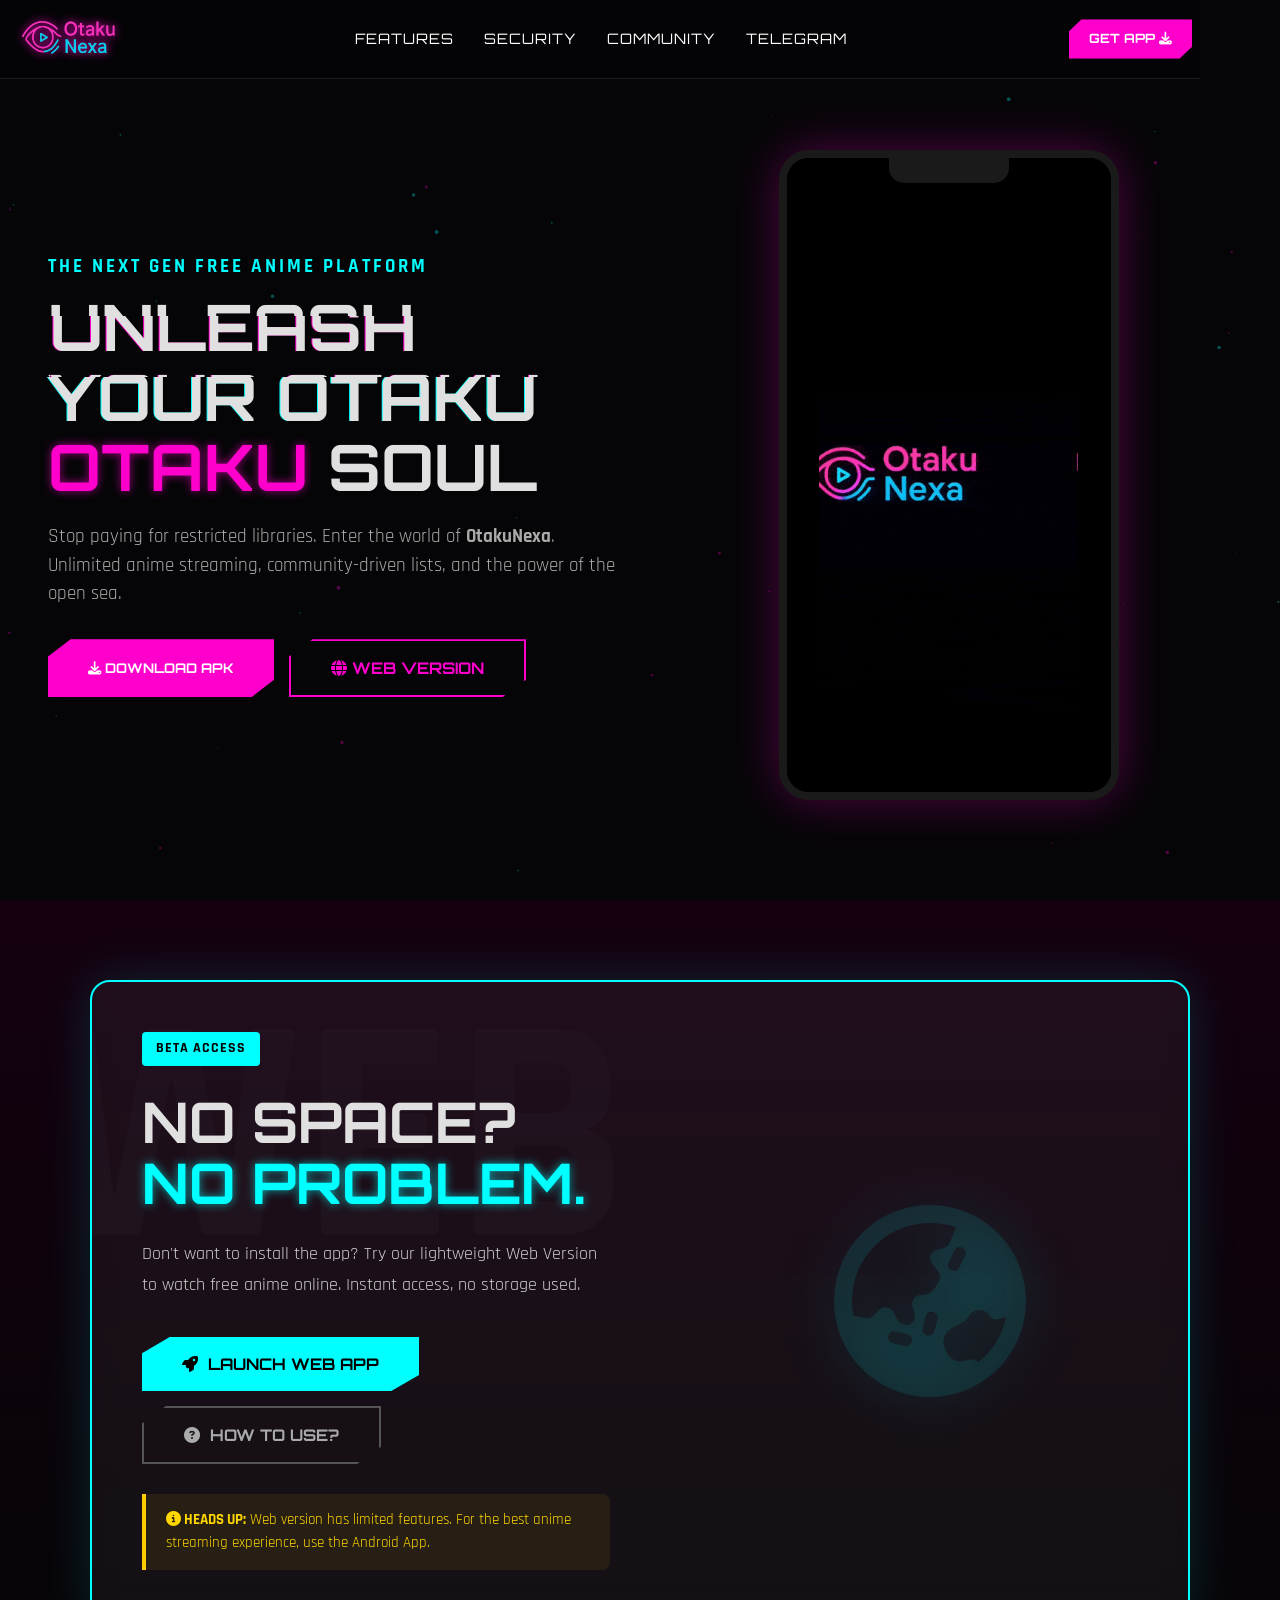
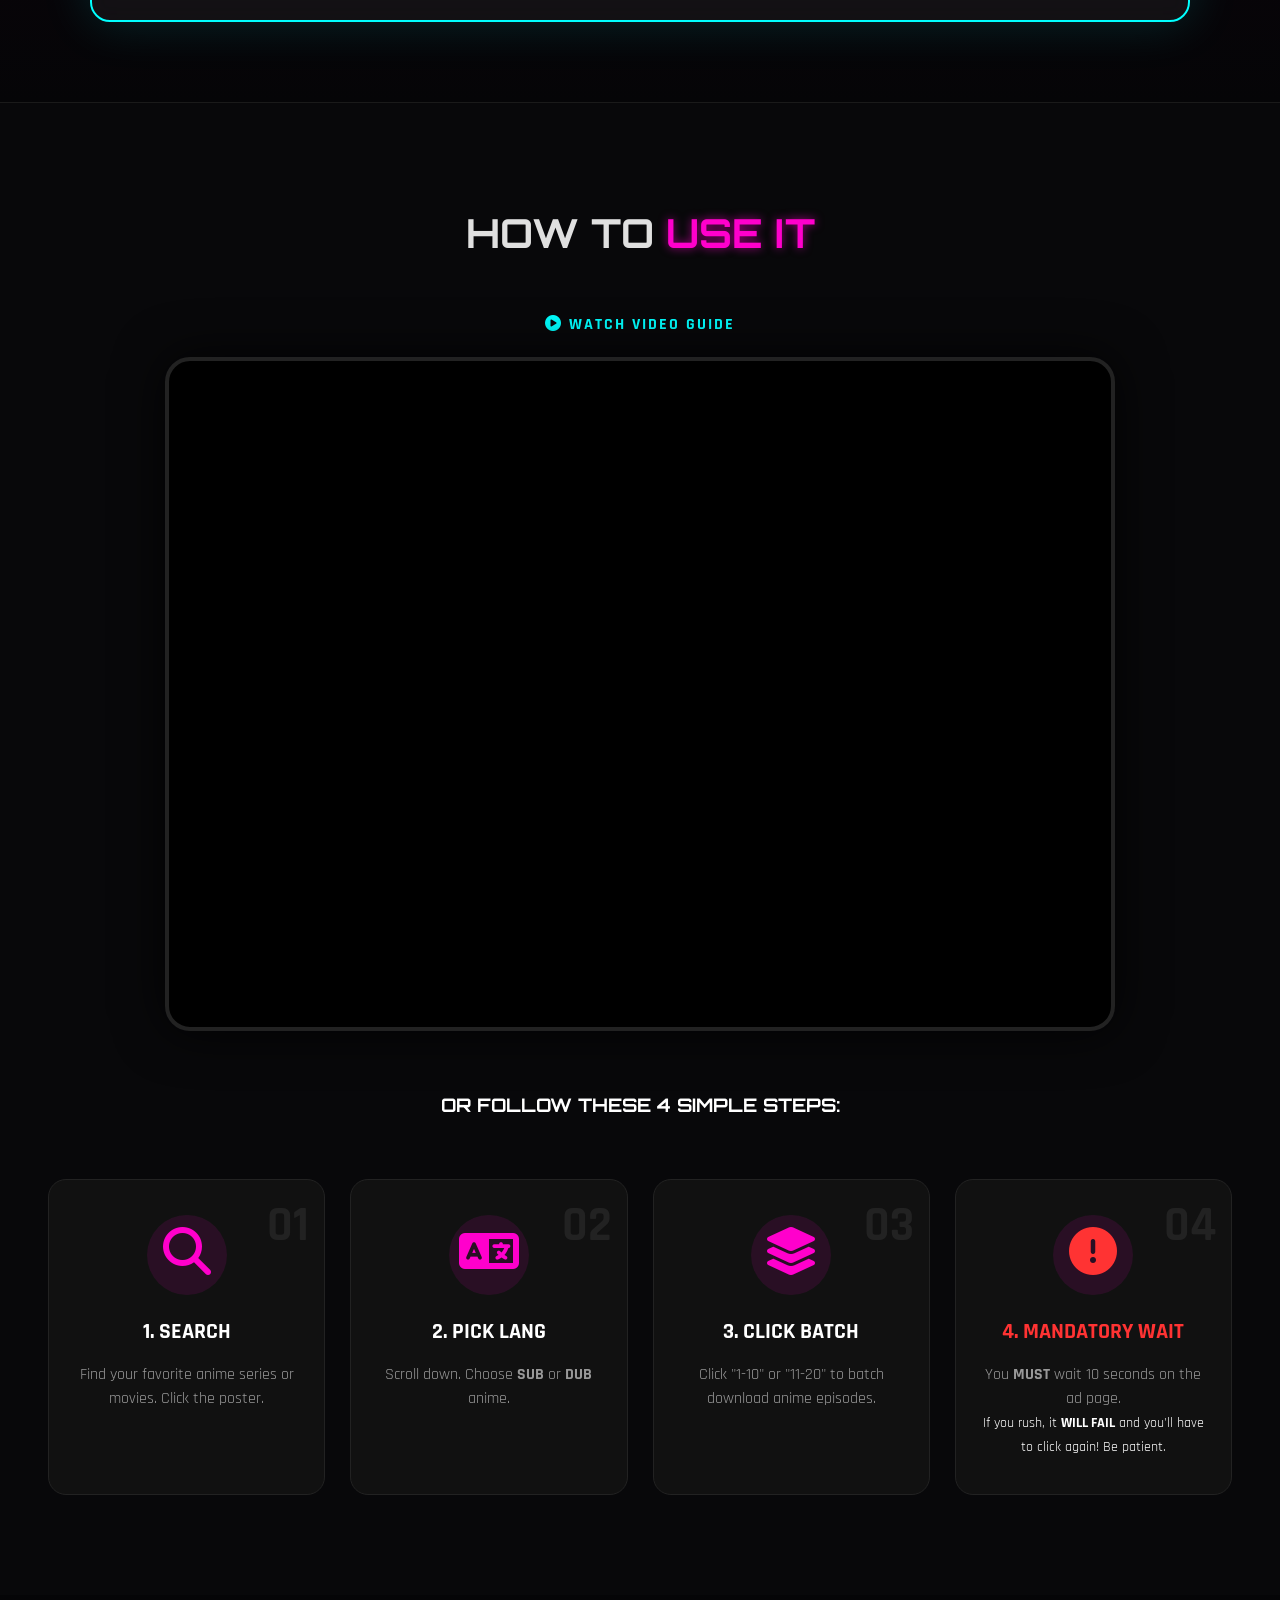
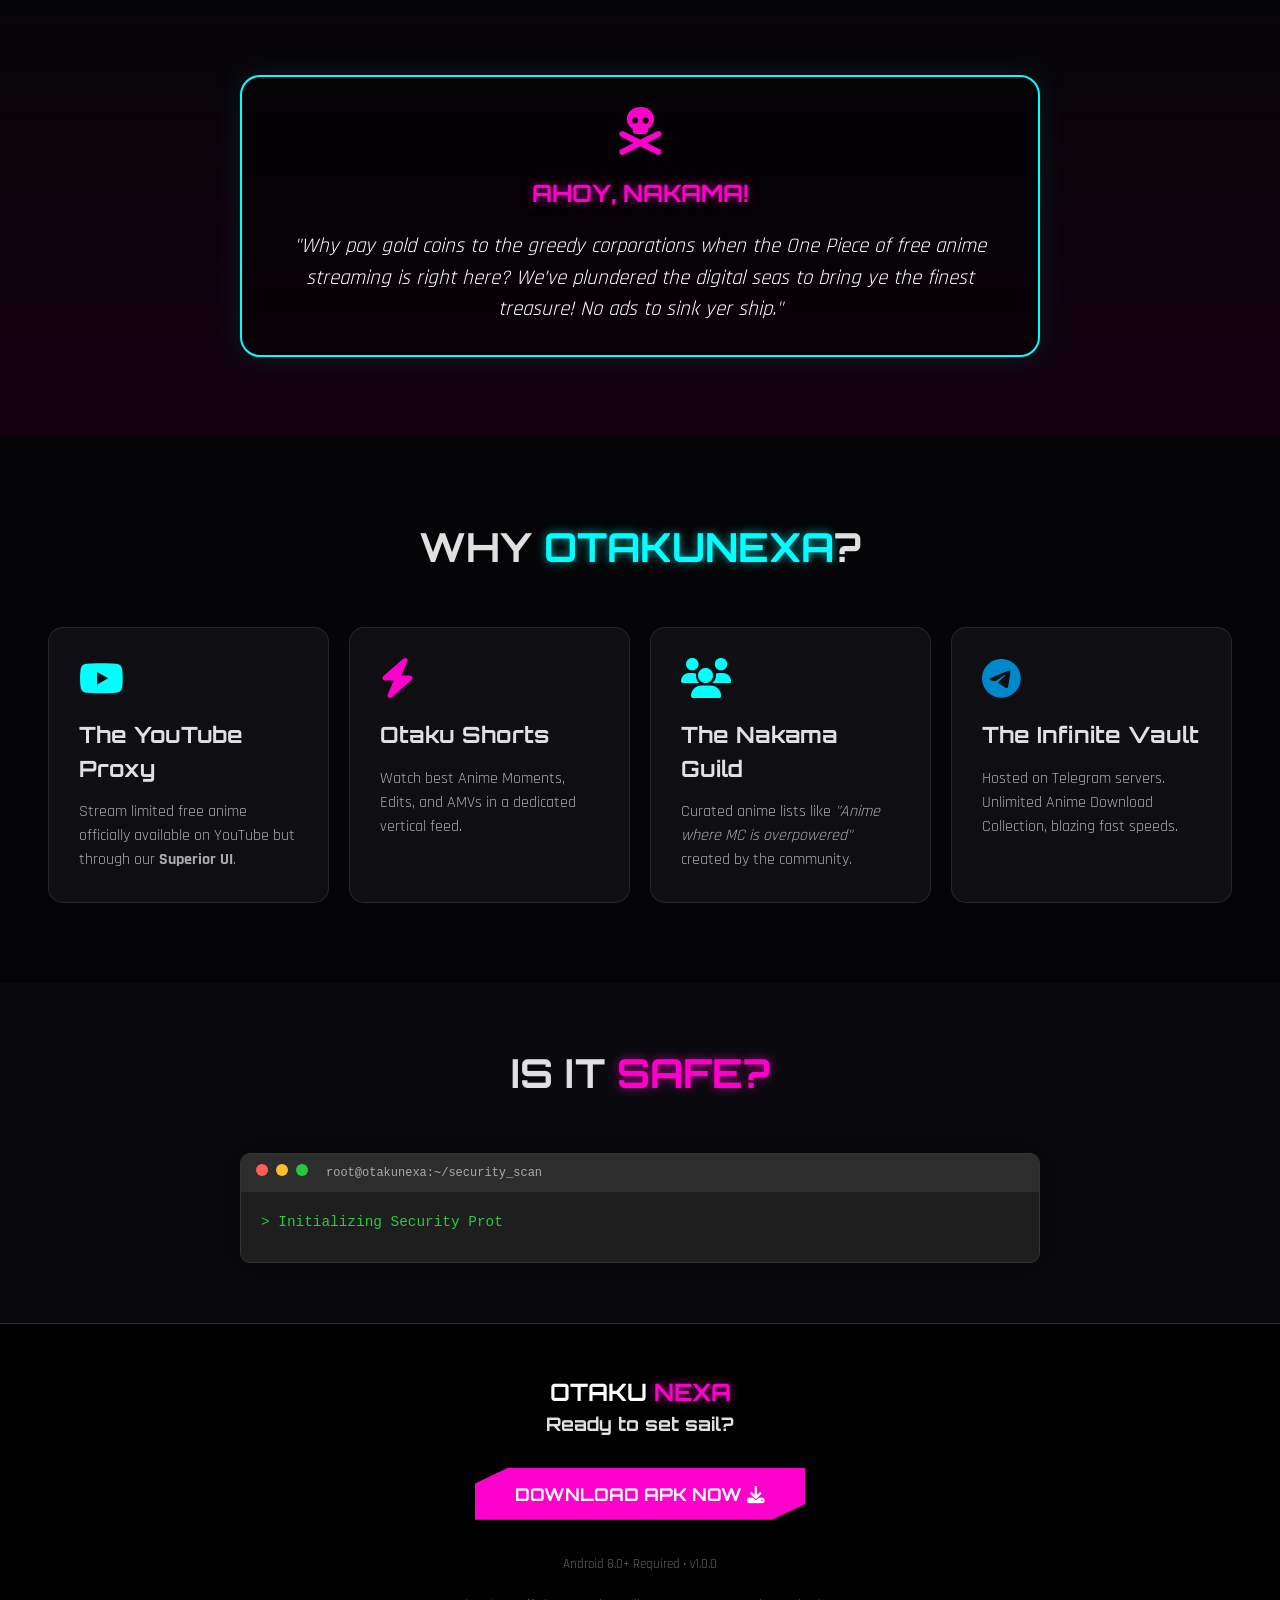
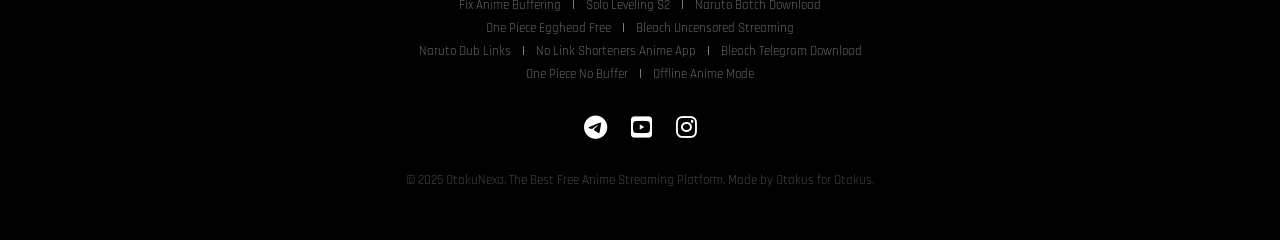
<file: index.html>
<!DOCTYPE html>
<html lang="en">

<head>
    <meta charset="UTF-8">
    <meta name="viewport" content="width=device-width, initial-scale=1.0">
    <meta name="application-name" content="OtaKuNexa">

    <title>OtakuNexa - Free Anime Streaming & Batch Download App</title>
    <meta name="description"
        content="Download OtakuNexa, the ultimate free anime streaming platform for Android. Watch and batch download HD anime, subbed and dubbed, with zero link shorteners.">
    <meta name="keywords"
        content="anime streaming platform, free anime, anime download, watch anime online, free anime app Android, batch download anime, ad-free anime, OtakuNexa, sub and dub anime">
    <meta name="robots" content="index, follow">
    <link rel="canonical" href="https://otakunexa.online/">

    <meta property="og:type" content="website">
    <meta property="og:url" content="https://otakunexa.online/">
    <meta property="og:title" content="OtakuNexa - The Ultimate Free Anime Haven">
    <meta property="og:description"
        content="Stream and batch download your favorite anime for free. Ad-free experience, 1080p quality, sub and dub available.">
    <meta property="og:site_name" content="OtakuNexa">
    <meta property="og:image" content="https://otakunexa.online/assets/search_icon.png">
    <meta property="twitter:card" content="summary_large_image">
    <meta property="twitter:url" content="https://otakunexa.online/">
    <meta property="twitter:title" content="OtakuNexa - Free Anime Streaming & Download App">
    <meta property="twitter:description"
        content="Stream and batch download your favorite anime for free. Ad-free experience, 1080p quality, no link shorteners.">
    <meta property="twitter:image" content="https://otakunexa.online/assets/search_icon.png">
    <script type="application/ld+json">
    {
      "@context": "https://schema.org",
      "@type": "SoftwareApplication",
      "name": "OtakuNexa",
      "operatingSystem": "Android",
      "applicationCategory": "EntertainmentApplication",
      "description": "The ultimate ad-free anime streaming and batch downloading application for Android. Features zero link shorteners, 1080p streaming, subbed and dubbed episodes, and an active community.",
      "offers": {
        "@type": "Offer",
        "price": "0",
        "priceCurrency": "USD"
      },
      "aggregateRating": {
        "@type": "AggregateRating",
        "ratingValue": "4.8",
        "ratingCount": "1250"
      }
    }
    </script>
    <script type="application/ld+json">
    {
      "@context": "https://schema.org",
      "@type": "WebSite",
      "name": "OtaKuNexa",
      "alternateName": ["OtakuNexa Anime", "OtakuNexa Streaming Platform"],
      "url": "https://otakunexa.online/"
    }
    </script>
    <link rel="icon" href="assets/search_icon.png" sizes="any">
    <link rel="preconnect" href="https://fonts.googleapis.com">
    <link rel="preconnect" href="https://fonts.gstatic.com" crossorigin>
    <link
        href="https://fonts.googleapis.com/css2?family=Orbitron:wght@400;700;900&family=Rajdhani:wght@300;500;700&display=swap"
        rel="stylesheet">
    <link rel="stylesheet" href="https://cdnjs.cloudflare.com/ajax/libs/font-awesome/6.4.0/css/all.min.css">

    <style>
        /* --- CORE VARIABLES & RESET --- */
        :root {
            --neon-pink: #FF00CC;
            --neon-cyan: #00FFFF;
            --bg-dark: #050507;
            --bg-panel: #0f0f13;
            --text-main: #e0e0e0;
            --font-head: 'Orbitron', sans-serif;
            --font-body: 'Rajdhani', sans-serif;
        }

        * {
            margin: 0;
            padding: 0;
            box-sizing: border-box;
        }

        body {
            background-color: var(--bg-dark);
            color: var(--text-main);
            font-family: var(--font-body);
            overflow-x: hidden;
            line-height: 1.5;
        }

        /* --- UTILITIES --- */
        .container {
            max-width: 1200px;
            margin: 0 auto;
            padding: 0 8px;
        }

        .highlight-pink {
            color: var(--neon-pink);
            text-shadow: 0 0 10px rgba(255, 0, 204, 0.6);
        }

        .highlight-cyan {
            color: var(--neon-cyan);
            text-shadow: 0 0 10px rgba(0, 255, 255, 0.6);
        }

        /* --- BUTTONS & DROPDOWN STYLES (UPDATED) --- */
        .btn {
            display: inline-block;
            padding: 15px 40px;
            font-family: var(--font-head);
            font-weight: 700;
            text-transform: uppercase;
            text-decoration: none;
            clip-path: polygon(10% 0, 100% 0, 100% 70%, 90% 100%, 0 100%, 0 30%);
            transition: all 0.3s ease;
            cursor: pointer;
            border: none;
            position: relative;
            z-index: 10;
        }

        .btn-primary {
            background: var(--neon-pink);
            color: white;
            box-shadow: 0 0 20px rgba(255, 0, 204, 0.4);
        }

        .btn-primary:hover {
            background: white;
            color: var(--neon-pink);
            box-shadow: 0 0 40px rgba(255, 0, 204, 0.8);
            transform: translateY(-2px);
        }

        .btn-secondary {
            background: transparent;
            border: 2px solid var(--neon-cyan);
            color: var(--neon-cyan);
        }

        .btn-secondary:hover {
            background: var(--neon-cyan);
            color: black;
            box-shadow: 0 0 20px rgba(0, 255, 255, 0.6);
        }

        /* --- CUSTOM DROPDOWN CSS --- */
        .dropdown {
            position: relative;
            display: inline-block;
        }

        .dropdown-content {
            display: none;
            position: absolute;
            background-color: rgba(15, 15, 19, 0.95);
            backdrop-filter: blur(10px);
            min-width: 220px;
            box-shadow: 0 0 25px rgba(255, 0, 204, 0.3);
            border: 1px solid var(--neon-pink);
            z-index: 1000;
            top: 100%;
            left: 0;
            margin-top: 5px;
        }

        /* Show the dropdown menu on hover */
        .dropdown:hover .dropdown-content {
            display: block;
            animation: fadeIn 0.3s ease;
        }

        .dropdown-content a {
            color: white;
            padding: 15px 20px;
            text-decoration: none;
            display: flex;
            align-items: center;
            justify-content: space-between;
            font-family: var(--font-body);
            font-size: 1rem;
            transition: 0.2s;
            border-bottom: 1px solid rgba(255, 255, 255, 0.1);
        }

        .dropdown-content a:last-child {
            border-bottom: none;
        }

        .dropdown-content a:hover {
            background-color: var(--neon-pink);
            color: white;
            padding-left: 25px;
        }

        .server-tag {
            font-size: 0.7rem;
            background: rgba(255, 255, 255, 0.2);
            padding: 2px 6px;
            border-radius: 4px;
            margin-left: 10px;
        }

        @keyframes fadeIn {
            from {
                opacity: 0;
                transform: translateY(-10px);
            }

            to {
                opacity: 1;
                transform: translateY(0);
            }
        }

        h1,
        h2,
        h3 {
            font-family: var(--font-head);
        }

        /* --- BACKGROUND PARTICLES --- */
        #particles {
            position: fixed;
            top: 0;
            left: 0;
            width: 100%;
            height: 100%;
            z-index: -1;
            opacity: 0.3;
        }

        /* --- NAVBAR --- */
        nav {
            display: flex;
            justify-content: space-between;
            align-items: center;
            padding: 20px 40px;
            background: rgba(5, 5, 7, 0.9);
            backdrop-filter: blur(10px);
            position: fixed;
            width: 100%;
            z-index: 100;
            border-bottom: 1px solid rgba(255, 255, 255, 0.1);
        }

        .logo-container img {
            height: 70px;
            filter: drop-shadow(0 0 5px var(--neon-pink));
        }

        .nav-links {
            display: flex;
            gap: 30px;
        }

        .nav-links a {
            color: white;
            text-decoration: none;
            font-family: var(--font-head);
            font-size: 0.9rem;
            letter-spacing: 1px;
            transition: 0.3s;
        }

        .nav-links a:hover {
            color: var(--neon-cyan);
            text-shadow: 0 0 8px var(--neon-cyan);
        }

        /* --- HERO SECTION --- */
        .hero {
            min-height: 100vh;
            display: flex;
            align-items: center;
            justify-content: space-between;
            padding-top: 100px;
            padding-bottom: 50px;
            position: relative;
            overflow: hidden;
        }

        .hero-content {
            flex: 1;
            padding-right: 50px;
            z-index: 2;
        }

        .hero-tagline {
            font-size: 1.2rem;
            color: var(--neon-cyan);
            letter-spacing: 3px;
            margin-bottom: 10px;
            font-weight: 700;
            text-transform: uppercase;
        }

        .hero h1 {
            font-size: 4rem;
            line-height: 1.1;
            margin-bottom: 20px;
            text-transform: uppercase;
        }

        .hero-desc {
            font-size: 1.2rem;
            margin-bottom: 30px;
            color: #aaa;
            max-width: 600px;
        }

        /* --- PHONE MOCKUP & INTERACTIVE UI --- */
        .hero-visual {
            flex: 1;
            display: flex;
            justify-content: center;
            position: relative;
        }

        .app-mockup {
            width: 340px;
            height: 650px;
            border-radius: 30px;
            border: 8px solid #1a1a1a;
            box-shadow: 0 0 50px rgba(255, 0, 204, 0.3), inset 0 0 20px rgba(0, 0, 0, 0.8);
            position: relative;
            z-index: 2;
            background: #000;
            overflow: hidden;
            animation: float 6s ease-in-out infinite;
        }

        .app-mockup::before {
            content: '';
            position: absolute;
            top: 0;
            left: 50%;
            transform: translateX(-50%);
            width: 120px;
            height: 25px;
            background: #1a1a1a;
            border-bottom-left-radius: 15px;
            border-bottom-right-radius: 15px;
            z-index: 30;
        }

        .screen-content {
            width: 100%;
            height: 100%;
            position: relative;
            background: #000;
        }

        /* LOADING SCREEN */
        .loading-screen {
            position: absolute;
            top: 0;
            left: 0;
            width: 100%;
            height: 100%;
            background: #000;
            z-index: 25;
            display: flex;
            align-items: center;
            justify-content: center;
            transition: opacity 0.5s ease;
        }

        .loading-screen img {
            width: 80%;
            height: auto;
            object-fit: contain;
        }

        /* STATUS BAR */
        .status-bar {
            position: absolute;
            top: 5px;
            left: 0;
            width: 100%;
            padding: 0 20px;
            display: flex;
            justify-content: space-between;
            align-items: center;
            color: white;
            font-size: 12px;
            font-weight: bold;
            z-index: 20;
            font-family: sans-serif;
            text-shadow: 0 1px 2px rgba(0, 0, 0, 0.8);
        }

        .status-icons i {
            margin-left: 5px;
            font-size: 10px;
        }

        /* APP INTERFACE */
        .app-interface {
            width: 100%;
            height: 100%;
            display: flex;
            flex-direction: column;
            opacity: 0;
            transition: opacity 0.5s ease;
        }

        .app-body {
            flex: 1;
            background: #111;
            position: relative;
            overflow: hidden;
            cursor: pointer;
            padding-top: 30px;
        }

        .app-body img {
            width: 100%;
            height: 100%;
            object-position: top;
            transition: opacity 0.3s ease;
        }

        /* NAVIGATION */
        .app-nav {
            height: 50px;
            background: rgba(20, 20, 20, 0.95);
            backdrop-filter: blur(5px);
            display: flex;
            justify-content: space-around;
            align-items: center;
            border-top: 1px solid #333;
            z-index: 5;
            padding-bottom: 5px;
        }

        .nav-item {
            color: #666;
            cursor: pointer;
            transition: 0.2s;
            display: flex;
            flex-direction: column;
            align-items: center;
            gap: 2px;
        }

        .nav-item i {
            font-size: 1rem;
        }

        .nav-item span {
            font-size: 0.6rem;
            font-weight: 500;
        }

        .nav-item:hover,
        .nav-item.active {
            color: var(--neon-pink);
        }

        /* ANIMATIONS */
        .glitch-text {
            position: relative;
        }

        .glitch-text::before,
        .glitch-text::after {
            content: attr(data-text);
            position: absolute;
            top: 0;
            left: 0;
            width: 100%;
            height: 100%;
            background: var(--bg-dark);
        }

        .glitch-text::before {
            left: 2px;
            text-shadow: -1px 0 var(--neon-pink);
            clip: rect(24px, 550px, 90px, 0);
            animation: glitch-anim-2 3s infinite linear alternate-reverse;
        }

        .glitch-text::after {
            left: -2px;
            text-shadow: -1px 0 var(--neon-cyan);
            clip: rect(85px, 550px, 140px, 0);
            animation: glitch-anim 2.5s infinite linear alternate-reverse;
        }

        @keyframes glitch-anim {
            0% {
                clip: rect(14px, 9999px, 122px, 0);
            }

            100% {
                clip: rect(69px, 9999px, 18px, 0);
            }
        }

        @keyframes glitch-anim-2 {
            0% {
                clip: rect(122px, 9999px, 14px, 0);
            }

            100% {
                clip: rect(18px, 9999px, 69px, 0);
            }
        }

        @keyframes float {
            0% {
                transform: translateY(0px);
            }

            50% {
                transform: translateY(-15px);
            }

            100% {
                transform: translateY(0px);
            }
        }

        /* --- SECTIONS --- */
        .pirate-section {
            padding: 80px 0;
            text-align: center;
            background: linear-gradient(180deg, var(--bg-dark) 0%, #150010 100%);
        }

        .pirate-box {
            border: 2px solid var(--neon-cyan);
            background: rgba(0, 0, 0, 0.6);
            padding: 30px;
            border-radius: 20px;
            max-width: 800px;
            margin: 0 auto;
            box-shadow: 0 0 30px rgba(0, 255, 255, 0.1);
        }

        .pirate-icon {
            font-size: 3rem;
            color: var(--neon-pink);
            margin-bottom: 20px;
        }

        .pirate-text {
            font-size: 1.3rem;
            font-style: italic;
            color: #fff;
        }

        .features {
            padding: 80px 0;
            background: var(--bg-dark);
        }

        .section-title {
            text-align: center;
            font-size: 2.5rem;
            margin-bottom: 50px;
            text-transform: uppercase;
        }

        .grid {
            display: grid;
            grid-template-columns: repeat(auto-fit, minmax(280px, 1fr));
            gap: 20px;
        }

        .card {
            background: var(--bg-panel);
            padding: 30px;
            border-radius: 15px;
            border: 1px solid rgba(255, 255, 255, 0.1);
            transition: 0.3s;
            position: relative;
            overflow: hidden;
        }

        .card::before {
            content: '';
            position: absolute;
            top: 0;
            left: 0;
            width: 4px;
            height: 100%;
            background: var(--neon-pink);
            transform: scaleY(0);
            transition: 0.3s;
        }

        .card:hover {
            transform: translateY(-10px);
            box-shadow: 0 10px 30px rgba(0, 0, 0, 0.5);
        }

        .card:hover::before {
            transform: scaleY(1);
        }

        .card-icon {
            font-size: 2.5rem;
            margin-bottom: 20px;
            color: var(--neon-cyan);
        }

        .card h3 {
            margin-bottom: 15px;
            font-size: 1.4rem;
        }

        .card p {
            color: #aaa;
            font-size: 1rem;
        }

        .safety-section {
            padding: 60px 0;
            background: #0a0a0e;
        }

        .terminal-window {
            background: #1e1e1e;
            border-radius: 10px;
            box-shadow: 0 0 40px rgba(0, 0, 0, 0.5);
            font-family: 'Courier New', Courier, monospace;
            max-width: 800px;
            margin: 0 auto;
            overflow: hidden;
            border: 1px solid #333;
        }

        .terminal-header {
            background: #2d2d2d;
            padding: 10px 15px;
            display: flex;
            gap: 8px;
        }

        .dot {
            width: 12px;
            height: 12px;
            border-radius: 50%;
        }

        .red {
            background: #ff5f56;
        }

        .yellow {
            background: #ffbd2e;
        }

        .green {
            background: #27c93f;
        }

        .terminal-body {
            padding: 20px;
            color: #27c93f;
            font-size: 0.9rem;
        }

        .scan-line {
            margin-bottom: 8px;
            display: block;
            word-break: break-all;
        }

        .scan-success {
            color: var(--neon-cyan);
            font-weight: bold;
            margin-top: 20px;
            border: 1px solid var(--neon-cyan);
            padding: 10px;
            display: inline-block;
        }

        footer {
            padding: 50px 0;
            background: black;
            text-align: center;
            border-top: 1px solid #333;
        }

        .social-icons a {
            color: white;
            font-size: 1.5rem;
            margin: 0 10px;
            transition: 0.3s;
        }

        .social-icons a:hover {
            color: var(--neon-pink);
        }

        /* --- RESPONSIVE MOBILE TWEAKS --- */
        @media (max-width: 992px) {
            .hero h1 {
                font-size: 3rem;
            }

            .app-mockup {
                width: 280px;
                height: 580px;
            }
        }

        /* --- WEB VERSION SECTION --- */
        .web-section {
            padding: 80px 0;
            background: linear-gradient(180deg, #150010 0%, var(--bg-dark) 100%);
            text-align: center;
        }

        .web-card {
            background: rgba(255, 255, 255, 0.05);
            border: 2px solid var(--neon-cyan);
            border-radius: 20px;
            padding: 50px;
            max-width: 1100px;
            margin: 0 auto;
            backdrop-filter: blur(10px);
            position: relative;
            overflow: hidden;
            box-shadow: 0 0 50px rgba(0, 255, 255, 0.15);
            display: flex;
            flex-direction: column;
            justify-content: center;
        }

        .web-card::before {
            content: 'WEB';
            position: absolute;
            font-size: 20rem;
            opacity: 0.02;
            font-weight: 900;
            top: -80px;
            left: -50px;
            pointer-events: none;
            color: white;
        }

        .web-grid {
            display: flex;
            flex-direction: row;
            align-items: center;
            justify-content: space-between;
            gap: 60px;
            text-align: left;
            position: relative;
            z-index: 2;
        }

        .web-info {
            flex: 1;
        }

        .web-visual {
            flex: 0.8;
            display: flex;
            justify-content: center;
            align-items: center;
        }

        .web-tag {
            background: var(--neon-cyan);
            color: #000;
            padding: 6px 14px;
            font-weight: 800;
            border-radius: 4px;
            font-size: 0.9rem;
            letter-spacing: 1px;
            display: inline-block;
            margin-bottom: 25px;
        }

        .web-title {
            font-size: 3.5rem;
            line-height: 1.1;
            margin-bottom: 25px;
            text-transform: uppercase;
        }

        .web-desc {
            color: #ccc;
            margin-bottom: 35px;
            font-size: 1.1rem;
            line-height: 1.8;
            max-width: 90%;
        }

        .btn-group {
            display: flex;
            gap: 15px;
            flex-wrap: wrap;
        }

        .btn-glow {
            animation: pulse-glow 2s infinite;
        }

        @keyframes pulse-glow {
            0% {
                box-shadow: 0 0 0 0 rgba(0, 255, 255, 0.4);
            }

            70% {
                box-shadow: 0 0 0 15px rgba(0, 255, 255, 0);
            }

            100% {
                box-shadow: 0 0 0 0 rgba(0, 255, 255, 0);
            }
        }

        .disclaimer-box {
            margin-top: 30px;
            padding: 15px 20px;
            border-left: 4px solid #ffcc00;
            background: rgba(255, 204, 0, 0.08);
            color: #ffd700;
            font-size: 0.95rem;
            border-radius: 0 8px 8px 0;
            max-width: 90%;
        }

        /* --- TUTORIAL SECTION --- */
        .tutorial-section {
            padding: 100px 0;
            background: #08080a;
            position: relative;
            border-top: 1px solid #1a1a1a;
        }

        .step-container {
            margin-top: 60px;
            display: grid;
            grid-template-columns: repeat(auto-fit, minmax(260px, 1fr));
            gap: 25px;
        }

        .step-card {
            background: #111;
            border-radius: 18px;
            padding: 35px 25px;
            border: 1px solid #222;
            text-align: center;
            transition: 0.3s;
            position: relative;
            overflow: hidden;
        }

        .step-card:hover {
            transform: translateY(-8px);
            border-color: var(--neon-cyan);
            box-shadow: 0 10px 40px rgba(0, 255, 255, 0.1);
        }

        .step-icon {
            font-size: 3rem;
            color: var(--neon-pink);
            margin-bottom: 20px;
            background: rgba(255, 0, 204, 0.1);
            width: 80px;
            height: 80px;
            line-height: 80px;
            border-radius: 50%;
            margin: 0 auto 20px auto;
        }

        .step-card h4 {
            font-size: 1.4rem;
            color: white;
            margin-bottom: 15px;
            font-weight: 700;
            text-transform: uppercase;
        }

        .step-card p {
            color: #999;
            font-size: 1rem;
            line-height: 1.5;
        }

        .step-num {
            position: absolute;
            top: 10px;
            right: 15px;
            font-size: 3rem;
            font-weight: 900;
            color: #222;
            z-index: 0;
            pointer-events: none;
        }

        .video-wrapper {
            position: relative;
            padding-bottom: 56.25%;
            /* 16:9 */
            height: 0;
            overflow: hidden;
            border-radius: 25px;
            border: 4px solid #222;
            box-shadow: 0 0 50px rgba(0, 0, 0, 0.8);
            margin: 0 auto 60px auto;
            max-width: 950px;
            background: #000;
        }

        .video-wrapper iframe {
            position: absolute;
            top: 0;
            left: 0;
            width: 100%;
            height: 100%;
        }

        .video-label {
            text-align: center;
            color: var(--neon-cyan);
            margin-bottom: 20px;
            font-weight: bold;
            letter-spacing: 2px;
            text-transform: uppercase;
        }

        /* --- RESPONSIVE ADJUSTMENTS --- */
        @media (max-width: 992px) {
            .web-title {
                font-size: 2.8rem;
            }

            .web-grid {
                gap: 30px;
            }

            /* Existing Mobile Tweaks */
            .hero h1 {
                font-size: 3rem;
            }

            .app-mockup {
                width: 280px;
                height: 580px;
            }
        }

        @media (max-width: 768px) {

            /* Web Section Mobile Fixes */
            .web-section {
                padding: 60px 0;
            }

            .web-card {
                padding: 30px 20px;
                border-width: 1px;
            }

            .web-grid {
                flex-direction: column-reverse;
                text-align: center;
                gap: 30px;
            }

            .web-visual {
                display: none;
            }

            /* Hide visual on mobile to save space and focus on CTA */
            .web-info {
                width: 100%;
            }

            .web-title {
                font-size: 2.2rem;
                margin-bottom: 15px;
            }

            .web-desc {
                margin: 0 auto 25px auto;
                font-size: 1rem;
                max-width: 100%;
            }

            .btn-group {
                justify-content: center;
                flex-direction: column;
                gap: 10px;
            }

            .btn-group .btn {
                width: 100%;
            }

            .disclaimer-box {
                text-align: left;
                margin: 30px auto 0 auto;
                max-width: 100%;
                font-size: 0.85rem;
            }

            /* Tutorial Mobile Fixes */
            .tutorial-section {
                padding: 60px 0;
            }

            .step-container {
                grid-template-columns: 1fr;
                gap: 20px;
            }

            .step-card {
                display: flex;
                flex-direction: row;
                align-items: center;
                padding: 20px;
                text-align: left;
                gap: 20px;
            }

            .step-icon {
                width: 60px;
                height: 60px;
                line-height: 60px;
                font-size: 1.8rem;
                margin: 0;
                flex-shrink: 0;
            }

            .step-content {
                flex: 1;
            }

            .step-card h4 {
                margin-bottom: 5px;
                font-size: 1.2rem;
            }

            .step-card p {
                font-size: 0.9rem;
            }

            .step-num {
                display: none;
            }

            /* Hide big number on mobile */
            /* Maintain Existing Nav/Hero Fixes */
            nav {
                padding: 15px 20px;
            }

            .nav-links {
                display: none;
            }

            .logo-container img {
                height: 55px;
            }

            .hero {
                flex-direction: column;
                text-align: center;
                height: auto;
                padding-top: 100px;
                padding-bottom: 50px;
            }

            .hero-content {
                padding-right: 0;
                margin-bottom: 40px;
            }

            .hero h1 {
                font-size: 2.5rem;
                margin-bottom: 15px;
            }

            .hero-desc {
                font-size: 1rem;
                margin-bottom: 25px;
            }

            .app-mockup {
                width: 260px;
                height: 540px;
                margin: 0 auto;
                border-width: 6px;
            }

            .app-nav {
                height: 45px;
            }

            .nav-item i {
                font-size: 0.9rem;
            }

            .pirate-section,
            .features,
            .safety-section,
            .web-section,
            .tutorial-section {
                padding: 50px 0;
            }

            .section-title {
                font-size: 2rem;
                margin-bottom: 30px;
            }

            .pirate-box {
                padding: 20px;
            }

            .pirate-text {
                font-size: 1.1rem;
            }

            .hero-content .btn {
                width: 100%;
                margin-bottom: 10px;
                display: block;
                text-align: center;
                padding: 12px 20px;
            }

            /* Responsive Dropdown Adjustment */
            .dropdown {
                display: block;
                width: 100%;
                margin-bottom: 10px;
            }

            .dropdown button {
                width: 100%;
            }

            .dropdown-content {
                width: 100%;
                position: relative;
            }
        }
    </style>
</head>

<body>
    <canvas id="particles"></canvas>
    <nav class="container">
        <div class="logo-container">
            <img src="assets/logo.png" alt="OtakuNexa - Free Anime Streaming and Download App Logo"
                onerror="this.style.display='none'; this.nextElementSibling.style.display='block'">
            <span
                style="display:none; font-family:var(--font-head); font-weight:900; color:white; font-size:1.5rem;">OTAKU<span
                    class="highlight-pink">NEXA</span></span>
        </div>
        <div class="nav-links">
            <a href="#features" title="Anime App Features">FEATURES</a>
            <a href="#safety" title="Safe Anime Streaming">SECURITY</a>
            <a href="#community" title="Otaku Community">COMMUNITY</a>
            <a href="https://t.me/+G3e4doiQXFExMzU1" target="_blank" title="Join OtakuNexa Telegram">TELEGRAM</a>
        </div>
        <a href="#" id="nav-btn-download" class="btn btn-primary btn-download-main"
            style="padding: 10px 20px; font-size: 0.8rem;" aria-label="Get Free Anime App">
            Get App <i class="fas fa-download"></i>
        </a>
    </nav>
    <section class="hero container">
        <div class="hero-content">
            <div class="hero-tagline">The Next Gen Free Anime Platform</div>
            <h1 class="glitch-text" data-text="UNLEASH YOUR OTAKU SOUL">UNLEASH YOUR <br><span
                    class="highlight-pink">OTAKU</span> SOUL</h1>
            <p class="hero-desc">
                Stop paying for restricted libraries. Enter the world of <strong>OtakuNexa</strong>. Unlimited
                anime streaming, community-driven lists, and the power of the open sea.
            </p>
            <div style="display: flex; flex-direction: column; gap: 10px; width: 100%;">
                <div style="display: flex; gap: 15px; flex-wrap: wrap; justify-content: flex-start;">
                    <button id="hero-btn-download" class="btn btn-primary btn-download-main"
                        aria-label="Download Anime APK">
                        <i class="fas fa-download"></i> Download APK
                    </button>
                    <a href="javascript:void(0)" id="hero-btn-web" class="btn btn-secondary"
                        style="border-color: var(--neon-pink); color: var(--neon-pink);"
                        title="Watch Anime Online Web Version">
                        <i class="fas fa-globe"></i> Web Version
                    </a>
                </div>
                <div class="download-help-text"
                    style="display: none; font-size: 0.9rem; color: #aaa; margin-top: 5px; animation: fadeIn 0.5s ease;">
                    Downloading... Link didn't work? <a href="#" class="link-backup highlight-cyan"
                        style="text-decoration: underline; font-weight: bold;">Click for Backup Server</a>
                </div>
            </div>
        </div>
        <div class="hero-visual">
            <div class="app-mockup">
                <div class="screen-content">
                    <div class="loading-screen" id="loading-screen">
                        <img src="assets/splash.gif" alt="OtakuNexa Anime Streaming App Loading">
                    </div>
                    <div class="status-bar">
                        <span id="phone-time">12:30</span>
                        <div class="status-icons">
                            <i class="fas fa-signal"></i>
                            <i class="fas fa-wifi"></i>
                            <i class="fas fa-battery-three-quarters"></i>
                        </div>
                    </div>
                    <div class="app-interface" id="app-interface">
                        <div class="app-body" onclick="shuffleRandomImage()"
                            title="Tap to see more free anime app screenshots">
                            <img id="app-screen-img" src="assets/home.jpg"
                                alt="OtakuNexa Android App Interface for Free Anime">
                        </div>
                        <div class="app-nav">
                            <div class="nav-item active" onclick="manualSwitch(0)">
                                <i class="fas fa-home"></i>
                                <span>Home</span>
                            </div>
                            <div class="nav-item" onclick="manualSwitch(1)">
                                <i class="fas fa-bolt"></i>
                                <span>Shorts</span>
                            </div>
                            <div class="nav-item" onclick="manualSwitch(2)">
                                <i class="fas fa-users"></i>
                                <span>Club</span>
                            </div>
                            <div class="nav-item" onclick="manualSwitch(3)">
                                <i class="fas fa-user"></i>
                                <span>Me</span>
                            </div>
                        </div>
                    </div>
                </div>
            </div>
        </div>
    </section>
    <section id="web-version" class="web-section">
        <div class="container">
            <div class="web-card">
                <div class="web-grid">
                    <div class="web-info">
                        <span class="web-tag">BETA ACCESS</span>
                        <h2 class="web-title">NO SPACE? <br><span class="highlight-cyan">NO PROBLEM.</span></h2>
                        <p class="web-desc">
                            Don't want to install the app? Try our lightweight Web Version to watch free anime online.
                            Instant access, no storage used.
                        </p>
                        <div class="btn-group">
                            <a href="#" id="btn-web-launch" class="btn btn-primary btn-glow"
                                style="background: var(--neon-cyan); color: black;"
                                title="Launch Web Anime Streaming Platform">
                                <i class="fas fa-rocket"></i>&nbsp; LAUNCH WEB APP
                            </a>
                            <a href="#tutorial" class="btn btn-secondary" style="border-color: #555; color: #aaa;"
                                title="How to watch and download anime">
                                <i class="fas fa-question-circle"></i>&nbsp; HOW TO USE?
                            </a>
                        </div>
                        <div class="disclaimer-box">
                            <strong><i class="fas fa-info-circle"></i> HEADS UP:</strong>
                            Web version has limited features. For the best anime streaming experience, use the Android
                            App.
                        </div>
                    </div>
                    <div class="web-visual">
                        <i class="fas fa-globe-asia"
                            style="font-size: 12rem; color: rgba(0, 255, 255, 0.1); filter: drop-shadow(0 0 30px var(--neon-cyan)); animation: float 4s ease-in-out infinite;"></i>
                    </div>
                </div>
            </div>
        </div>
    </section>
    <section id="tutorial" class="tutorial-section">
        <div class="container">
            <h2 class="section-title">HOW TO <span class="highlight-pink">USE IT</span></h2>
            <p class="video-label"><i class="fas fa-play-circle"></i> WATCH VIDEO GUIDE</p>
            <div class="video-wrapper">
                <iframe id="tutorial-video" src="" title="OtakuNexa Anime Streaming Tutorial" frameborder="0"
                    allow="accelerometer; autoplay; clipboard-write; encrypted-media; gyroscope; picture-in-picture"
                    allowfullscreen></iframe>
            </div>
            <h3 style="text-align: center; margin-bottom: 30px; font-family: var(--font-head); color: #fff;">OR FOLLOW
                THESE 4 SIMPLE STEPS:</h3>
            <div class="step-container">
                <div class="step-card">
                    <div class="step-num">01</div>
                    <div class="step-icon"><i class="fas fa-search"></i></div>
                    <div class="step-content">
                        <h4>1. SEARCH</h4>
                        <p>Find your favorite anime series or movies. Click the poster.</p>
                    </div>
                </div>
                <div class="step-card">
                    <div class="step-num">02</div>
                    <div class="step-icon"><i class="fas fa-language"></i></div>
                    <div class="step-content">
                        <h4>2. PICK LANG</h4>
                        <p>Scroll down. Choose <strong>SUB</strong> or <strong>DUB</strong> anime.</p>
                    </div>
                </div>
                <div class="step-card">
                    <div class="step-num">03</div>
                    <div class="step-icon"><i class="fas fa-layer-group"></i></div>
                    <div class="step-content">
                        <h4>3. CLICK BATCH</h4>
                        <p>Click "1-10" or "11-20" to batch download anime episodes.</p>
                    </div>
                </div>
                <div class="step-card">
                    <div class="step-num">04</div>
                    <div class="step-icon"><i class="fas fa-exclamation-circle" style="color: #ff3333;"></i></div>
                    <div class="step-content">
                        <h4 style="color: #ff3333;">4. MANDATORY WAIT</h4>
                        <p>You <strong>MUST</strong> wait 10 seconds on the ad page. <br>
                            <span style="font-size: 0.9rem; color: #fff;">If you rush, it <strong>WILL FAIL</strong> and
                                you'll have to click again! Be patient.</span>
                        </p>
                    </div>
                </div>
            </div>
        </div>
    </section>
    <section class="pirate-section">
        <div class="container">
            <div class="pirate-box">
                <i class="fas fa-skull-crossbones pirate-icon"></i>
                <h2 class="highlight-pink" style="margin-bottom: 20px;">AHOY, NAKAMA!</h2>
                <p class="pirate-text">
                    "Why pay gold coins to the greedy corporations when the One Piece of free anime streaming is right
                    here? We’ve
                    plundered the digital seas to bring ye the finest treasure! No ads to sink yer ship."
                </p>
            </div>
        </div>
    </section>
    <section id="features" class="features">
        <div class="container">
            <h2 class="section-title">Why <span class="highlight-cyan">OtakuNexa</span>?</h2>
            <div class="grid">
                <div class="card">
                    <i class="fab fa-youtube card-icon"></i>
                    <h3>The YouTube Proxy</h3>
                    <p>Stream limited free anime officially available on YouTube but through our <strong>Superior
                            UI</strong>.</p>
                </div>
                <div class="card">
                    <i class="fas fa-bolt card-icon" style="color: var(--neon-pink);"></i>
                    <h3>Otaku Shorts</h3>
                    <p>Watch best Anime Moments, Edits, and AMVs in a dedicated vertical feed.</p>
                </div>
                <div class="card">
                    <i class="fas fa-users card-icon"></i>
                    <h3>The Nakama Guild</h3>
                    <p>Curated anime lists like <em>"Anime where MC is overpowered"</em> created by the community.</p>
                </div>
                <div class="card">
                    <i class="fab fa-telegram card-icon" style="color: #0088cc;"></i>
                    <h3>The Infinite Vault</h3>
                    <p>Hosted on Telegram servers. Unlimited Anime Download Collection, blazing fast speeds.</p>
                </div>
            </div>
        </div>
    </section>
    <section id="safety" class="safety-section">
        <div class="container">
            <h2 class="section-title">Is It <span class="highlight-pink">Safe?</span></h2>
            <div class="terminal-window">
                <div class="terminal-header">
                    <div class="dot red"></div>
                    <div class="dot yellow"></div>
                    <div class="dot green"></div>
                    <span style="color: #aaa; font-size: 12px; margin-left: 10px;">root@otakunexa:~/security_scan</span>
                </div>
                <div class="terminal-body" id="terminal-content"></div>
            </div>
        </div>
    </section>
    <footer id="download">
        <div class="container">
            <div class="footer-logo">
                <h2 style="font-family: var(--font-head); color: white;">OTAKU <span class="highlight-pink">NEXA</span>
                </h2>
            </div>
            <h3 style="margin-bottom: 30px;">Ready to set sail?</h3>
            <div
                style="margin-bottom: 35px; display: inline-flex; flex-direction: column; align-items: center; gap: 10px;">
                <button id="footer-btn-download" class="btn btn-primary btn-download-main" style="font-size: 1.1rem;"
                    aria-label="Download Anime Streaming APK">
                    DOWNLOAD APK NOW <i class="fas fa-download"></i>
                </button>
                <div class="download-help-text"
                    style="display: none; font-size: 0.9rem; color: #aaa; animation: fadeIn 0.5s ease;">
                    Downloading... Link didn't work? <br><a href="#" class="link-backup highlight-cyan"
                        style="text-decoration: underline; font-weight: bold;">Click for Backup Server</a>
                </div>
            </div>
            <p style="color: #666; font-size: 0.8rem; margin-bottom: 20px;">Android 8.0+ Required • v1.0.0</p>
            <div style="margin-bottom: 25px; font-size: 0.8rem; line-height: 1.8;">
                <a href="fix-anime-buffering.html" style="color:#666; text-decoration:none; margin:0 8px;">Fix
                    Anime Buffering</a> |
                <a href="watch-solo-leveling.html" style="color:#666; text-decoration:none; margin:0 8px;">Solo Leveling
                    S2</a> |
                <a href="naruto-shippuden-telegram-download.html"
                    style="color:#666; text-decoration:none; margin:0 8px;">Naruto Batch Download</a> <br>
                <a href="watch-one-piece-egghead-free.html" style="color:#666; text-decoration:none; margin:0 8px;">One
                    Piece Egghead Free</a> |
                <a href="bleach-tybw-uncensored-batch.html"
                    style="color:#666; text-decoration:none; margin:0 8px;">Bleach Uncensored Streaming</a> <br>
                <a href="naruto-shippuden-telegram-channel-english-dub.html"
                    style="color:#666; text-decoration:none; margin:0 8px;">Naruto Dub Links</a> |
                <a href="anime-batch-downloader-no-link-shortener.html"
                    style="color:#666; text-decoration:none; margin:0 8px;">No Link Shorteners Anime App</a> |
                <a href="bleach-tybw-uncensored-telegram-link.html"
                    style="color:#666; text-decoration:none; margin:0 8px;">Bleach Telegram Download</a> <br>
                <a href="watch-one-piece-egghead-no-buffering.html"
                    style="color:#666; text-decoration:none; margin:0 8px;">One Piece No Buffer</a> |
                <a href="how-to-download-anime-offline-android.html"
                    style="color:#666; text-decoration:none; margin:0 8px;">Offline Anime Mode</a>
            </div>
            <div class="social-icons">
                <a href="https://t.me/+G3e4doiQXFExMzU1" title="Join OtakuNexa Anime Telegram"><i
                        class="fab fa-telegram"></i></a>
                <a href="https://www.youtube.com/@OtaKuNexa_official" title="OtakuNexa Anime YouTube"><i
                        class="fab fa-youtube-square"></i></a>
                <a href="https://www.instagram.com/otakunexa_official" title="OtakuNexa Anime Instagram"><i
                        class="fab fa-instagram"></i></a>
            </div>
            <br>
            <p style="color: #444; font-size: 0.8rem;">&copy; 2025 OtakuNexa. The Best Free Anime Streaming Platform.
                Made by Otakus for Otakus.</p>
        </div>
    </footer>
    <script>
        // --- PHONE INTERACTION LOGIC ---
        // FIX 2: EXPANDED IMAGE LIST
        const appImages = [
            'assets/home.jpg',
            'assets/navigation.jpg',
            'assets/shorts.jpg',     // Index 1
            'assets/community.jpg',  // Index 2
            'assets/profile1.jpg',   // Index 3
            'assets/profile2.jpg',    // Index 4 (Extra)
            'assets/details1.jpg',     // Index 5 (Extra)
            'assets/details2.jpg'    // Index 6 (Extra)
        ];
        let currentIndex = 0;
        let slideInterval;
        function initPhone() {
            const loader = document.getElementById('loading-screen');
            const interface = document.getElementById('app-interface');
            const timeDisplay = document.getElementById('phone-time');
            // Set real time
            const now = new Date();
            timeDisplay.innerText = now.getHours() + ":" + (now.getMinutes() < 10 ? '0' : '') + now.getMinutes();
            // Wait 3.5 seconds then show app
            setTimeout(() => {
                loader.style.opacity = '0';
                setTimeout(() => {
                    loader.style.display = 'none';
                    interface.style.opacity = '1';
                    startSlideshow();
                }, 500);
            }, 3500);
        }
        function updateScreen(index) {
            const img = document.getElementById('app-screen-img');
            const navItems = document.querySelectorAll('.nav-item');
            // Update Nav Highlight (Only if index is 0-3)
            navItems.forEach(el => el.classList.remove('active'));
            if (index < 4) {
                if (navItems[index]) navItems[index].classList.add('active');
            }
            // Fade and Swap
            img.style.opacity = '0.5';
            setTimeout(() => {
                img.src = appImages[index];
                img.onload = () => { img.style.opacity = '1'; }
            }, 200);
        }
        function startSlideshow() {
            slideInterval = setInterval(() => {
                // Cycle through ALL images, not just 0-3
                currentIndex = (currentIndex + 1) % appImages.length;
                updateScreen(currentIndex);
            }, 3000);
        }
        function manualSwitch(index) {
            clearInterval(slideInterval);
            // Event propagation might trigger shuffle, so we use logic
            currentIndex = index;
            updateScreen(currentIndex);
        }
        // FIX 3: SHUFFLE FUNCTION
        function shuffleRandomImage() {
            clearInterval(slideInterval);
            // Pick a random index from the whole list
            let newIndex = Math.floor(Math.random() * appImages.length);
            // Ensure we don't pick the same one twice
            while (newIndex === currentIndex && appImages.length > 1) {
                newIndex = Math.floor(Math.random() * appImages.length);
            }
            currentIndex = newIndex;
            updateScreen(currentIndex);
        }
        initPhone();
        // --- PARTICLE SYSTEM ---
        const canvas = document.getElementById('particles');
        const ctx = canvas.getContext('2d');
        canvas.width = window.innerWidth;
        canvas.height = window.innerHeight;
        let particlesArray;
        class Particle {
            constructor() {
                this.x = Math.random() * canvas.width;
                this.y = Math.random() * canvas.height;
                this.size = Math.random() * 2;
                this.speedX = (Math.random() * 1) - 0.5;
                this.speedY = (Math.random() * 1) - 0.5;
                this.color = Math.random() > 0.5 ? '#FF00CC' : '#00FFFF';
            }
            update() {
                this.x += this.speedX;
                this.y += this.speedY;
                if (this.x > canvas.width || this.x < 0) this.speedX = -this.speedX;
                if (this.y > canvas.height || this.y < 0) this.speedY = -this.speedY;
            }
            draw() {
                ctx.fillStyle = this.color;
                ctx.beginPath();
                ctx.arc(this.x, this.y, this.size, 0, Math.PI * 2);
                ctx.fill();
            }
        }
        function initParticles() {
            particlesArray = [];
            for (let i = 0; i < 80; i++) {
                particlesArray.push(new Particle());
            }
        }
        function animateParticles() {
            ctx.clearRect(0, 0, canvas.width, canvas.height);
            for (let i = 0; i < particlesArray.length; i++) {
                particlesArray[i].update();
                particlesArray[i].draw();
            }
            requestAnimationFrame(animateParticles);
        }
        initParticles();
        animateParticles();
        window.addEventListener('resize', () => {
            canvas.width = window.innerWidth;
            canvas.height = window.innerHeight;
            initParticles();
        });
        // --- TERMINAL TYPING EFFECT ---
        const terminalContent = document.getElementById('terminal-content');
        const logs = [
            "> Initializing Security Protocols...",
            "> Scanning package: com.otakunexa.android...",
            "> Analyzing Manifest permissions...",
            "> Searching for malware patterns...",
            "> RESULTS:",
            "[OK] Play Protect: Verified",
            "[OK] Malware: None Detected",
            "> STATUS: CLEAN. SAFE TO INSTALL."
        ];
        let logIndex = 0;
        let charIndex = 0;
        function typeWriter() {
            if (logIndex < logs.length) {
                let currentLine = logs[logIndex];
                let lineDiv = document.getElementById(`line-${logIndex}`);
                if (!lineDiv) {
                    lineDiv = document.createElement('div');
                    lineDiv.id = `line-${logIndex}`;
                    lineDiv.className = 'scan-line';
                    if (currentLine.includes("[OK]")) lineDiv.style.color = "#00FFFF";
                    if (currentLine.includes("STATUS:")) {
                        lineDiv.className = "scan-success";
                        lineDiv.innerHTML = "✔ SYSTEM INTEGRITY: 100% SAFE";
                        terminalContent.appendChild(lineDiv);
                        return;
                    }
                    terminalContent.appendChild(lineDiv);
                }
                if (charIndex < currentLine.length) {
                    lineDiv.textContent += currentLine.charAt(charIndex);
                    charIndex++;
                    setTimeout(typeWriter, 20);
                } else {
                    logIndex++;
                    charIndex = 0;
                    setTimeout(typeWriter, 300);
                }
            }
        }
        const observer = new IntersectionObserver((entries) => {
            entries.forEach(entry => {
                if (entry.isIntersecting) {
                    typeWriter();
                }
            });
        });
        observer.observe(document.querySelector('.safety-section'));
    </script>
    <script src="config.js"></script>
    <script>
        // --- APPLY LINKS ON LOAD ---
        function applyLinks() {
            // Check if CONFIG is loaded
            if (typeof CONFIG === 'undefined') {
                console.error("CRITICAL: config.js not found or not loaded!");
                return;
            }

            // Setup Direct Download Logic
            const servers = [CONFIG.appServer1, CONFIG.appServer2].filter(Boolean);

            function handleDownloadClick(e) {
                e.preventDefault();
                if (servers.length === 0) return;

                // Pick a random server for main download
                const randomIndex = Math.floor(Math.random() * servers.length);
                const selectedServer = servers[randomIndex];
                // Backup server is the other one (or same if only 1 exists)
                const backupServer = servers.find(s => s !== selectedServer) || servers[0];

                // Trigger download via location to bypass app chooser prompts
                window.location.href = selectedServer;

                // Update UI visually
                document.querySelectorAll('.btn-download-main').forEach(btn => {
                    btn.innerHTML = '<i class="fas fa-check-circle"></i> DOWNLOADING...';
                    btn.style.background = '#00FFCC';
                    btn.style.color = '#000';
                    btn.style.boxShadow = '0 0 20px rgba(0, 255, 204, 0.6)';
                    btn.style.pointerEvents = 'none'; // Prevent triple clicks
                });

                // Reveal Backup links
                document.querySelectorAll('.download-help-text').forEach(el => {
                    el.style.display = 'block';
                });

                // Set Backup URL
                document.querySelectorAll('.link-backup').forEach(link => {
                    link.href = backupServer;
                    link.target = '_blank';
                });
            }

            // Bind click events to main download buttons
            document.querySelectorAll('.btn-download-main').forEach(btn => {
                btn.addEventListener('click', handleDownloadClick);
            });

            // Apply Web Launch
            const webBtns = ['btn-web-launch', 'hero-btn-web'];
            webBtns.forEach(id => {
                const btn = document.getElementById(id);
                if (btn) {
                    btn.href = CONFIG.webUrl;
                    if (CONFIG.webUrl === "YOUR_WEB_VERSION_URL_HERE") {
                        btn.onclick = (e) => {
                            e.preventDefault();
                            alert("Web Version URL not configured in config.js yet!");
                        };
                    }
                }
            });
            // Apply Tutorial Video
            const frame = document.getElementById('tutorial-video');
            if (frame) frame.src = CONFIG.tutorialVideo;
        }
        document.addEventListener('DOMContentLoaded', applyLinks);
    </script>
</body>

</html>
</file>
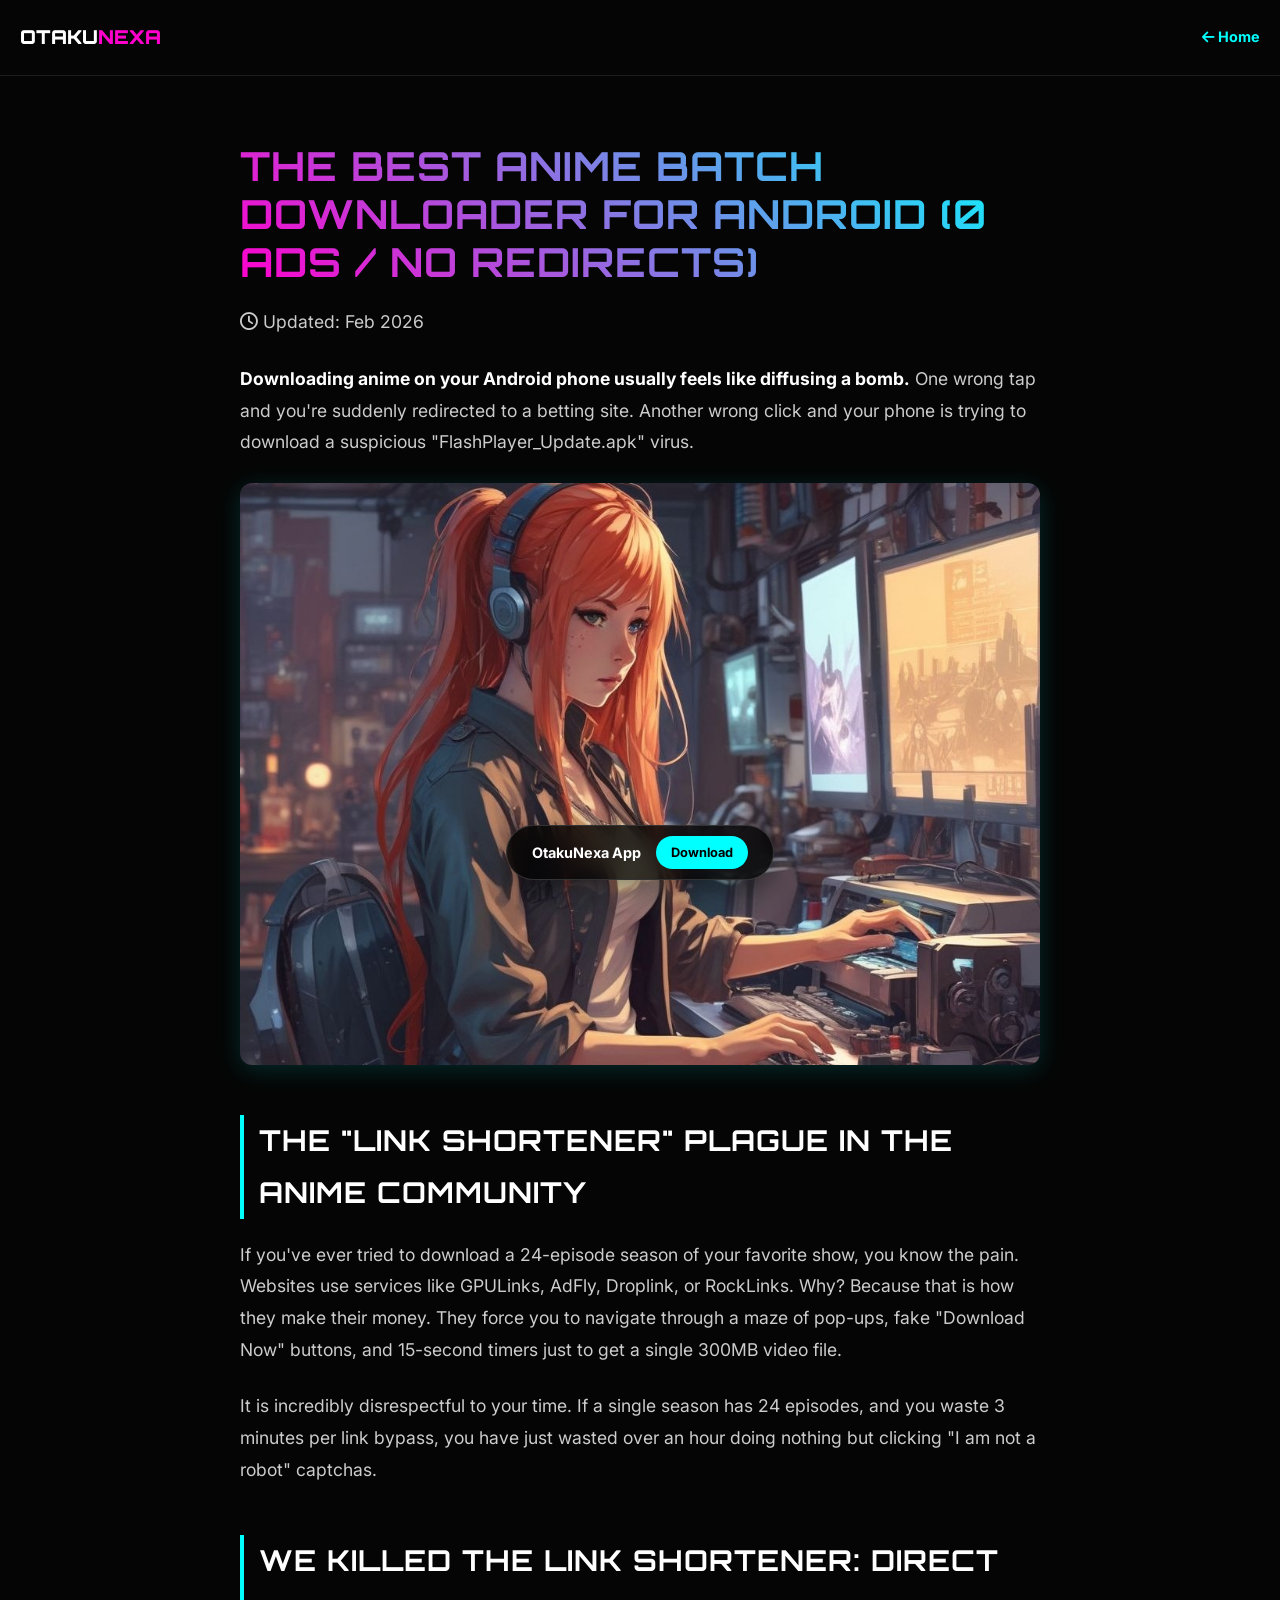
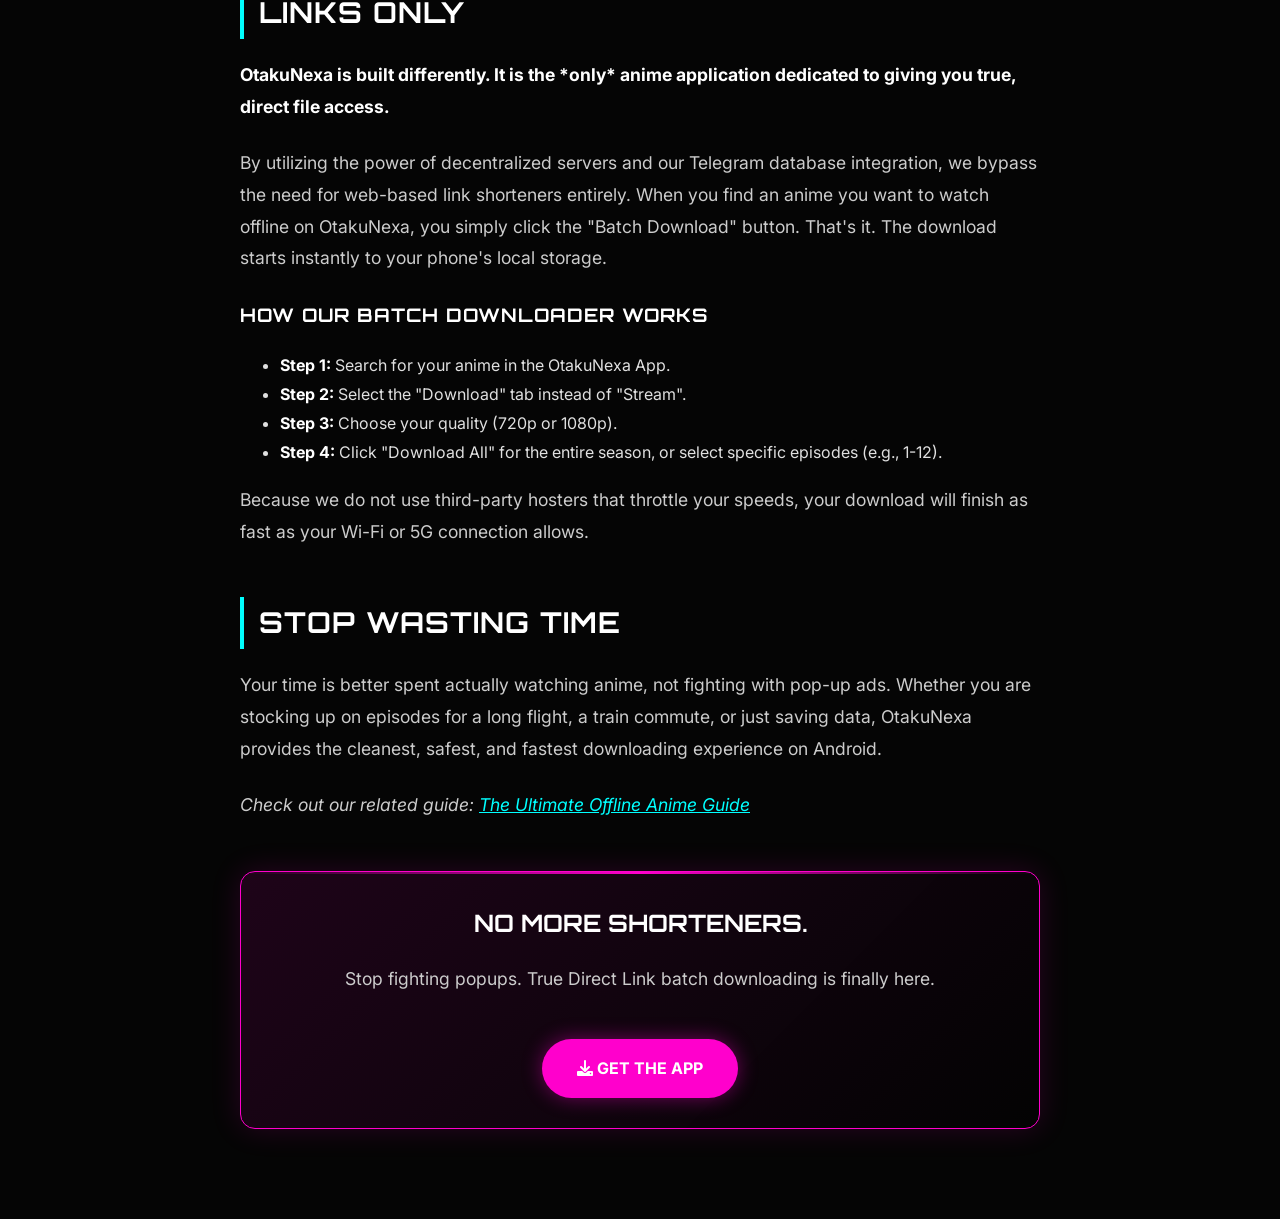
<file: anime-batch-downloader-no-link-shortener.html>
<!DOCTYPE html>
<html lang="en">
<head>
    <meta charset="UTF-8">
    <meta name="viewport" content="width=device-width, initial-scale=1.0">
    <title>Best Anime Batch Downloader for Android (0 Ads / No Redirects)</title>
    <meta name="description" content="Download anime without link shorteners. OtakuNexa is the only Anime Batch Downloader with 0 Ads and Direct Links. Skip the GPULinks and AdFly traps.">
    <meta name="keywords" content="anime batch downloader no link shortener, download anime direct link, no ads anime app, otakunexa, direct anime download">
    <link rel="stylesheet" href="https://cdnjs.cloudflare.com/ajax/libs/font-awesome/6.0.0/css/all.min.css">
    <link href="https://fonts.googleapis.com/css2?family=Orbitron:wght@400;500;700;900&family=Inter:wght@300;400;600&display=swap" rel="stylesheet">
    <link rel="stylesheet" href="assets/style-content.css">
</head>
<body>
    <nav class="simple-nav">
        <a href="index.html" class="nav-brand">OTAKU<span style="color:var(--neon-pink)">NEXA</span></a>
        <a href="index.html" class="back-link"><i class="fas fa-arrow-left"></i> Home</a>
    </nav>

    <div class="content-container">
        <h1 id="page-title">The Best Anime Batch Downloader for Android (0 Ads / No Redirects)</h1>
        <p class="meta-info"><i class="far fa-clock"></i> Updated: Feb 2026</p>

        <div id="article-body">
            <p><strong>Downloading anime on your Android phone usually feels like diffusing a bomb.</strong> One wrong tap and you're suddenly redirected to a betting site. Another wrong click and your phone is trying to download a suspicious "FlashPlayer_Update.apk" virus.</p>

            <div id="ad-top" class="ad-slot"></div>
            <img src="/assets/anime_girl.jpg" alt="Anime Girl Tech Hack">

            <h2>The "Link Shortener" Plague in the Anime Community</h2>
            <p>If you've ever tried to download a 24-episode season of your favorite show, you know the pain. Websites use services like GPULinks, AdFly, Droplink, or RockLinks. Why? Because that is how they make their money. They force you to navigate through a maze of pop-ups, fake "Download Now" buttons, and 15-second timers just to get a single 300MB video file.</p>
            <p>It is incredibly disrespectful to your time. If a single season has 24 episodes, and you waste 3 minutes per link bypass, you have just wasted over an hour doing nothing but clicking "I am not a robot" captchas.</p>

            <h2>We Killed the Link Shortener: Direct Links Only</h2>
            <p><strong>OtakuNexa is built differently. It is the *only* anime application dedicated to giving you true, direct file access.</strong></p>
            <p>By utilizing the power of decentralized servers and our Telegram database integration, we bypass the need for web-based link shorteners entirely. When you find an anime you want to watch offline on OtakuNexa, you simply click the "Batch Download" button. That's it. The download starts instantly to your phone's local storage.</p>

            <div id="ad-mid" class="ad-slot"></div>

            <h3>How Our Batch Downloader Works</h3>
            <ul>
                <li><strong>Step 1:</strong> Search for your anime in the OtakuNexa App.</li>
                <li><strong>Step 2:</strong> Select the "Download" tab instead of "Stream".</li>
                <li><strong>Step 3:</strong> Choose your quality (720p or 1080p).</li>
                <li><strong>Step 4:</strong> Click "Download All" for the entire season, or select specific episodes (e.g., 1-12).</li>
            </ul>
            <p>Because we do not use third-party hosters that throttle your speeds, your download will finish as fast as your Wi-Fi or 5G connection allows.</p>

            <h2>Stop Wasting Time</h2>
            <p>Your time is better spent actually watching anime, not fighting with pop-up ads. Whether you are stocking up on episodes for a long flight, a train commute, or just saving data, OtakuNexa provides the cleanest, safest, and fastest downloading experience on Android.</p>

            <p><em>Check out our related guide: <a href="how-to-download-anime-offline-android.html" style="color:var(--neon-cyan)">The Ultimate Offline Anime Guide</a></em></p>
        </div>

        <div class="app-cta-box">
            <div class="cta-title">NO MORE SHORTENERS.</div>
            <p>Stop fighting popups. True Direct Link batch downloading is finally here.</p>
            <a href="index.html" class="cta-btn"><i class="fas fa-download"></i> GET THE APP</a>
        </div>
    </div>

    <div class="sticky-footer">
        <span style="color:white; font-weight:bold; font-size:0.9rem;">OtakuNexa App</span>
        <a href="index.html" style="background:var(--neon-cyan); color:black; padding:5px 15px; border-radius:20px; text-decoration:none; font-weight:bold; font-size:0.8rem;">Download</a>
    </div>

    <script src="config.js"></script>
    <script src="assets/adsConfig.js"></script>
    <script>
        document.addEventListener('DOMContentLoaded', () => {
            if (typeof ADS_CONFIG === 'undefined') return;
            const globalEnabled = ADS_CONFIG.enableGlobalAds;
            const injectAd = (slotId, configKey) => {
                const el = document.getElementById(slotId);
                if (!el) return;
                const slotConfig = ADS_CONFIG.slots[configKey];
                if (globalEnabled && slotConfig && slotConfig.enabled) el.innerHTML = slotConfig.code;
                else el.classList.add('collapsed');
            };
            injectAd('ad-top', 'topBanner');
            injectAd('ad-mid', 'midContent');
        });
    </script>
</body>
</html>
</file>
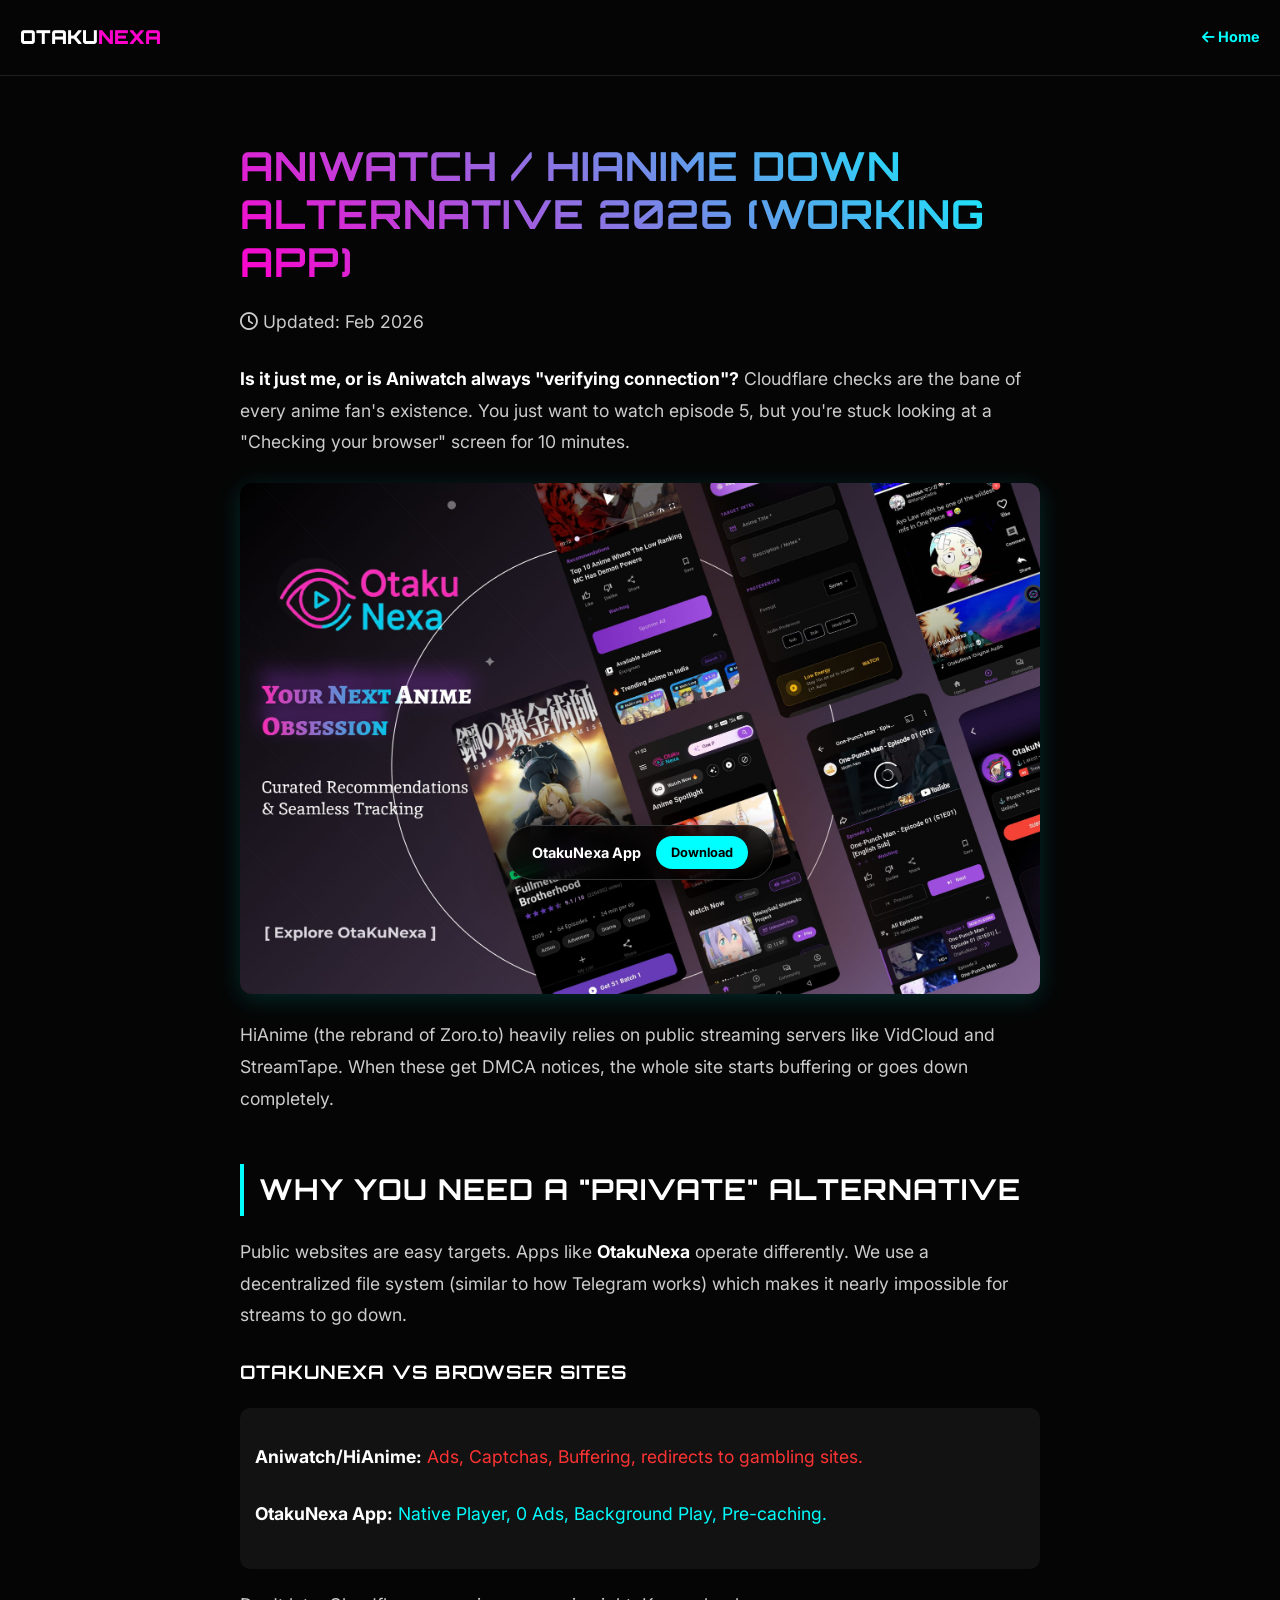
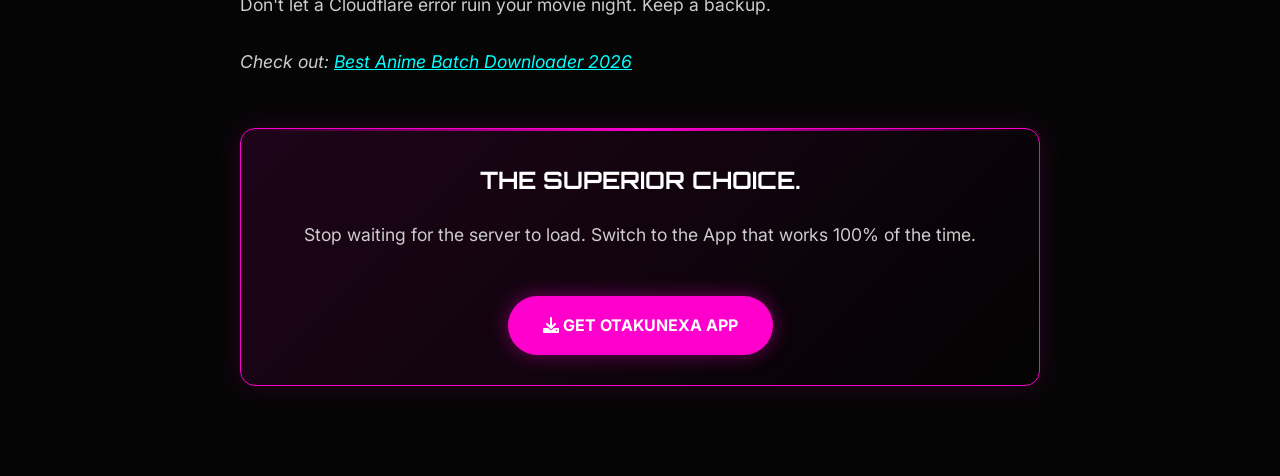
<file: aniwatch-down-alternative-2026.html>
<!DOCTYPE html>
<html lang="en">

<head>
    <meta charset="UTF-8">
    <meta name="viewport" content="width=device-width, initial-scale=1.0">
    <!-- SEO META TAGS -->
    <title>Aniwatch / HiAnime Down Alternative 2026 (Working App)</title>
    <meta name="description"
        content="Is Aniwatch.to or HiAnime down? Stuck on loading screen? Use OtakuNexa, the best Aniwatch alternative with no buffering and zero ads.">
    <meta name="keywords"
        content="aniwatch down, hianime loading screen, zoro.to down, best anime app 2026, otakunexa alternative">

    <!-- FONTS & ICONS -->
    <link rel="stylesheet" href="https://cdnjs.cloudflare.com/ajax/libs/font-awesome/6.0.0/css/all.min.css">
    <link
        href="https://fonts.googleapis.com/css2?family=Orbitron:wght@400;500;700;900&family=Inter:wght@300;400;600&display=swap"
        rel="stylesheet">

    <!-- STYLES -->
    <link rel="stylesheet" href="assets/style-content.css">
</head>

<body>

    <!-- NAV -->
    <nav class="simple-nav">
        <a href="index.html" class="nav-brand">OTAKU<span style="color:var(--neon-pink)">NEXA</span></a>
        <a href="index.html" class="back-link"><i class="fas fa-arrow-left"></i> Home</a>
    </nav>

    <div class="content-container">

        <!-- [AD SLOT: TOP] -->
        <div id="ad-top" class="ad-slot"></div>

        <!-- HEADER -->
        <h1 id="page-title">Aniwatch / HiAnime Down Alternative 2026 (Working App)</h1>
        <p class="meta-info"><i class="far fa-clock"></i> Updated: Feb 2026</p>

        <div id="article-body">
            <p><strong>Is it just me, or is Aniwatch always "verifying connection"?</strong> Cloudflare checks are the
                bane of every anime fan's existence. You just want to watch episode 5, but you're stuck looking at a
                "Checking your browser" screen for 10 minutes.</p>

            <img src="/assets/free_anime_streaming_application.jpg"
                alt="Otakunexa free New Anime Streaming Application">

            <p>HiAnime (the rebrand of Zoro.to) heavily relies on public streaming servers like VidCloud and StreamTape.
                When these get DMCA notices, the whole site starts buffering or goes down completely.</p>

            <h2>Why You Need a "Private" Alternative</h2>
            <p>Public websites are easy targets. Apps like <strong>OtakuNexa</strong> operate differently. We use a
                decentralized file system (similar to how Telegram works) which makes it nearly impossible for streams
                to go down.</p>

            <!-- [AD SLOT: MID] -->
            <div id="ad-mid" class="ad-slot"></div>

            <h3>OtakuNexa vs Browser Sites</h3>
            <div style="background:rgba(255,255,255,0.05); padding:15px; border-radius:10px; margin-bottom:20px;">
                <p><strong>Aniwatch/HiAnime:</strong> <span style="color:#ff3333">Ads, Captchas, Buffering, redirects to
                        gambling sites.</span></p>
                <p><strong>OtakuNexa App:</strong> <span style="color:var(--neon-cyan)">Native Player, 0 Ads, Background
                        Play, Pre-caching.</span></p>
            </div>

            <p>Don't let a Cloudflare error ruin your movie night. Keep a backup.</p>

            <p><em>Check out: <a href="best-anime-batch-downloader-apk.html" style="color:var(--neon-cyan)">Best Anime
                        Batch Downloader 2026</a></em></p>
        </div>

        <!-- CTA BOX -->
        <div class="app-cta-box">
            <div class="cta-title">THE SUPERIOR CHOICE.</div>
            <p>Stop waiting for the server to load. Switch to the App that works 100% of the time.</p>
            <a href="index.html" class="cta-btn"><i class="fas fa-download"></i> GET OTAKUNEXA APP</a>
        </div>

    </div>

    <!-- STICKY FOOTER -->
    <div class="sticky-footer">
        <span style="color:white; font-weight:bold; font-size:0.9rem;">OtakuNexa App</span>
        <a href="index.html"
            style="background:var(--neon-cyan); color:black; padding:5px 15px; border-radius:20px; text-decoration:none; font-weight:bold; font-size:0.8rem;">Download</a>
    </div>

    <!-- SCRIPTS -->
    <script src="config.js"></script>
    <script src="assets/adsConfig.js"></script>
    <script>
        document.addEventListener('DOMContentLoaded', () => {
            if (typeof ADS_CONFIG === 'undefined') return;
            const globalEnabled = ADS_CONFIG.enableGlobalAds;
            const injectAd = (slotId, configKey) => {
                const el = document.getElementById(slotId);
                if (!el) return;
                const slotConfig = ADS_CONFIG.slots[configKey];
                if (globalEnabled && slotConfig && slotConfig.enabled) el.innerHTML = slotConfig.code;
                else el.classList.add('collapsed');
            };
            injectAd('ad-top', 'topBanner');
            injectAd('ad-mid', 'midContent');
        });
    </script>
</body>

</html>
</file>
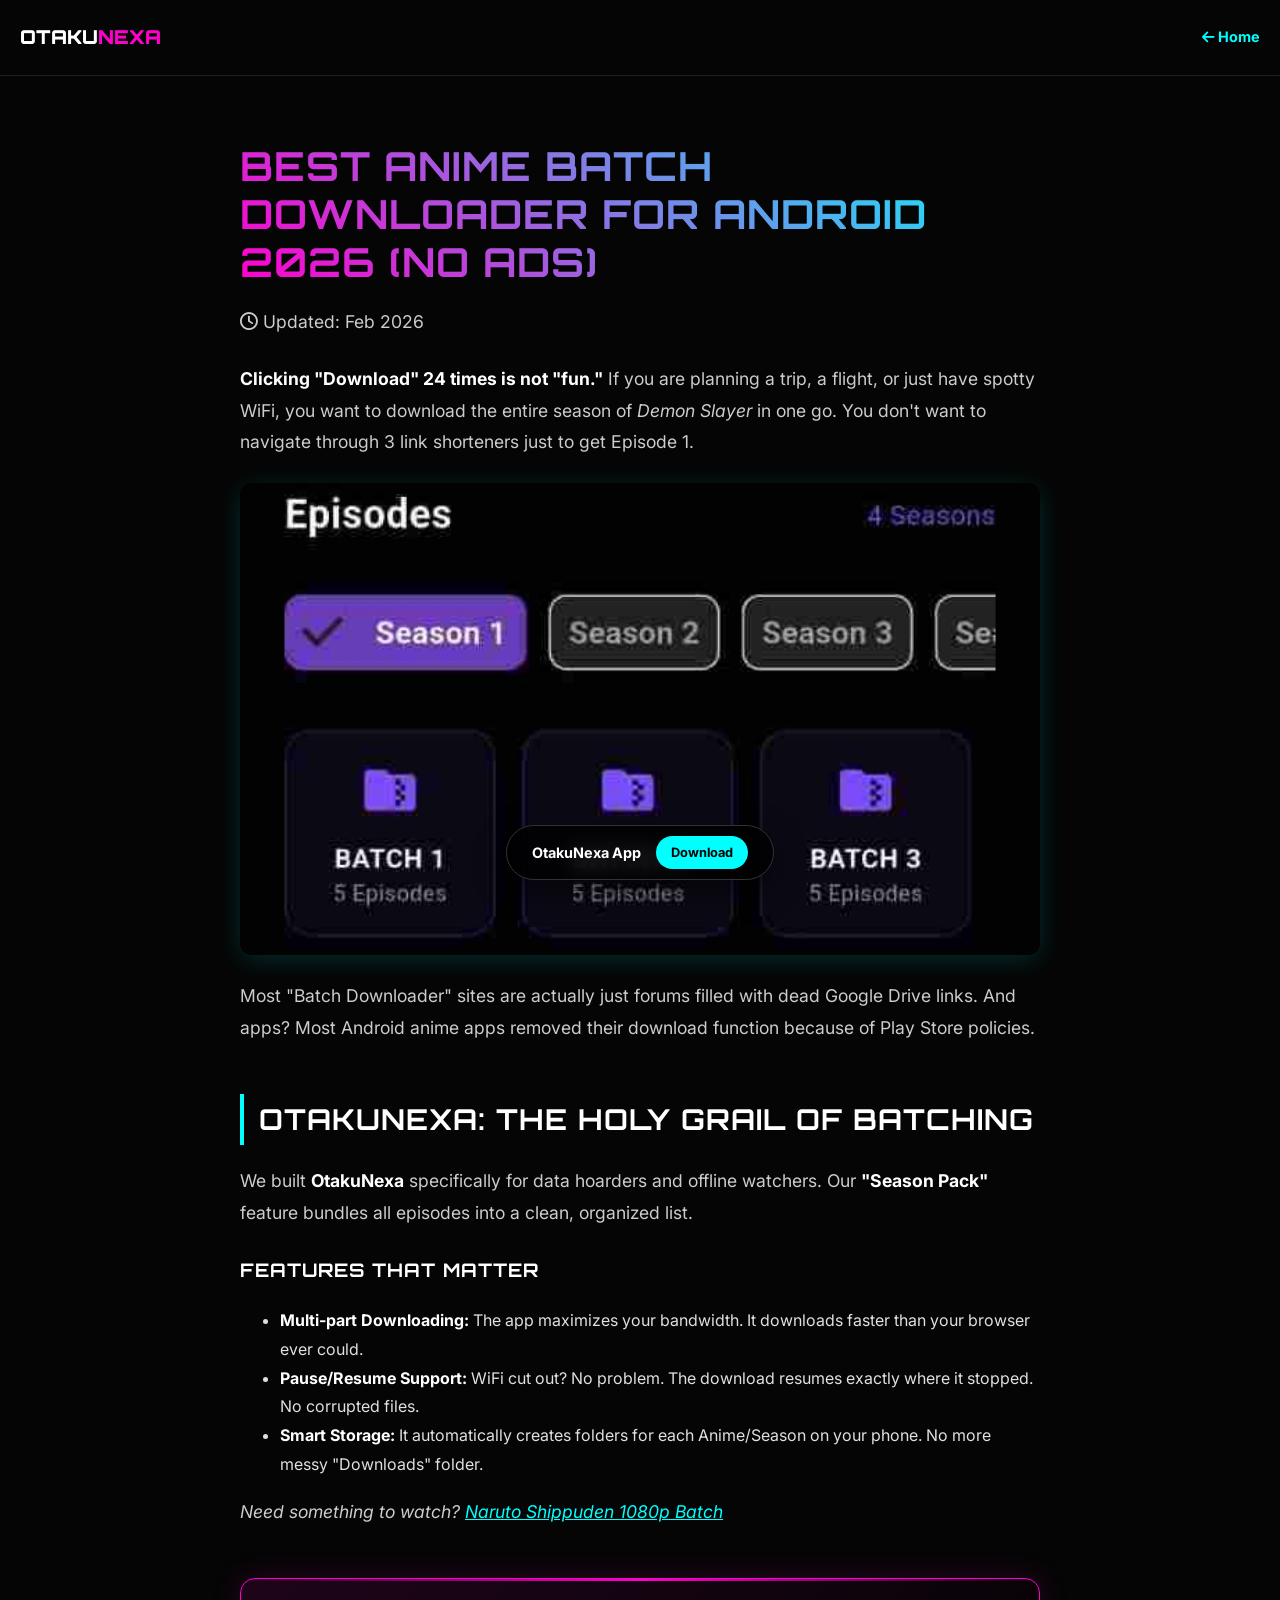
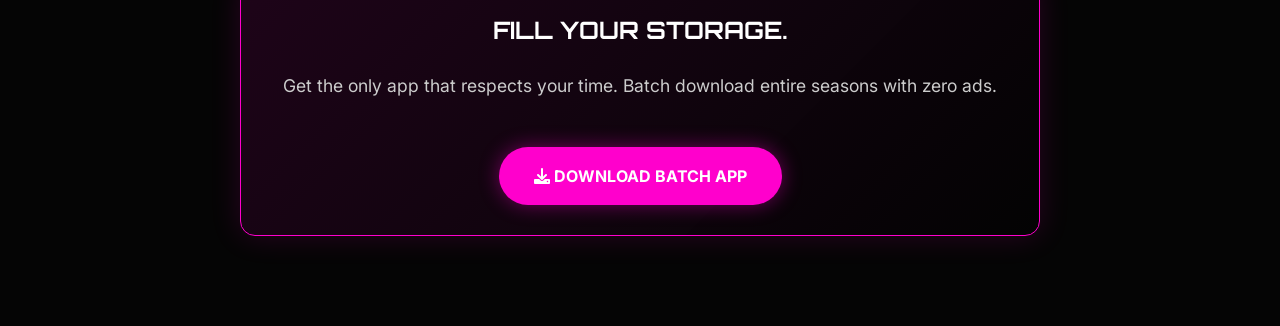
<file: best-anime-batch-downloader-apk.html>
<!DOCTYPE html>
<html lang="en">

<head>
    <meta charset="UTF-8">
    <meta name="viewport" content="width=device-width, initial-scale=1.0">
    <!-- SEO META TAGS -->
    <title>Best Anime Batch Downloader for Android 2026 (No Ads)</title>
    <meta name="description"
        content="Download entire anime seasons in one click. OtakuNexa is the best free Anime Batch Downloader for Android. 1080p, Dual Audio, and fast speeds.">
    <meta name="keywords"
        content="anime batch downloader, download anime season zip, anime batch apk, free anime download app, otakunexa">

    <!-- FONTS & ICONS -->
    <link rel="stylesheet" href="https://cdnjs.cloudflare.com/ajax/libs/font-awesome/6.0.0/css/all.min.css">
    <link
        href="https://fonts.googleapis.com/css2?family=Orbitron:wght@400;500;700;900&family=Inter:wght@300;400;600&display=swap"
        rel="stylesheet">

    <!-- STYLES -->
    <link rel="stylesheet" href="assets/style-content.css">
</head>

<body>

    <!-- NAV -->
    <nav class="simple-nav">
        <a href="index.html" class="nav-brand">OTAKU<span style="color:var(--neon-pink)">NEXA</span></a>
        <a href="index.html" class="back-link"><i class="fas fa-arrow-left"></i> Home</a>
    </nav>

    <div class="content-container">

        <!-- [AD SLOT: TOP] -->
        <div id="ad-top" class="ad-slot"></div>

        <!-- HEADER -->
        <h1 id="page-title">Best Anime Batch Downloader for Android 2026 (No Ads)</h1>
        <p class="meta-info"><i class="far fa-clock"></i> Updated: Feb 2026</p>

        <div id="article-body">
            <p><strong>Clicking "Download" 24 times is not "fun."</strong> If you are planning a trip, a flight, or just
                have spotty WiFi, you want to download the entire season of <em>Demon Slayer</em> in one go. You don't
                want to navigate through 3 link shorteners just to get Episode 1.</p>

            <img src="/assets/otakunexa_batching.jpg" alt="Otakunexa Anime Streaming Application batching system">

            <p>Most "Batch Downloader" sites are actually just forums filled with dead Google Drive links. And apps?
                Most Android anime apps removed their download function because of Play Store policies.</p>

            <h2>OtakuNexa: The Holy Grail of Batching</h2>
            <p>We built <strong>OtakuNexa</strong> specifically for data hoarders and offline watchers. Our
                <strong>"Season Pack"</strong> feature bundles all episodes into a clean, organized list.
            </p>

            <!-- [AD SLOT: MID] -->
            <div id="ad-mid" class="ad-slot"></div>

            <h3>Features That Matter</h3>
            <ul>
                <li><strong>Multi-part Downloading:</strong> The app maximizes your bandwidth. It downloads faster than
                    your browser ever could.</li>
                <li><strong>Pause/Resume Support:</strong> WiFi cut out? No problem. The download resumes exactly where
                    it stopped. No corrupted files.</li>
                <li><strong>Smart Storage:</strong> It automatically creates folders for each Anime/Season on your
                    phone. No more messy "Downloads" folder.</li>
            </ul>

            <p><em>Need something to watch? <a href="naruto-shippuden-telegram-download.html"
                        style="color:var(--neon-cyan)">Naruto Shippuden 1080p Batch</a></em></p>
        </div>

        <!-- CTA BOX -->
        <div class="app-cta-box">
            <div class="cta-title">FILL YOUR STORAGE.</div>
            <p>Get the only app that respects your time. Batch download entire seasons with zero ads.</p>
            <a href="index.html" class="cta-btn"><i class="fas fa-download"></i> DOWNLOAD BATCH APP</a>
        </div>

    </div>

    <!-- STICKY FOOTER -->
    <div class="sticky-footer">
        <span style="color:white; font-weight:bold; font-size:0.9rem;">OtakuNexa App</span>
        <a href="index.html"
            style="background:var(--neon-cyan); color:black; padding:5px 15px; border-radius:20px; text-decoration:none; font-weight:bold; font-size:0.8rem;">Download</a>
    </div>

    <!-- SCRIPTS -->
    <script src="config.js"></script>
    <script src="assets/adsConfig.js"></script>
    <script>
        document.addEventListener('DOMContentLoaded', () => {
            if (typeof ADS_CONFIG === 'undefined') return;
            const globalEnabled = ADS_CONFIG.enableGlobalAds;
            const injectAd = (slotId, configKey) => {
                const el = document.getElementById(slotId);
                if (!el) return;
                const slotConfig = ADS_CONFIG.slots[configKey];
                if (globalEnabled && slotConfig && slotConfig.enabled) el.innerHTML = slotConfig.code;
                else el.classList.add('collapsed');
            };
            injectAd('ad-top', 'topBanner');
            injectAd('ad-mid', 'midContent');
        });
    </script>
</body>

</html>
</file>
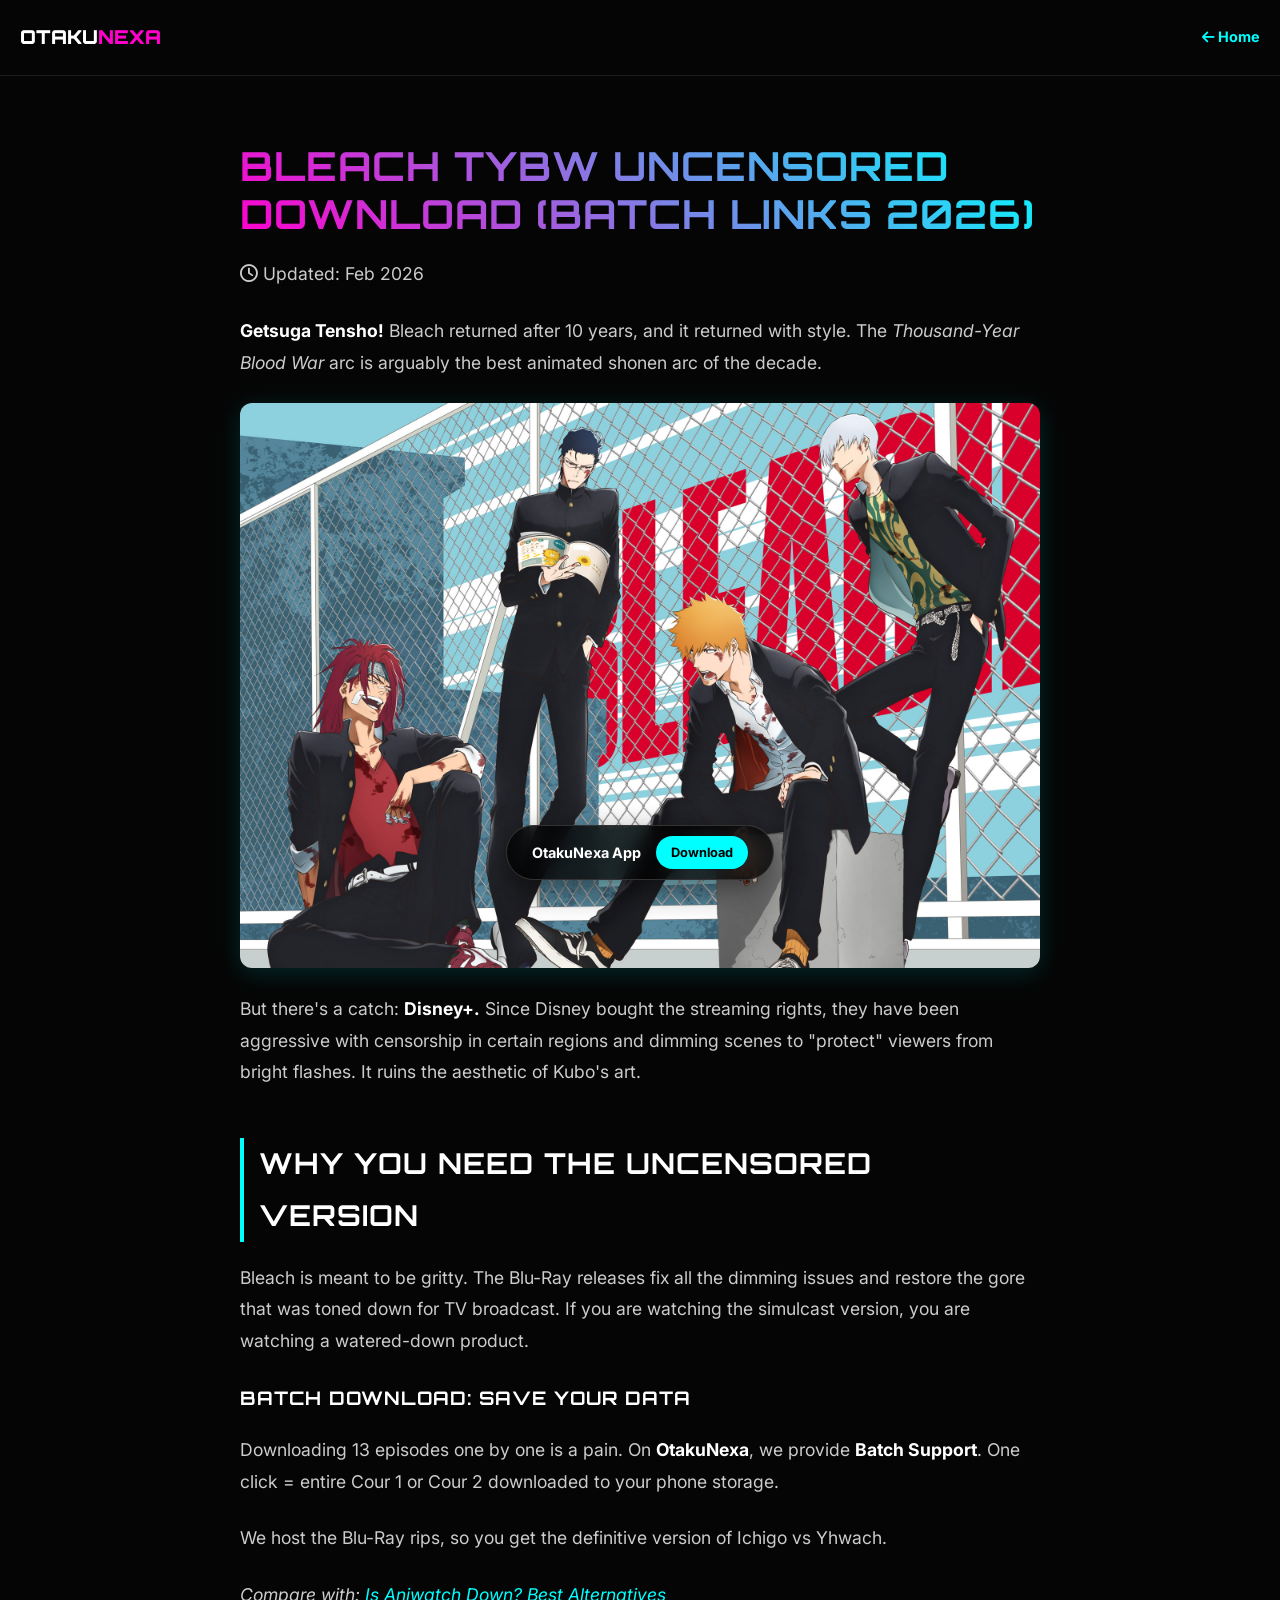
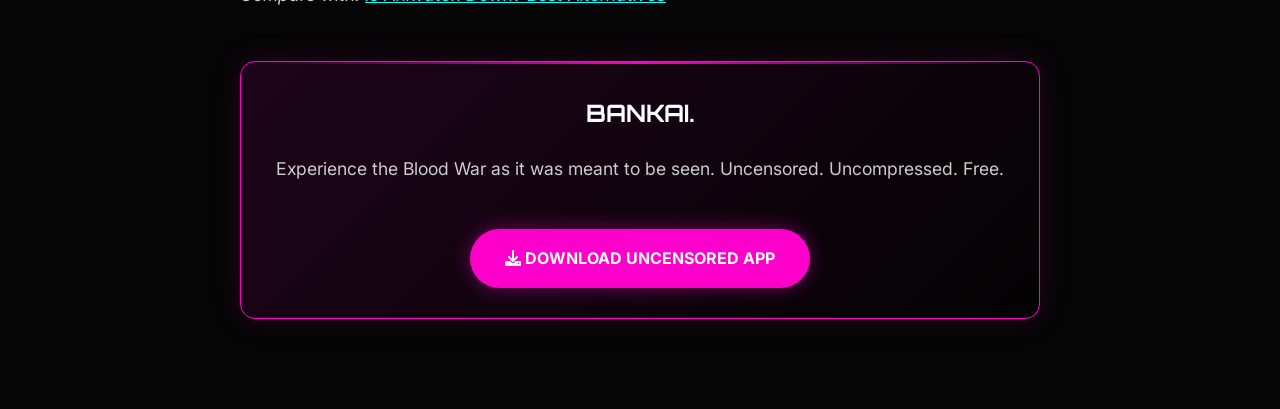
<file: bleach-tybw-uncensored-batch.html>
<!DOCTYPE html>
<html lang="en">

<head>
    <meta charset="UTF-8">
    <meta name="viewport" content="width=device-width, initial-scale=1.0">
    <!-- SEO META TAGS -->
    <title>Bleach TYBW Uncensored Download (Batch Links 2026)</title>
    <meta name="description"
        content="Download Bleach Thousand-Year Blood War (TYBW) Uncensored. Blu-Ray version with no dimming or censorship. Batch links available on OtakuNexa App.">
    <meta name="keywords"
        content="bleach tybw uncensored download, bleach tybw batch, watch bleach no censorship, otakunexa, anime uncensored apk">

    <!-- FONTS & ICONS -->
    <link rel="stylesheet" href="https://cdnjs.cloudflare.com/ajax/libs/font-awesome/6.0.0/css/all.min.css">
    <link
        href="https://fonts.googleapis.com/css2?family=Orbitron:wght@400;500;700;900&family=Inter:wght@300;400;600&display=swap"
        rel="stylesheet">

    <!-- STYLES -->
    <link rel="stylesheet" href="assets/style-content.css">
</head>

<body>

    <!-- NAV -->
    <nav class="simple-nav">
        <a href="index.html" class="nav-brand">OTAKU<span style="color:var(--neon-pink)">NEXA</span></a>
        <a href="index.html" class="back-link"><i class="fas fa-arrow-left"></i> Home</a>
    </nav>

    <div class="content-container">

        <!-- [AD SLOT: TOP] -->
        <div id="ad-top" class="ad-slot"></div>

        <!-- HEADER -->
        <h1 id="page-title">Bleach TYBW Uncensored Download (Batch Links 2026)</h1>
        <p class="meta-info"><i class="far fa-clock"></i> Updated: Feb 2026</p>

        <div id="article-body">
            <p><strong>Getsuga Tensho!</strong> Bleach returned after 10 years, and it returned with style. The
                <em>Thousand-Year Blood War</em> arc is arguably the best animated shonen arc of the decade.
            </p>

            <img src="/assets/bleach.jpg" alt="otakunexa bleach anime free streaming download">

            <p>But there's a catch: <strong>Disney+.</strong> Since Disney bought the streaming rights, they have been
                aggressive with censorship in certain regions and dimming scenes to "protect" viewers from bright
                flashes. It ruins the aesthetic of Kubo's art.</p>

            <h2>Why You Need the Uncensored Version</h2>
            <p>Bleach is meant to be gritty. The Blu-Ray releases fix all the dimming issues and restore the gore that
                was toned down for TV broadcast. If you are watching the simulcast version, you are watching a
                watered-down product.</p>

            <!-- [AD SLOT: MID] -->
            <div id="ad-mid" class="ad-slot"></div>

            <h3>Batch Download: Save Your Data</h3>
            <p>Downloading 13 episodes one by one is a pain. On <strong>OtakuNexa</strong>, we provide <strong>Batch
                    Support</strong>. One click = entire Cour 1 or Cour 2 downloaded to your phone storage.</p>
            <p>We host the Blu-Ray rips, so you get the definitive version of Ichigo vs Yhwach.</p>

            <p><em>Compare with: <a href="aniwatch-down-alternative-2026.html" style="color:var(--neon-cyan)">Is
                        Aniwatch Down? Best Alternatives</a></em></p>
        </div>

        <!-- CTA BOX -->
        <div class="app-cta-box">
            <div class="cta-title">BANKAI.</div>
            <p>Experience the Blood War as it was meant to be seen. Uncensored. Uncompressed. Free.</p>
            <a href="index.html" class="cta-btn"><i class="fas fa-download"></i> DOWNLOAD UNCENSORED APP</a>
        </div>

    </div>

    <!-- STICKY FOOTER -->
    <div class="sticky-footer">
        <span style="color:white; font-weight:bold; font-size:0.9rem;">OtakuNexa App</span>
        <a href="index.html"
            style="background:var(--neon-cyan); color:black; padding:5px 15px; border-radius:20px; text-decoration:none; font-weight:bold; font-size:0.8rem;">Download</a>
    </div>

    <!-- SCRIPTS -->
    <script src="config.js"></script>
    <script src="assets/adsConfig.js"></script>
    <script>
        document.addEventListener('DOMContentLoaded', () => {
            if (typeof ADS_CONFIG === 'undefined') return;
            const globalEnabled = ADS_CONFIG.enableGlobalAds;
            const injectAd = (slotId, configKey) => {
                const el = document.getElementById(slotId);
                if (!el) return;
                const slotConfig = ADS_CONFIG.slots[configKey];
                if (globalEnabled && slotConfig && slotConfig.enabled) el.innerHTML = slotConfig.code;
                else el.classList.add('collapsed');
            };
            injectAd('ad-top', 'topBanner');
            injectAd('ad-mid', 'midContent');
        });
    </script>
</body>

</html>
</file>
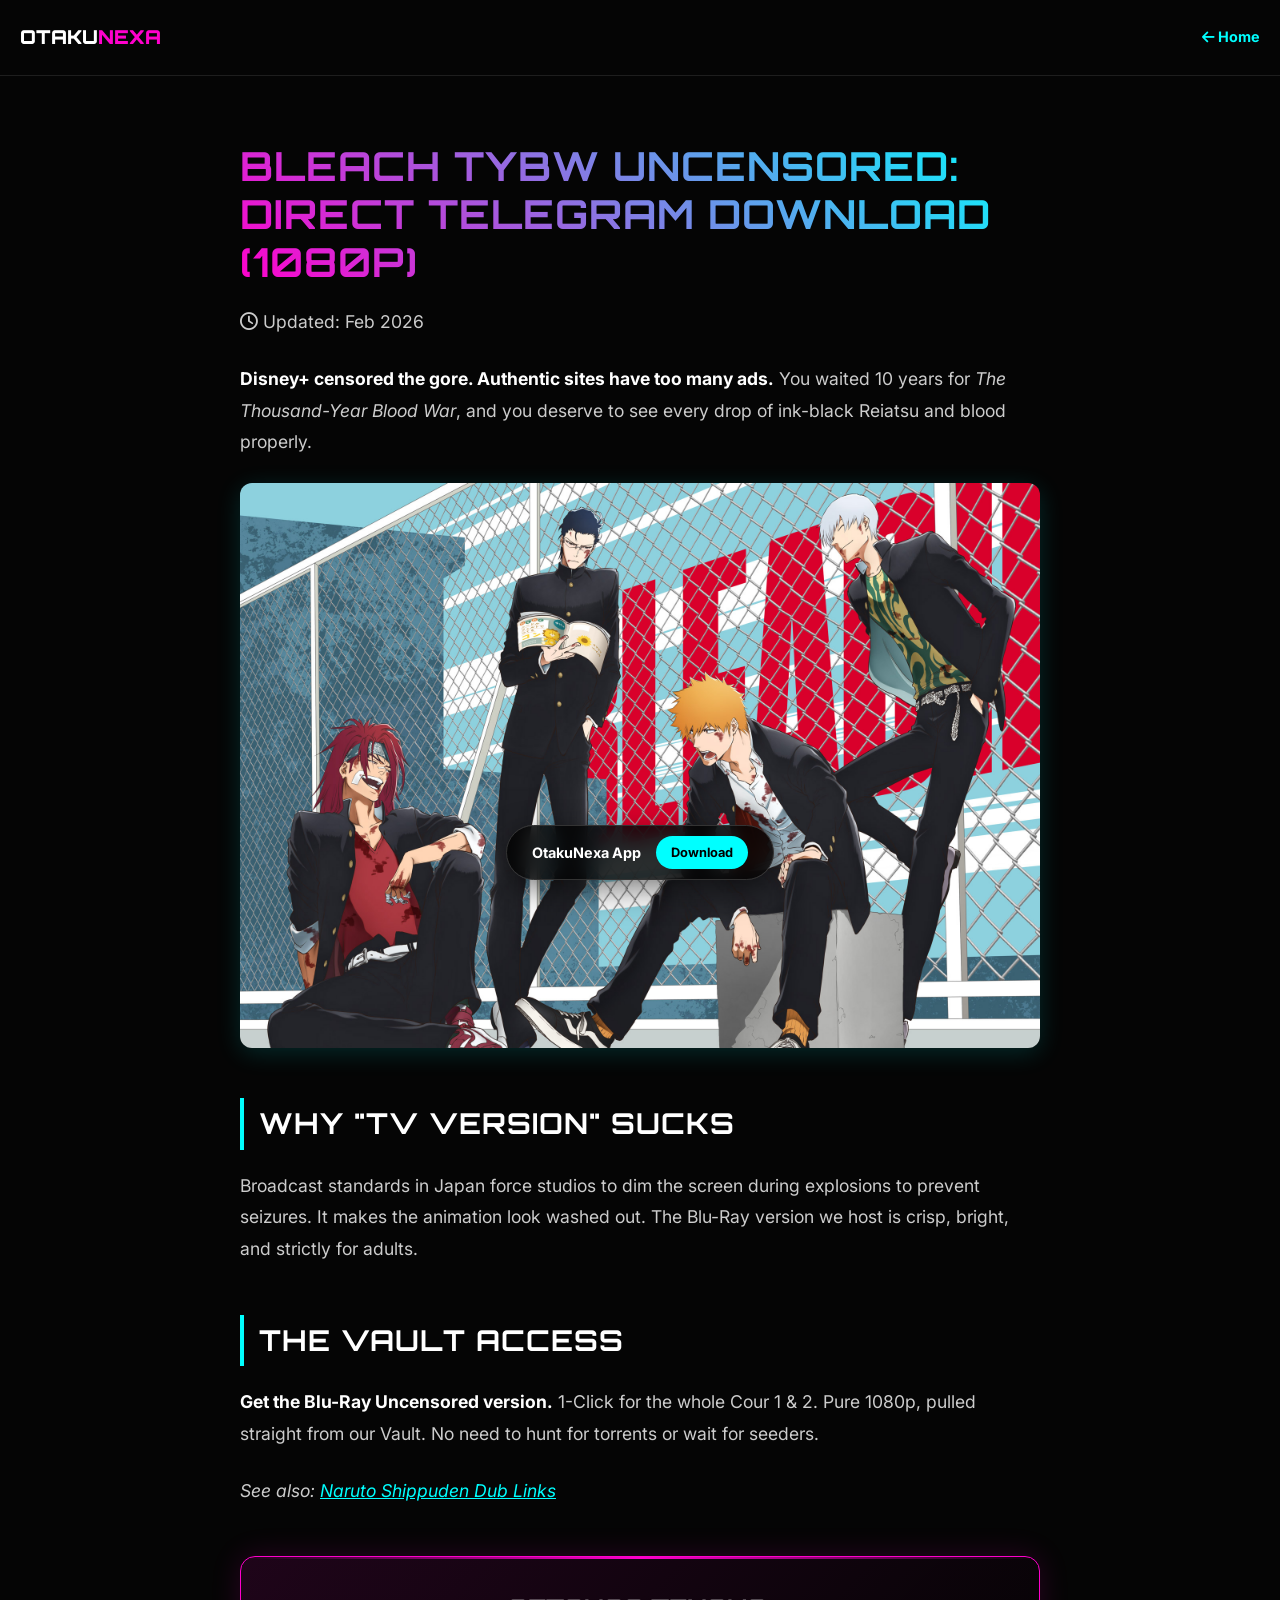
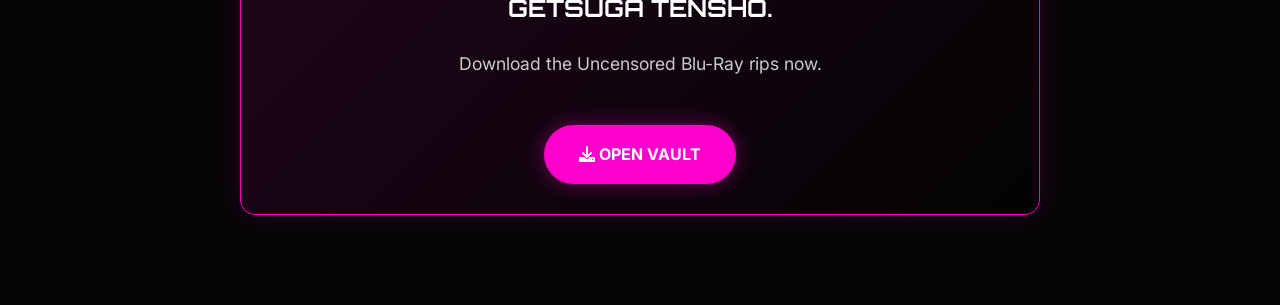
<file: bleach-tybw-uncensored-telegram-link.html>
<!DOCTYPE html>
<html lang="en">

<head>
    <meta charset="UTF-8">
    <meta name="viewport" content="width=device-width, initial-scale=1.0">
    <!-- SEO META TAGS -->
    <title>Bleach TYBW Uncensored: Direct Telegram Download (1080p)</title>
    <meta name="description"
        content="Direct Telegram link for Bleach TYBW Uncensored. Download 1080p Blu-Ray version without ads on OtakuNexa.">
    <meta name="keywords"
        content="bleach tybw telegram link, bleach uncensored telegram, bleach batch download, otakunexa">

    <!-- FONTS & ICONS -->
    <link rel="stylesheet" href="https://cdnjs.cloudflare.com/ajax/libs/font-awesome/6.0.0/css/all.min.css">
    <link
        href="https://fonts.googleapis.com/css2?family=Orbitron:wght@400;500;700;900&family=Inter:wght@300;400;600&display=swap"
        rel="stylesheet">

    <!-- STYLES -->
    <link rel="stylesheet" href="assets/style-content.css">
</head>

<body>

    <!-- NAV -->
    <nav class="simple-nav">
        <a href="index.html" class="nav-brand">OTAKU<span style="color:var(--neon-pink)">NEXA</span></a>
        <a href="index.html" class="back-link"><i class="fas fa-arrow-left"></i> Home</a>
    </nav>

    <div class="content-container">
        <!-- HEADER -->
        <h1 id="page-title">Bleach TYBW Uncensored: Direct Telegram Download (1080p)</h1>
        <p class="meta-info"><i class="far fa-clock"></i> Updated: Feb 2026</p>

        <div id="article-body">
            <p><strong>Disney+ censored the gore. Authentic sites have too many ads.</strong> You waited 10 years for
                <em>The Thousand-Year Blood War</em>, and you deserve to see every drop of ink-black Reiatsu and blood
                properly.
            </p>

            <!-- [AD SLOT: TOP] -->
            <div id="ad-top" class="ad-slot"></div>

            <img src="/assets/bleach.jpg" alt="Bleach TYBW Uncensored Otakunexa">

            <h2>Why "TV Version" Sucks</h2>
            <p> Broadcast standards in Japan force studios to dim the screen during explosions to prevent seizures. It
                makes the animation look washed out. The Blu-Ray version we host is crisp, bright, and strictly for
                adults.</p>

            <!-- [AD SLOT: MID] -->
            <div id="ad-mid" class="ad-slot"></div>

            <h2>The Vault Access</h2>
            <p><strong>Get the Blu-Ray Uncensored version.</strong> 1-Click for the whole Cour 1 & 2. Pure 1080p, pulled
                straight from our Vault. No need to hunt for torrents or wait for seeders.</p>

            <p><em>See also: <a href="naruto-shippuden-telegram-channel-english-dub.html"
                        style="color:var(--neon-cyan)">Naruto Shippuden Dub Links</a></em></p>
        </div>

        <!-- CTA BOX -->
        <div class="app-cta-box">
            <div class="cta-title">GETSUGA TENSHO.</div>
            <p>Download the Uncensored Blu-Ray rips now.</p>
            <a href="index.html" class="cta-btn"><i class="fas fa-download"></i> OPEN VAULT</a>
        </div>
    </div>

    <!-- STICKY FOOTER -->
    <div class="sticky-footer">
        <span style="color:white; font-weight:bold; font-size:0.9rem;">OtakuNexa App</span>
        <a href="index.html"
            style="background:var(--neon-cyan); color:black; padding:5px 15px; border-radius:20px; text-decoration:none; font-weight:bold; font-size:0.8rem;">Download</a>
    </div>

    <!-- SCRIPTS -->
    <script src="config.js"></script>
    <script src="assets/adsConfig.js"></script>
    <script>
        document.addEventListener('DOMContentLoaded', () => {
            if (typeof ADS_CONFIG === 'undefined') return;
            const globalEnabled = ADS_CONFIG.enableGlobalAds;
            const injectAd = (slotId, configKey) => {
                const el = document.getElementById(slotId);
                if (!el) return;
                const slotConfig = ADS_CONFIG.slots[configKey];
                if (globalEnabled && slotConfig && slotConfig.enabled) el.innerHTML = slotConfig.code;
                else el.classList.add('collapsed');
            };
            injectAd('ad-top', 'topBanner');
            injectAd('ad-mid', 'midContent');
        });
    </script>
</body>

</html>
</file>
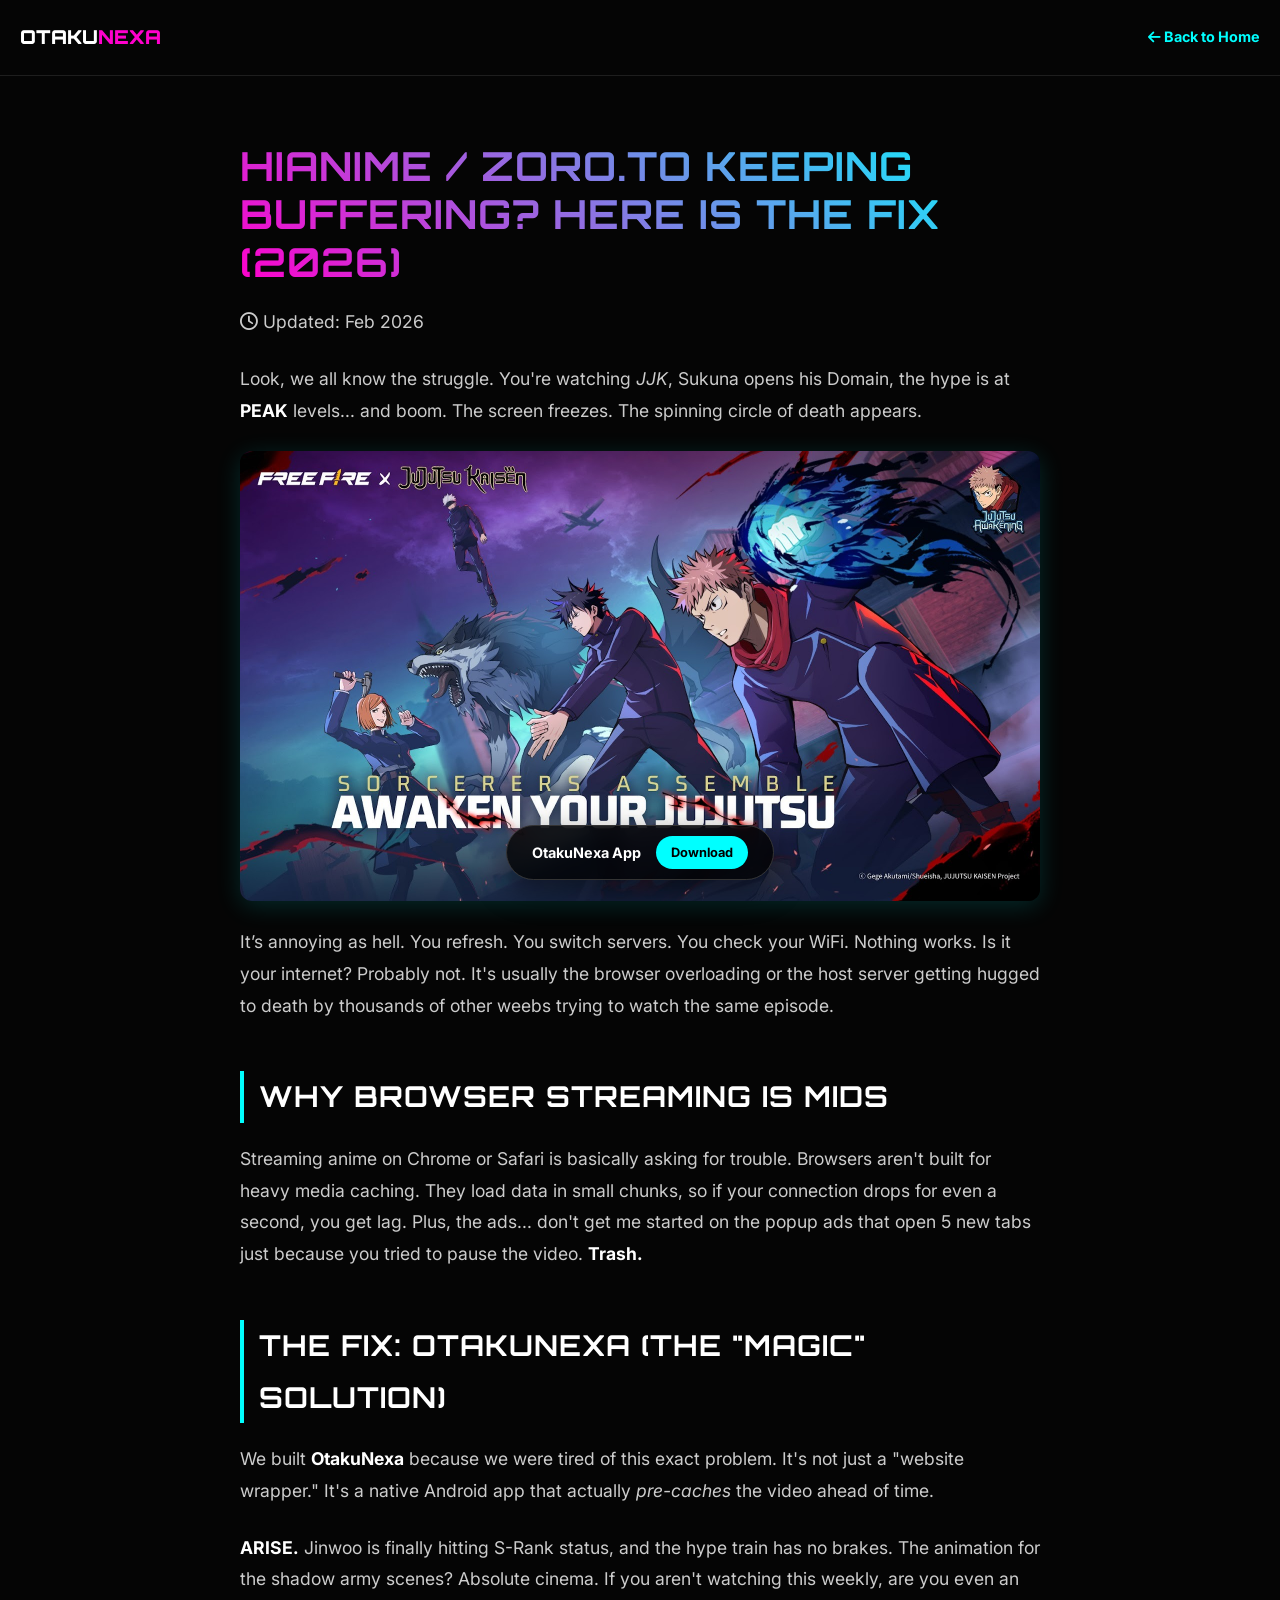
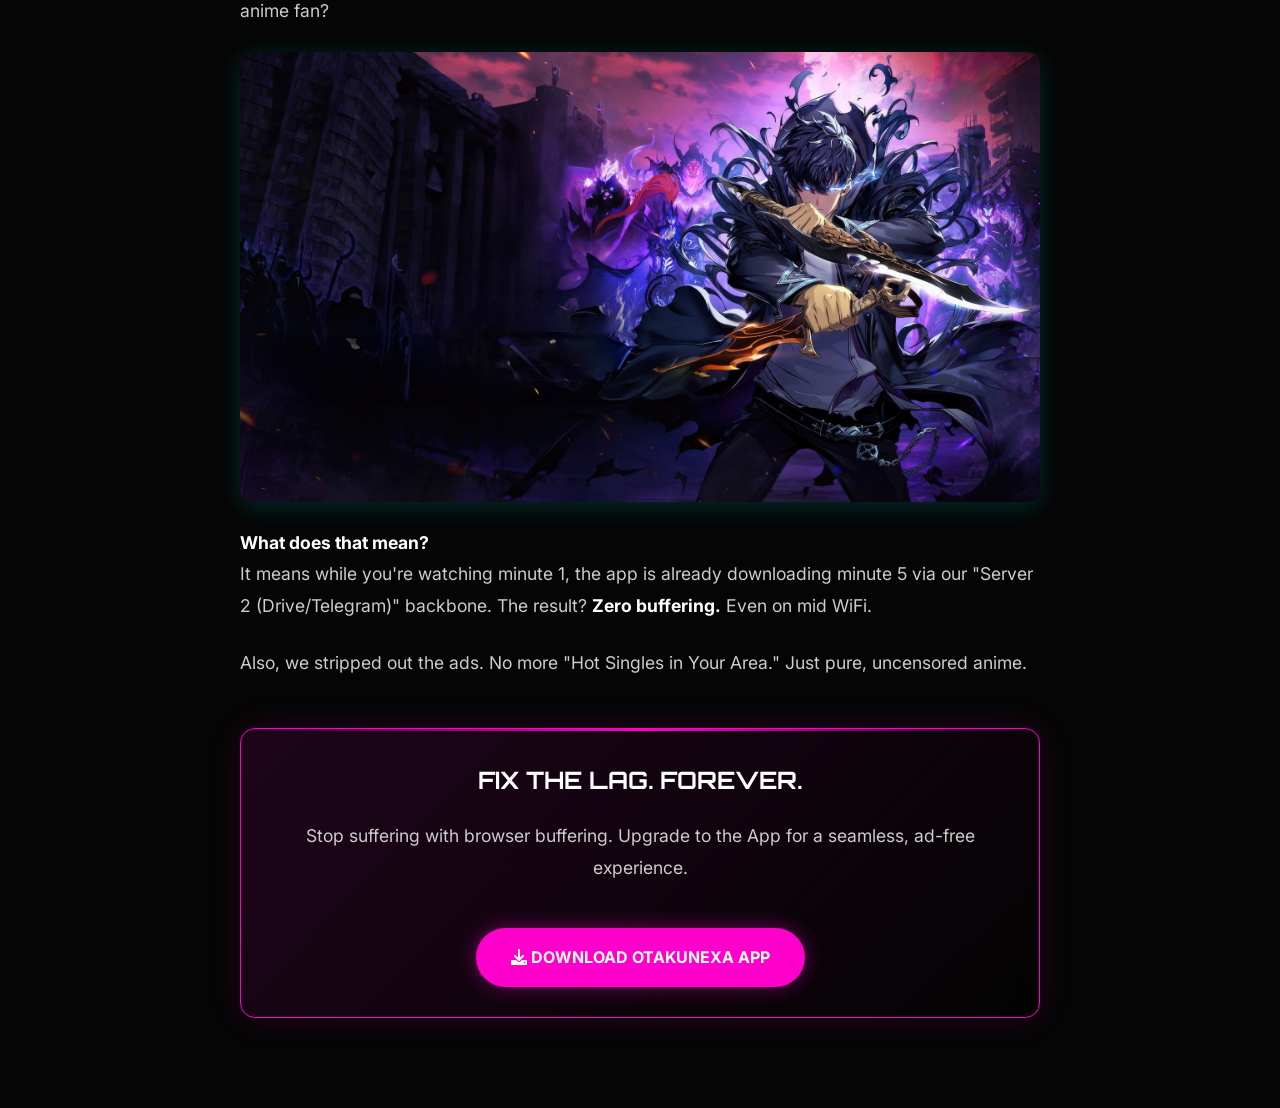
<file: fix-anime-buffering.html>
<!DOCTYPE html>
<html lang="en">

<head>
    <meta charset="UTF-8">
    <meta name="viewport" content="width=device-width, initial-scale=1.0">
    <!-- SEO META TAGS -->
    <title>HiAnime / Zoro.to Keeping Buffering? Here is the Fix (2026)</title>
    <meta name="description"
        content="Is HiAnime or Zoro.to buffering? Fix lag, slow loading, and server issues with the OtakuNexa App. Watch anime without ads or interruptions.">
    <meta name="keywords" content="hianime buffering, zoro.to lag, fix anime lag, free anime no ads, otakunexa">

    <!-- FONTS & ICONS -->
    <link rel="stylesheet" href="https://cdnjs.cloudflare.com/ajax/libs/font-awesome/6.0.0/css/all.min.css">
    <link
        href="https://fonts.googleapis.com/css2?family=Orbitron:wght@400;500;700;900&family=Inter:wght@300;400;600&display=swap"
        rel="stylesheet">

    <!-- STYLES -->
    <link rel="stylesheet" href="assets/style-content.css">
</head>

<body>

    <!-- NAV -->
    <nav class="simple-nav">
        <a href="index.html" class="nav-brand">OTAKU<span style="color:var(--neon-pink)">NEXA</span></a>
        <a href="index.html" class="back-link"><i class="fas fa-arrow-left"></i> Back to Home</a>
    </nav>

    <div class="content-container">

        <!-- [AD SLOT: TOP] -->
        <div id="ad-top" class="ad-slot"></div>

        <!-- HEADER -->
        <h1 id="page-title">HiAnime / Zoro.to Keeping Buffering? Here is the Fix (2026)</h1>
        <p class="meta-info"><i class="far fa-clock"></i> Updated: Feb 2026</p>

        <div id="article-body">
            <p>Look, we all know the struggle. You're watching <em>JJK</em>, Sukuna opens his Domain, the hype is at
                <strong>PEAK</strong> levels... and boom. The screen freezes. The spinning circle of death appears.
            </p>

            <img src="/assets/otakunexa_jjk.jpeg" alt="Jujutsu Kaisen Sukuna Domain Expansion 4K Wallpaper">


            <p>It’s annoying as hell. You refresh. You switch servers. You check your WiFi. Nothing works. Is it your
                internet? Probably not. It's usually the browser overloading or the host server getting hugged to death
                by thousands of other weebs trying to watch the same episode.</p>

            <h2>Why Browser Streaming is Mids</h2>
            <p>Streaming anime on Chrome or Safari is basically asking for trouble. Browsers aren't built for heavy
                media caching. They load data in small chunks, so if your connection drops for even a second, you get
                lag. Plus, the ads... don't get me started on the popup ads that open 5 new tabs just because you tried
                to pause the video. <strong>Trash.</strong></p>

            <!-- [AD SLOT: MID] -->
            <div id="ad-mid" class="ad-slot"></div>

            <h2>The Fix: OtakuNexa (The "Magic" Solution)</h2>
            <p>We built <strong>OtakuNexa</strong> because we were tired of this exact problem. It's not just a "website
                wrapper." It's a native Android app that actually <em>pre-caches</em> the video ahead of time.</p>

            <p><strong>ARISE.</strong> Jinwoo is finally hitting S-Rank status, and the hype train has no brakes. The
                animation for the shadow army scenes? Absolute cinema. If you aren't watching this weekly, are you even
                an anime fan?</p>

            <img src="/assets/solo.jpeg" alt="Solo Leveling Jinwoo Arise 4K Wallpaper Otakunexa">

            <p><strong> What does that mean?</strong><br>
                It means while you're watching minute 1, the app is already downloading minute 5 via our "Server 2
                (Drive/Telegram)" backbone. The result? <strong>Zero buffering.</strong> Even on mid WiFi.</p>

            <p>Also, we stripped out the ads. No more "Hot Singles in Your Area." Just pure, uncensored anime.</p>
        </div>

        <!-- CTA BOX -->
        <div class="app-cta-box">
            <div class="cta-title">FIX THE LAG. FOREVER.</div>
            <p>Stop suffering with browser buffering. Upgrade to the App for a seamless, ad-free experience.</p>
            <a href="index.html" class="cta-btn"><i class="fas fa-download"></i> DOWNLOAD OTAKUNEXA APP</a>
        </div>

    </div>

    <!-- STICKY FOOTER -->
    <div class="sticky-footer">
        <span style="color:white; font-weight:bold; font-size:0.9rem;">OtakuNexa App</span>
        <a href="index.html"
            style="background:var(--neon-cyan); color:black; padding:5px 15px; border-radius:20px; text-decoration:none; font-weight:bold; font-size:0.8rem;">Download</a>
    </div>

    <!-- SCRIPTS -->
    <script src="config.js"></script>
    <script src="assets/adsConfig.js"></script>
    <script>
        document.addEventListener('DOMContentLoaded', () => {
            if (typeof ADS_CONFIG === 'undefined') return;
            const globalEnabled = ADS_CONFIG.enableGlobalAds;

            const injectAd = (slotId, configKey) => {
                const el = document.getElementById(slotId);
                if (!el) return;
                const slotConfig = ADS_CONFIG.slots[configKey];
                if (globalEnabled && slotConfig && slotConfig.enabled) {
                    el.innerHTML = slotConfig.code;
                } else {
                    el.classList.add('collapsed');
                }
            };

            injectAd('ad-top', 'topBanner');
            injectAd('ad-mid', 'midContent');

            if (globalEnabled && ADS_CONFIG.slots.popUnder && ADS_CONFIG.slots.popUnder.enabled) {
                const popDiv = document.createElement('div');
                popDiv.innerHTML = ADS_CONFIG.slots.popUnder.code;
                document.body.appendChild(popDiv);
            }
        });
    </script>
</body>

</html>
</file>
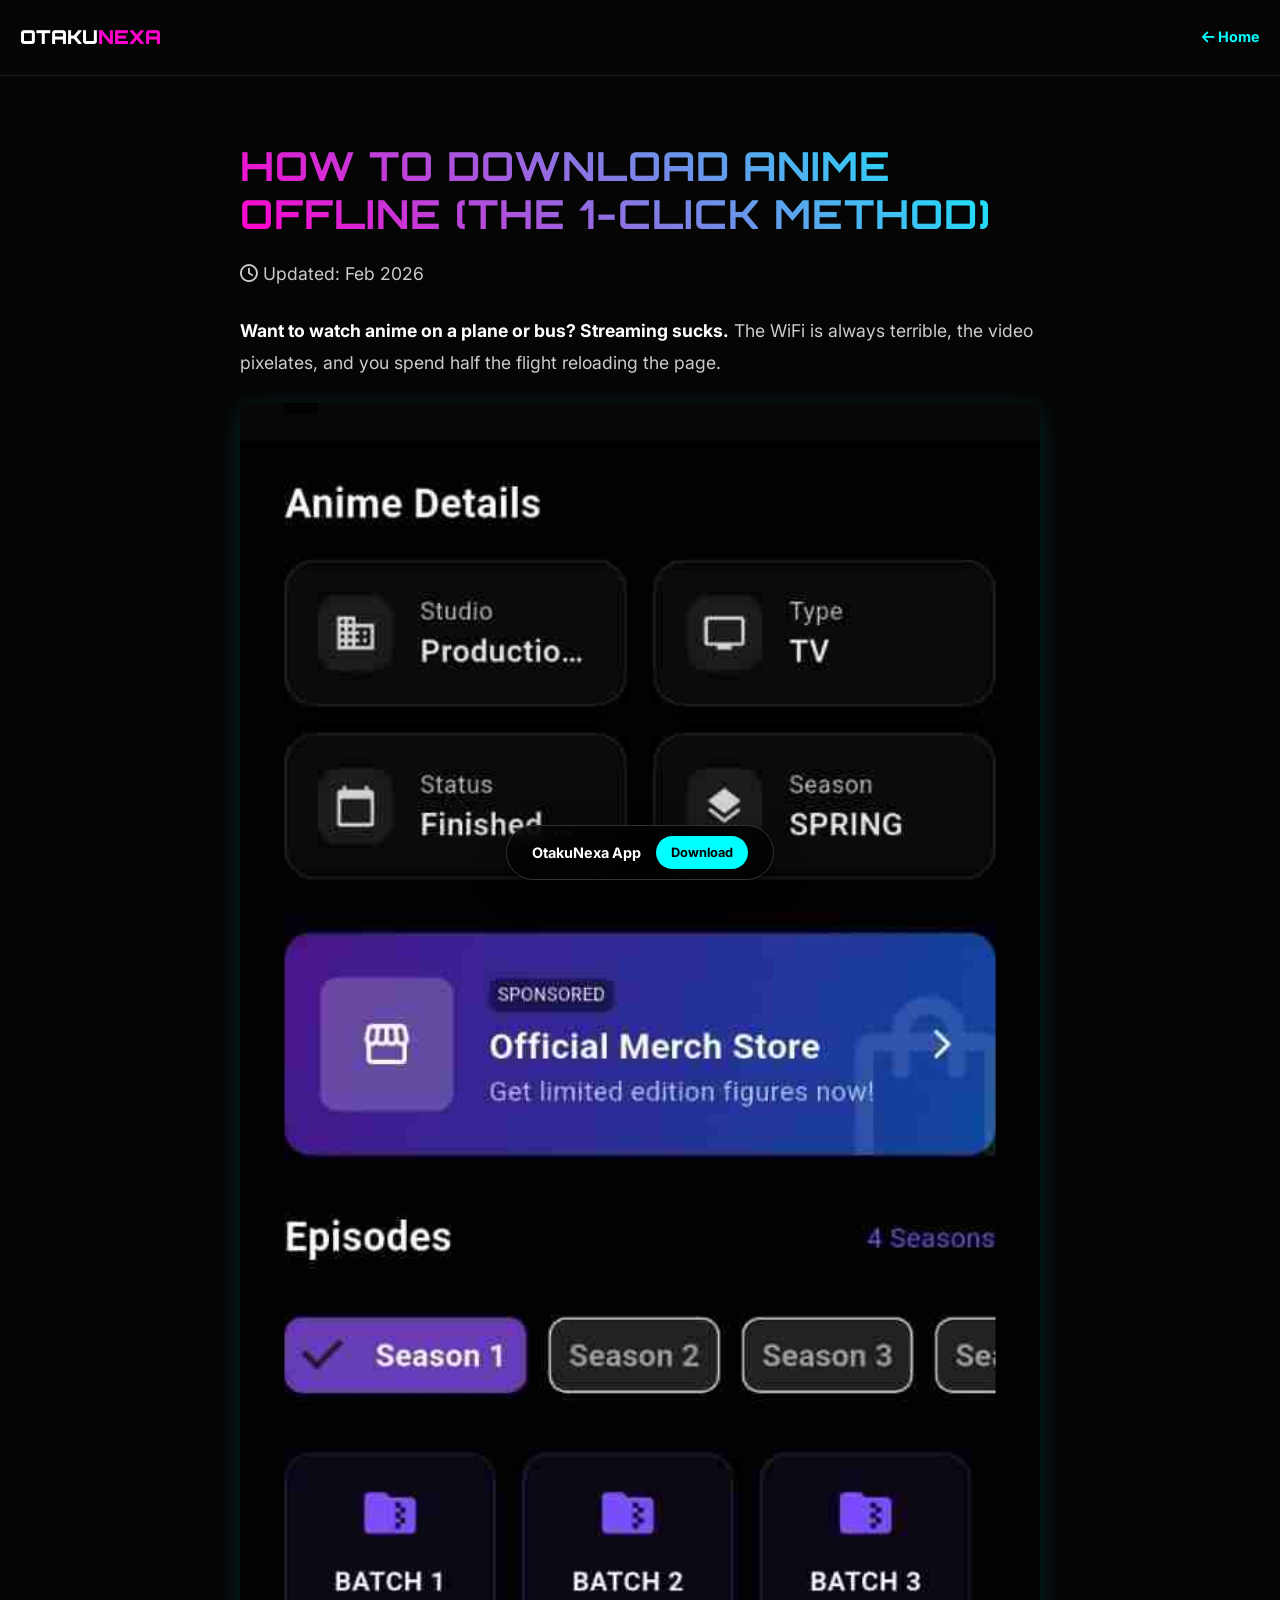
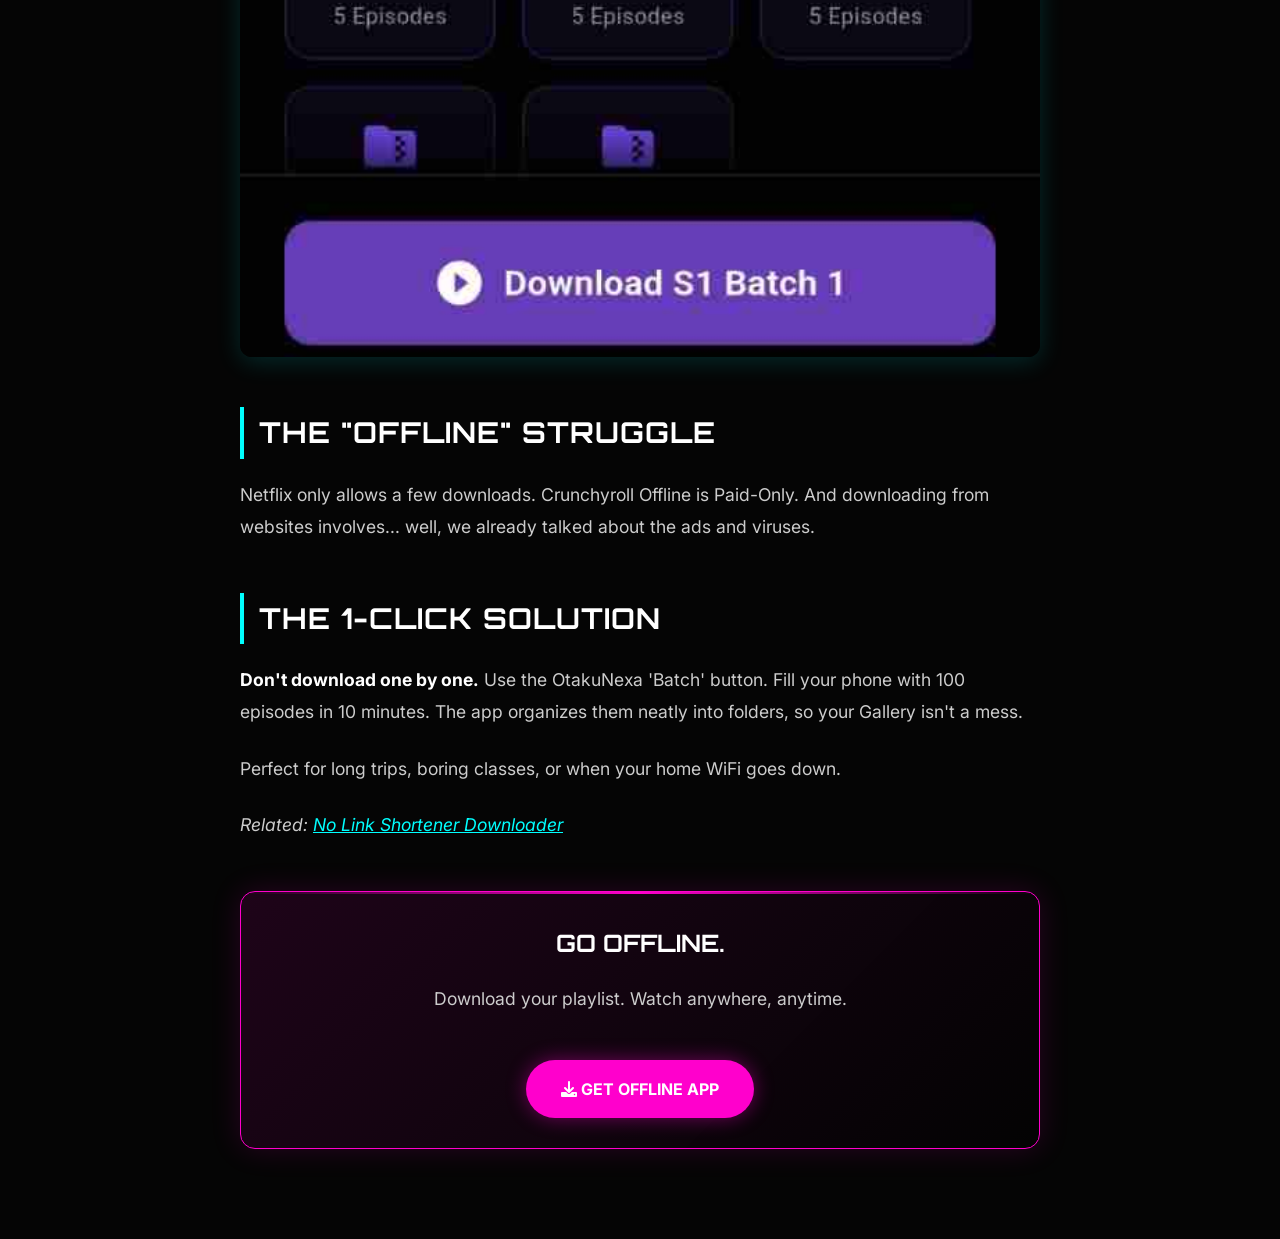
<file: how-to-download-anime-offline-android.html>
<!DOCTYPE html>
<html lang="en">

<head>
    <meta charset="UTF-8">
    <meta name="viewport" content="width=device-width, initial-scale=1.0">
    <!-- SEO META TAGS -->
    <title>How to Download Anime on Android Without Ads (Offline)</title>
    <meta name="description"
        content="Learn how to download anime episodes offline on Android without ads. The 1-click method using OtakuNexa App.">
    <meta name="keywords" content="download anime offline android, watch anime on plane, no wifi anime app, otakunexa">

    <!-- FONTS & ICONS -->
    <link rel="stylesheet" href="https://cdnjs.cloudflare.com/ajax/libs/font-awesome/6.0.0/css/all.min.css">
    <link
        href="https://fonts.googleapis.com/css2?family=Orbitron:wght@400;500;700;900&family=Inter:wght@300;400;600&display=swap"
        rel="stylesheet">

    <!-- STYLES -->
    <link rel="stylesheet" href="assets/style-content.css">
</head>

<body>

    <!-- NAV -->
    <nav class="simple-nav">
        <a href="index.html" class="nav-brand">OTAKU<span style="color:var(--neon-pink)">NEXA</span></a>
        <a href="index.html" class="back-link"><i class="fas fa-arrow-left"></i> Home</a>
    </nav>

    <div class="content-container">
        <!-- HEADER -->
        <h1 id="page-title">How to Download Anime Offline (The 1-Click Method)</h1>
        <p class="meta-info"><i class="far fa-clock"></i> Updated: Feb 2026</p>

        <div id="article-body">
            <p><strong>Want to watch anime on a plane or bus? Streaming sucks.</strong> The WiFi is always terrible, the
                video pixelates, and you spend half the flight reloading the page.</p>

            <!-- [AD SLOT: TOP] -->
            <div id="ad-top" class="ad-slot"></div>

            <img src="/assets/details2.jpg" alt="Anime Offline Mode Otakunexa">

            <h2>The "Offline" Struggle</h2>
            <p>Netflix only allows a few downloads. Crunchyroll Offline is Paid-Only. And downloading from websites
                involves... well, we already talked about the ads and viruses.</p>

            <!-- [AD SLOT: MID] -->
            <div id="ad-mid" class="ad-slot"></div>

            <h2>The 1-Click Solution</h2>
            <p><strong>Don't download one by one.</strong> Use the OtakuNexa 'Batch' button. Fill your phone with 100
                episodes in 10 minutes. The app organizes them neatly into folders, so your Gallery isn't a mess.</p>
            <p>Perfect for long trips, boring classes, or when your home WiFi goes down.</p>

            <p><em>Related: <a href="anime-batch-downloader-no-link-shortener.html" style="color:var(--neon-cyan)">No
                        Link Shortener Downloader</a></em></p>
        </div>

        <!-- CTA BOX -->
        <div class="app-cta-box">
            <div class="cta-title">GO OFFLINE.</div>
            <p>Download your playlist. Watch anywhere, anytime.</p>
            <a href="index.html" class="cta-btn"><i class="fas fa-download"></i> GET OFFLINE APP</a>
        </div>
    </div>

    <!-- STICKY FOOTER -->
    <div class="sticky-footer">
        <span style="color:white; font-weight:bold; font-size:0.9rem;">OtakuNexa App</span>
        <a href="index.html"
            style="background:var(--neon-cyan); color:black; padding:5px 15px; border-radius:20px; text-decoration:none; font-weight:bold; font-size:0.8rem;">Download</a>
    </div>

    <!-- SCRIPTS -->
    <script src="config.js"></script>
    <script src="assets/adsConfig.js"></script>
    <script>
        document.addEventListener('DOMContentLoaded', () => {
            if (typeof ADS_CONFIG === 'undefined') return;
            const globalEnabled = ADS_CONFIG.enableGlobalAds;
            const injectAd = (slotId, configKey) => {
                const el = document.getElementById(slotId);
                if (!el) return;
                const slotConfig = ADS_CONFIG.slots[configKey];
                if (globalEnabled && slotConfig && slotConfig.enabled) el.innerHTML = slotConfig.code;
                else el.classList.add('collapsed');
            };
            injectAd('ad-top', 'topBanner');
            injectAd('ad-mid', 'midContent');
        });
    </script>
</body>

</html>
</file>
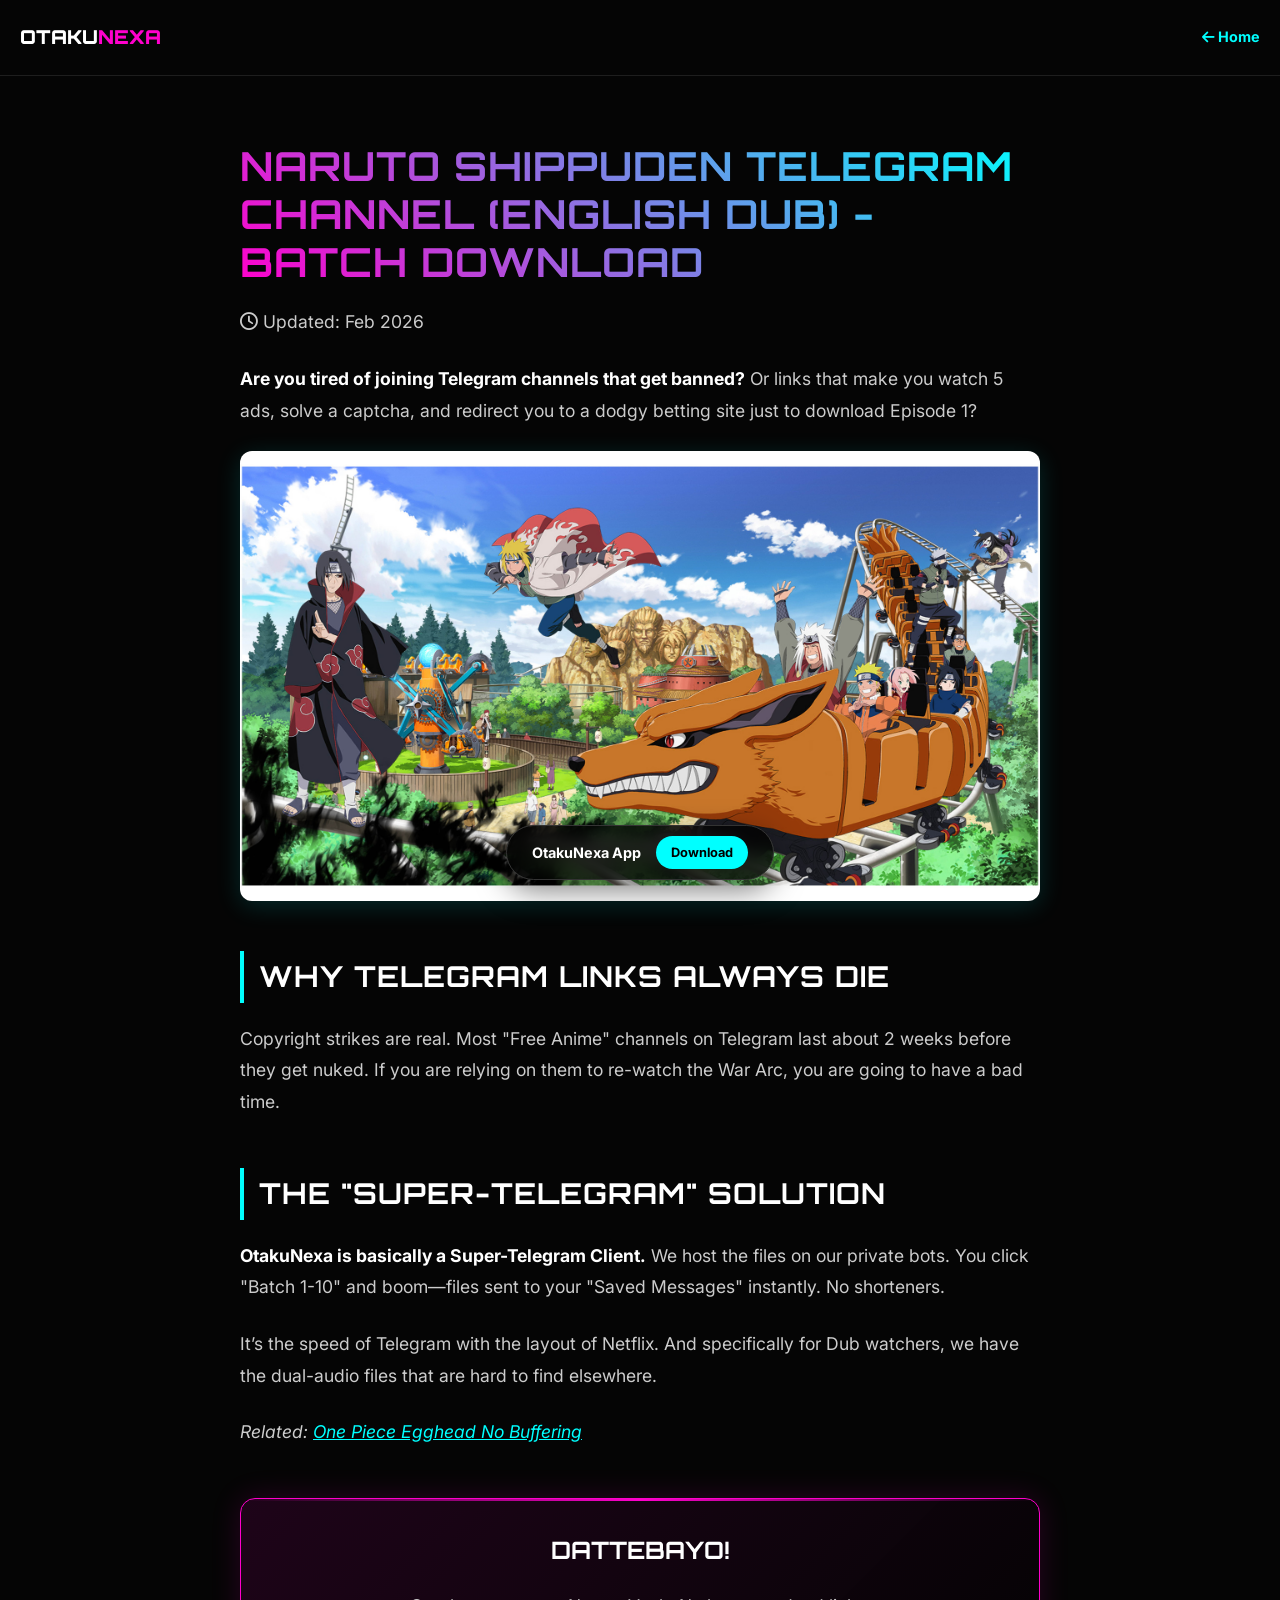
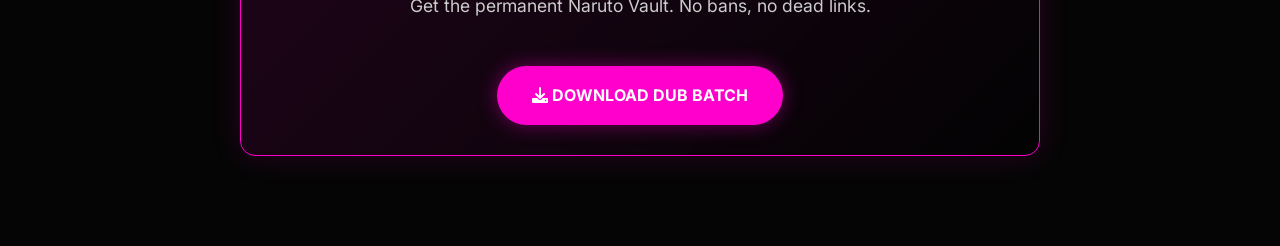
<file: naruto-shippuden-telegram-channel-english-dub.html>
<!DOCTYPE html>
<html lang="en">

<head>
    <meta charset="UTF-8">
    <meta name="viewport" content="width=device-width, initial-scale=1.0">
    <!-- SEO META TAGS -->
    <title>Naruto Shippuden Telegram Channel (English Dub) - Batch Download</title>
    <meta name="description"
        content="Join the best Naruto Shippuden Telegram Channel for English Dub. Batch download episodes 1-500 in 1080p. No link shorteners, no bans.">
    <meta name="keywords"
        content="naruto shippuden telegram channel english dub, naruto batch download, naruto english dub telegram, otakunexa">

    <!-- FONTS & ICONS -->
    <link rel="stylesheet" href="https://cdnjs.cloudflare.com/ajax/libs/font-awesome/6.0.0/css/all.min.css">
    <link
        href="https://fonts.googleapis.com/css2?family=Orbitron:wght@400;500;700;900&family=Inter:wght@300;400;600&display=swap"
        rel="stylesheet">

    <!-- STYLES -->
    <link rel="stylesheet" href="assets/style-content.css">
</head>

<body>

    <!-- NAV -->
    <nav class="simple-nav">
        <a href="index.html" class="nav-brand">OTAKU<span style="color:var(--neon-pink)">NEXA</span></a>
        <a href="index.html" class="back-link"><i class="fas fa-arrow-left"></i> Home</a>
    </nav>

    <div class="content-container">
        <!-- HEADER -->
        <h1 id="page-title">Naruto Shippuden Telegram Channel (English Dub) - Batch Download</h1>
        <p class="meta-info"><i class="far fa-clock"></i> Updated: Feb 2026</p>

        <div id="article-body">
            <p><strong>Are you tired of joining Telegram channels that get banned?</strong> Or links that make you watch
                5 ads, solve a captcha, and redirect you to a dodgy betting site just to download Episode 1?</p>

            <!-- [AD SLOT: TOP] -->
            <div id="ad-top" class="ad-slot"></div>

            <img src="/assets/otakunexa_naruto.jfif" alt="Naruto Shippuden Best Telegram Channel">

            <h2>Why Telegram Links Always Die</h2>
            <p>Copyright strikes are real. Most "Free Anime" channels on Telegram last about 2 weeks before they get
                nuked. If you are relying on them to re-watch the War Arc, you are going to have a bad time.</p>

            <!-- [AD SLOT: MID] -->
            <div id="ad-mid" class="ad-slot"></div>

            <h2>The "Super-Telegram" Solution</h2>
            <p><strong>OtakuNexa is basically a Super-Telegram Client.</strong> We host the files on our private bots.
                You click "Batch 1-10" and boom—files sent to your "Saved Messages" instantly. No shorteners.</p>
            <p>It’s the speed of Telegram with the layout of Netflix. And specifically for Dub watchers, we have the
                dual-audio files that are hard to find elsewhere.</p>

            <p><em>Related: <a href="watch-one-piece-egghead-no-buffering.html" style="color:var(--neon-cyan)">One Piece
                        Egghead No Buffering</a></em></p>
        </div>

        <!-- CTA BOX -->
        <div class="app-cta-box">
            <div class="cta-title">DATTEBAYO!</div>
            <p>Get the permanent Naruto Vault. No bans, no dead links.</p>
            <a href="index.html" class="cta-btn"><i class="fas fa-download"></i> DOWNLOAD DUB BATCH</a>
        </div>
    </div>

    <!-- STICKY FOOTER -->
    <div class="sticky-footer">
        <span style="color:white; font-weight:bold; font-size:0.9rem;">OtakuNexa App</span>
        <a href="index.html"
            style="background:var(--neon-cyan); color:black; padding:5px 15px; border-radius:20px; text-decoration:none; font-weight:bold; font-size:0.8rem;">Download</a>
    </div>

    <!-- SCRIPTS -->
    <script src="config.js"></script>
    <script src="assets/adsConfig.js"></script>
    <script>
        document.addEventListener('DOMContentLoaded', () => {
            if (typeof ADS_CONFIG === 'undefined') return;
            const globalEnabled = ADS_CONFIG.enableGlobalAds;
            const injectAd = (slotId, configKey) => {
                const el = document.getElementById(slotId);
                if (!el) return;
                const slotConfig = ADS_CONFIG.slots[configKey];
                if (globalEnabled && slotConfig && slotConfig.enabled) el.innerHTML = slotConfig.code;
                else el.classList.add('collapsed');
            };
            injectAd('ad-top', 'topBanner');
            injectAd('ad-mid', 'midContent');
        });
    </script>
</body>

</html>
</file>
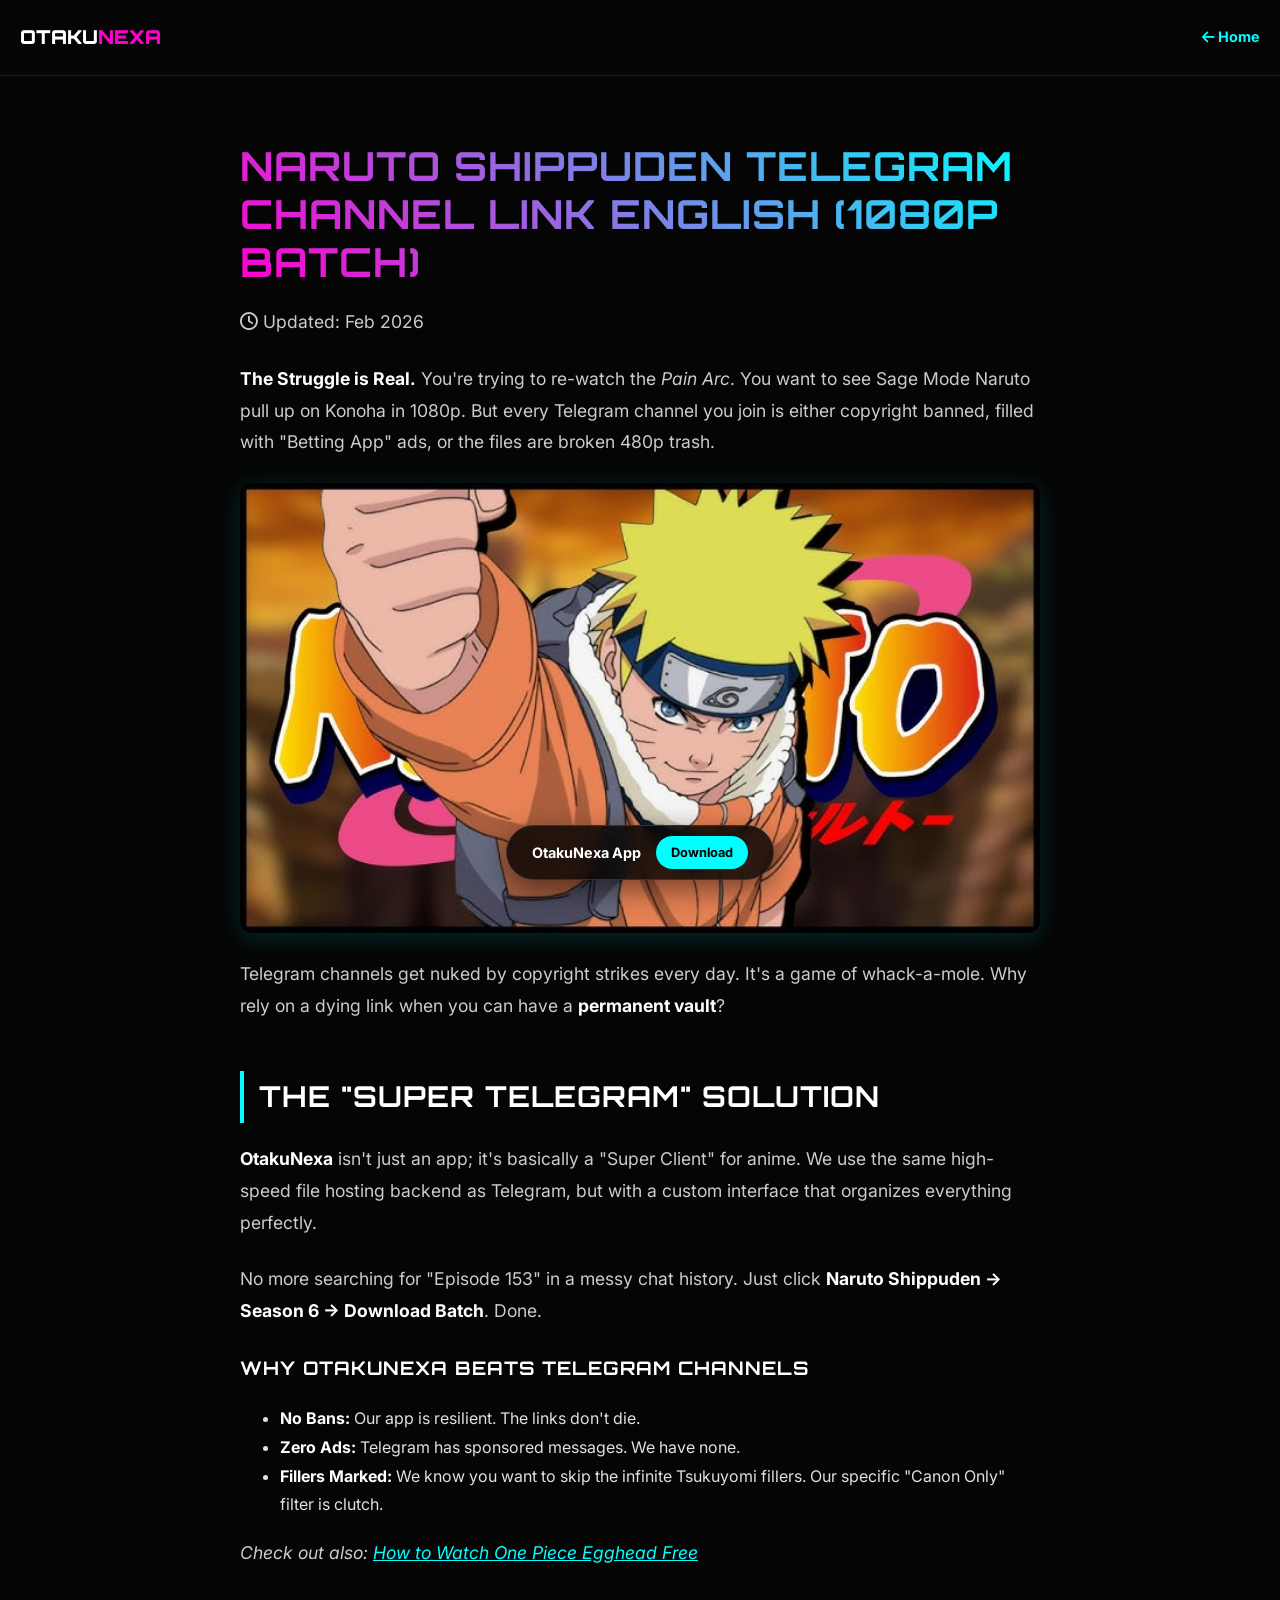
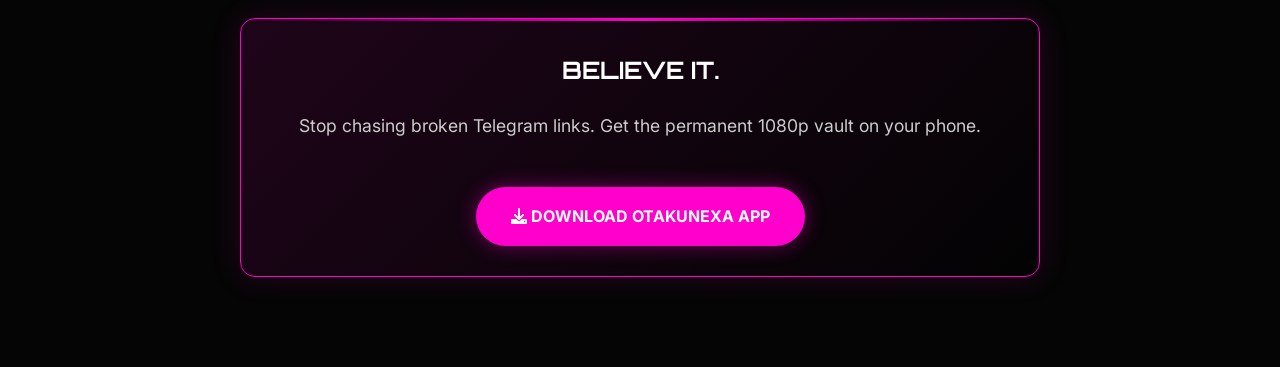
<file: naruto-shippuden-telegram-download.html>
<!DOCTYPE html>
<html lang="en">

<head>
    <meta charset="UTF-8">
    <meta name="viewport" content="width=device-width, initial-scale=1.0">
    <!-- SEO META TAGS -->
    <title>Naruto Shippuden Telegram Channel Link English (1080p Batch)</title>
    <meta name="description"
        content="Looking for working Naruto Shippuden Telegram channels? Stop searching for broken links. Download the OtakuNexa App for direct 1080p batch downloads. No ads or bans.">
    <meta name="keywords"
        content="naruto shippuden telegram link, watch naruto free android, naruto batch download, otakunexa, anime telegram channel">

    <!-- FONTS & ICONS -->
    <link rel="stylesheet" href="https://cdnjs.cloudflare.com/ajax/libs/font-awesome/6.0.0/css/all.min.css">
    <link
        href="https://fonts.googleapis.com/css2?family=Orbitron:wght@400;500;700;900&family=Inter:wght@300;400;600&display=swap"
        rel="stylesheet">

    <!-- STYLES -->
    <link rel="stylesheet" href="assets/style-content.css">
</head>

<body>

    <!-- NAV -->
    <nav class="simple-nav">
        <a href="index.html" class="nav-brand">OTAKU<span style="color:var(--neon-pink)">NEXA</span></a>
        <a href="index.html" class="back-link"><i class="fas fa-arrow-left"></i> Home</a>
    </nav>

    <div class="content-container">

        <!-- [AD SLOT: TOP] -->
        <div id="ad-top" class="ad-slot"></div>

        <!-- HEADER -->
        <h1 id="page-title">Naruto Shippuden Telegram Channel Link English (1080p Batch)</h1>
        <p class="meta-info"><i class="far fa-clock"></i> Updated: Feb 2026</p>

        <div id="article-body">
            <p><strong>The Struggle is Real.</strong> You're trying to re-watch the <em>Pain Arc</em>. You want to see
                Sage Mode Naruto pull up on Konoha in 1080p. But every Telegram channel you join is either copyright
                banned, filled with "Betting App" ads, or the files are broken 480p trash.</p>

            <img src="/assets/naruto_anime_otakunexa.jpg" alt="Naruto Sage Mode Wallpaper">

            <p>Telegram channels get nuked by copyright strikes every day. It's a game of whack-a-mole. Why rely on a
                dying link when you can have a <strong>permanent vault</strong>?</p>

            <h2>The "Super Telegram" Solution</h2>
            <p><strong>OtakuNexa</strong> isn't just an app; it's basically a "Super Client" for anime. We use the same
                high-speed file hosting backend as Telegram, but with a custom interface that organizes everything
                perfectly.</p>

            <p>No more searching for "Episode 153" in a messy chat history. Just click <strong>Naruto Shippuden ->
                    Season 6 -> Download Batch</strong>. Done.</p>

            <!-- [AD SLOT: MID] -->
            <div id="ad-mid" class="ad-slot"></div>

            <h3>Why OtakuNexa Beats Telegram Channels</h3>
            <ul>
                <li><strong>No Bans:</strong> Our app is resilient. The links don't die.</li>
                <li><strong>Zero Ads:</strong> Telegram has sponsored messages. We have none.</li>
                <li><strong>Fillers Marked:</strong> We know you want to skip the infinite Tsukuyomi fillers. Our
                    specific "Canon Only" filter is clutch.</li>
            </ul>

            <p><em>Check out also: <a href="watch-one-piece-egghead-free.html" style="color:var(--neon-cyan)">How to
                        Watch One Piece Egghead Free</a></em></p>
        </div>

        <!-- CTA BOX -->
        <div class="app-cta-box">
            <div class="cta-title">BELIEVE IT.</div>
            <p>Stop chasing broken Telegram links. Get the permanent 1080p vault on your phone.</p>
            <a href="index.html" class="cta-btn"><i class="fas fa-download"></i> DOWNLOAD OTAKUNEXA APP</a>
        </div>

    </div>

    <!-- STICKY FOOTER -->
    <div class="sticky-footer">
        <span style="color:white; font-weight:bold; font-size:0.9rem;">OtakuNexa App</span>
        <a href="index.html"
            style="background:var(--neon-cyan); color:black; padding:5px 15px; border-radius:20px; text-decoration:none; font-weight:bold; font-size:0.8rem;">Download</a>
    </div>

    <!-- SCRIPTS -->
    <script src="config.js"></script>
    <script src="assets/adsConfig.js"></script>
    <script>
        document.addEventListener('DOMContentLoaded', () => {
            if (typeof ADS_CONFIG === 'undefined') return;
            const globalEnabled = ADS_CONFIG.enableGlobalAds;
            const injectAd = (slotId, configKey) => {
                const el = document.getElementById(slotId);
                if (!el) return;
                const slotConfig = ADS_CONFIG.slots[configKey];
                if (globalEnabled && slotConfig && slotConfig.enabled) el.innerHTML = slotConfig.code;
                else el.classList.add('collapsed');
            };
            injectAd('ad-top', 'topBanner');
            injectAd('ad-mid', 'midContent');
        });
    </script>
</body>

</html>
</file>
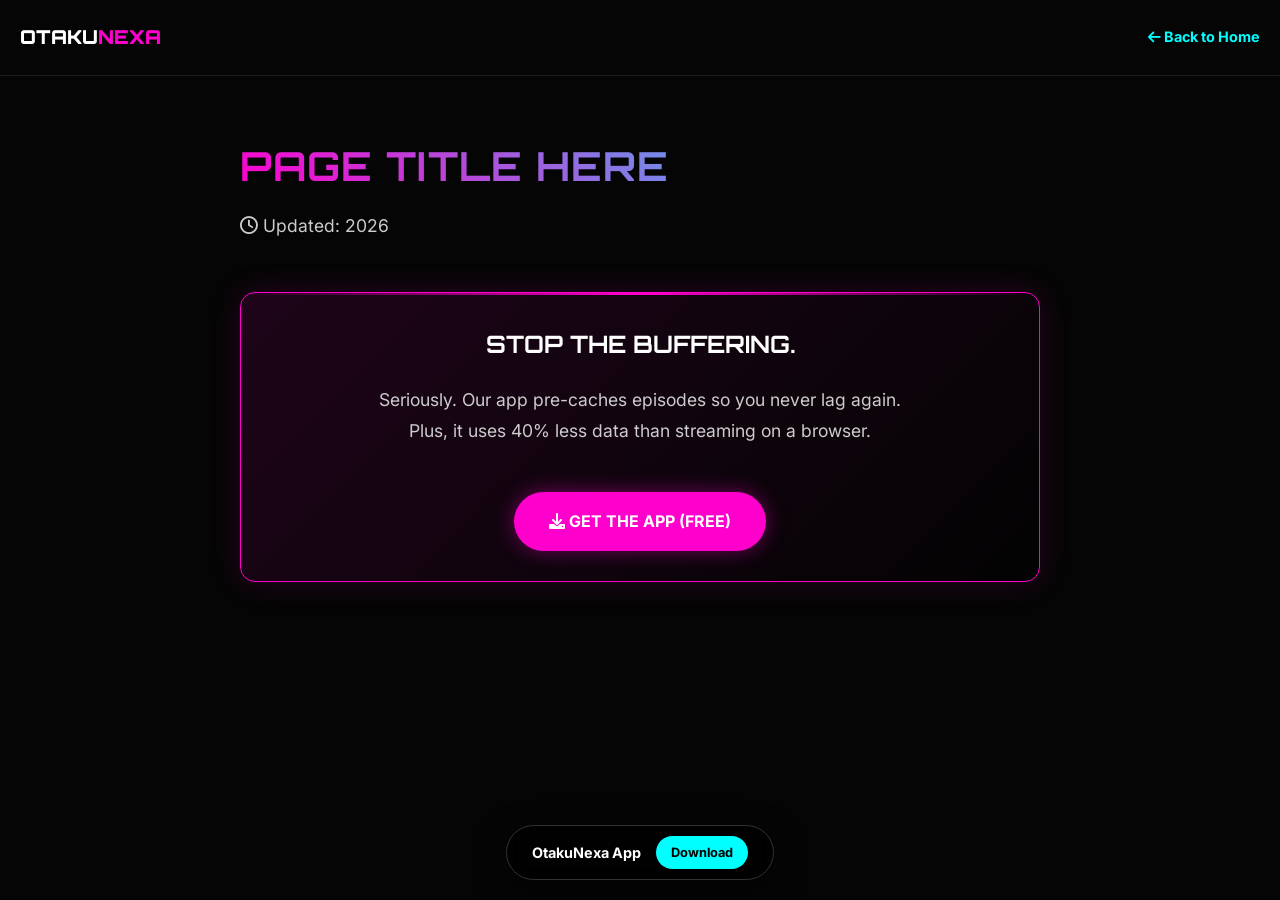
<file: template.html>
<!DOCTYPE html>
<html lang="en">

<head>
    <meta charset="UTF-8">
    <meta name="viewport" content="width=device-width, initial-scale=1.0">
    <title>OtakuNexa Content</title>

    <!-- FONTS & ICONS -->
    <link rel="stylesheet" href="https://cdnjs.cloudflare.com/ajax/libs/font-awesome/6.0.0/css/all.min.css">
    <link
        href="https://fonts.googleapis.com/css2?family=Orbitron:wght@400;500;700;900&family=Inter:wght@300;400;600&display=swap"
        rel="stylesheet">

    <!-- STYLES -->
    <link rel="stylesheet" href="assets/style-content.css">
</head>

<body>

    <!-- NAV -->
    <nav class="simple-nav">
        <a href="index.html" class="nav-brand">OTAKU<span style="color:var(--neon-pink)">NEXA</span></a>
        <a href="index.html" class="back-link"><i class="fas fa-arrow-left"></i> Back to Home</a>
    </nav>

    <div class="content-container">

        <!-- [AD SLOT: TOP] -->
        <div id="ad-top" class="ad-slot"></div>

        <!-- MAIN CONTENT INJECTED HERE -->
        <!-- EXAMPLE CONTENT: -->
        <h1 id="page-title">Page Title Here</h1>
        <p class="meta-info"><i class="far fa-clock"></i> Updated: 2026</p>

        <div id="article-body">
            <!-- Article content goes here -->
        </div>

        <!-- CTA BOX -->
        <div class="app-cta-box">
            <div class="cta-title">STOP THE BUFFERING.</div>
            <p>Seriously. Our app pre-caches episodes so you never lag again. <br>Plus, it uses 40% less data than
                streaming on a browser.</p>
            <a href="index.html" class="cta-btn"><i class="fas fa-download"></i> GET THE APP (FREE)</a>
        </div>

    </div>

    <!-- STICKY FOOTER -->
    <div class="sticky-footer">
        <span style="color:white; font-weight:bold; font-size:0.9rem;">OtakuNexa App</span>
        <a href="index.html"
            style="background:var(--neon-cyan); color:black; padding:5px 15px; border-radius:20px; text-decoration:none; font-weight:bold; font-size:0.8rem;">Download</a>
    </div>

    <!-- SCRIPTS -->
    <script src="config.js"></script>
    <script src="assets/adsConfig.js"></script>
    <script>
        document.addEventListener('DOMContentLoaded', () => {
            // 1. CONFIG CHECK
            if (typeof ADS_CONFIG === 'undefined') {
                console.error("ADS_CONFIG not loaded.");
                return;
            }

            const globalEnabled = ADS_CONFIG.enableGlobalAds;

            // 2. HELPER FUNCTION
            const injectAd = (slotId, configKey) => {
                const el = document.getElementById(slotId);
                if (!el) return;

                const slotConfig = ADS_CONFIG.slots[configKey];

                // Show Ad if: Global ON AND Slot ON
                if (globalEnabled && slotConfig && slotConfig.enabled) {
                    el.innerHTML = slotConfig.code;
                } else {
                    // Hide completely
                    el.classList.add('collapsed');
                }
            };

            // 3. INJECT ADS
            injectAd('ad-top', 'topBanner');
            injectAd('ad-mid', 'midContent');

            // 4. POPUNDER
            if (globalEnabled && ADS_CONFIG.slots.popUnder.enabled) {
                const popDiv = document.createElement('div');
                popDiv.innerHTML = ADS_CONFIG.slots.popUnder.code;
                document.body.appendChild(popDiv);
            }
        });
    </script>
</body>

</html>
</file>
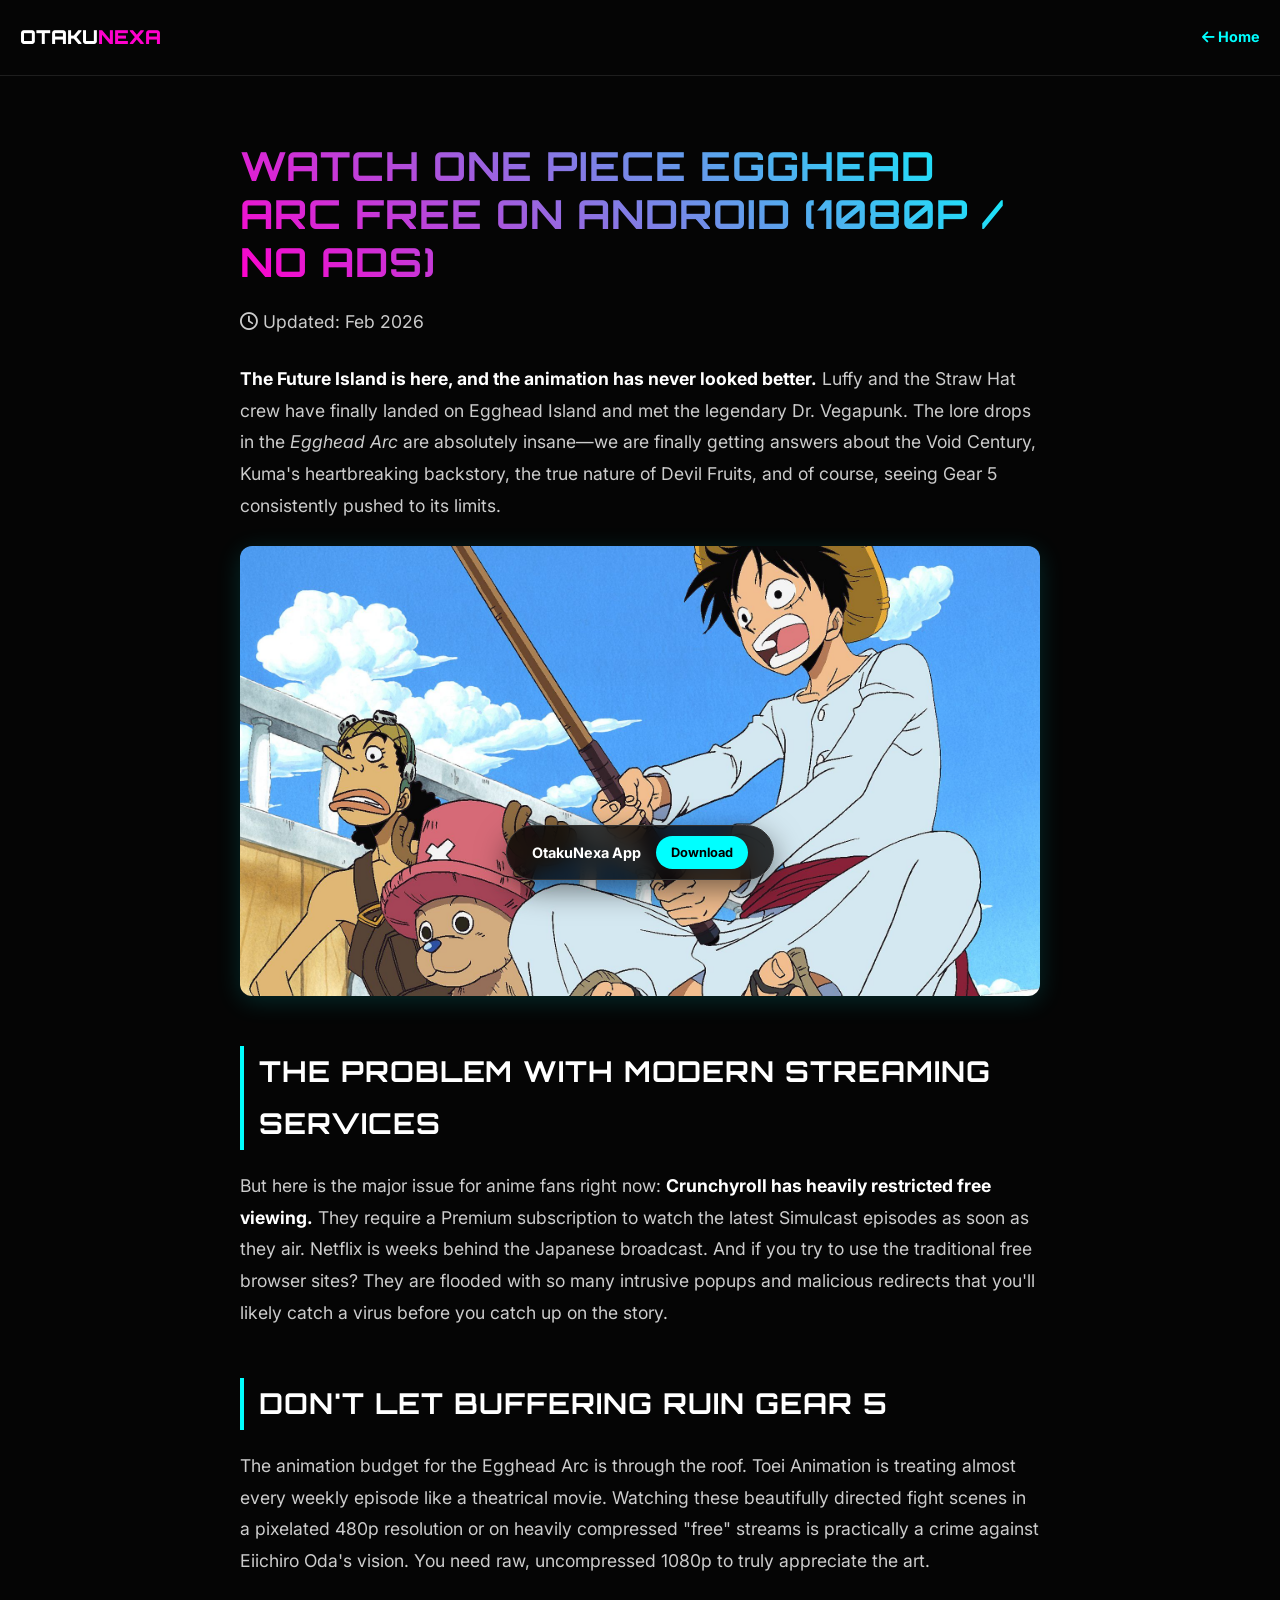
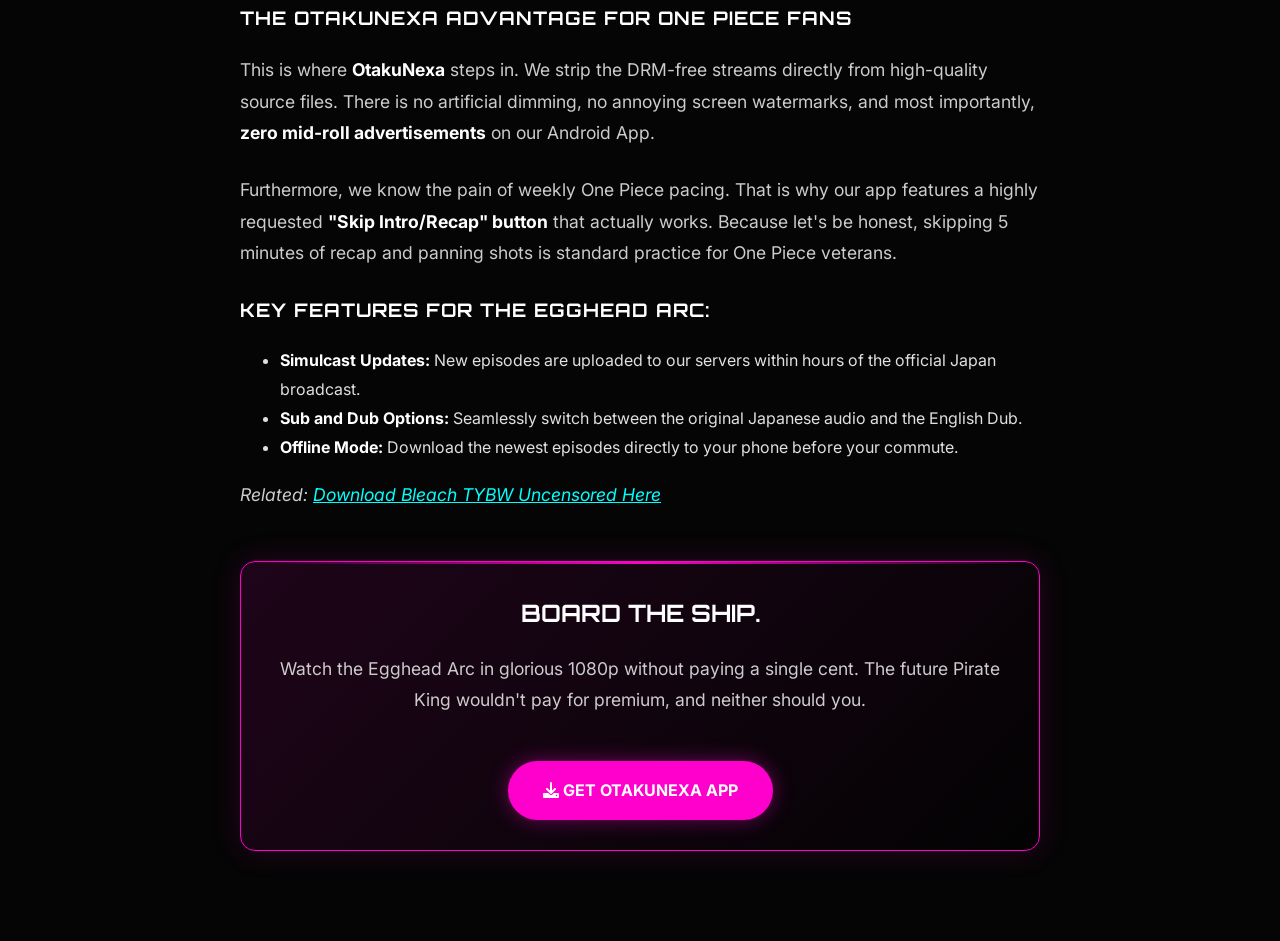
<file: watch-one-piece-egghead-free.html>
<!DOCTYPE html>
<html lang="en">
<head>
    <meta charset="UTF-8">
    <meta name="viewport" content="width=device-width, initial-scale=1.0">
    <title>Watch One Piece Egghead Arc Free Android (1080p No Ads)</title>
    <meta name="description" content="Watch One Piece Egghead Arc episodes for free on Android. Skip the Crunchyroll premium paywall. Get 1080p high-quality streaming and batch download capabilities on OtakuNexa.">
    <meta name="keywords" content="watch one piece egghead free, one piece android app, one piece latest episode free, otakunexa, luffy gear 5, egghead arc stream">
    <link rel="stylesheet" href="https://cdnjs.cloudflare.com/ajax/libs/font-awesome/6.0.0/css/all.min.css">
    <link href="https://fonts.googleapis.com/css2?family=Orbitron:wght@400;500;700;900&family=Inter:wght@300;400;600&display=swap" rel="stylesheet">
    <link rel="stylesheet" href="assets/style-content.css">
</head>
<body>
    <nav class="simple-nav">
        <a href="index.html" class="nav-brand">OTAKU<span style="color:var(--neon-pink)">NEXA</span></a>
        <a href="index.html" class="back-link"><i class="fas fa-arrow-left"></i> Home</a>
    </nav>

    <div class="content-container">
        <div id="ad-top" class="ad-slot"></div>
        <h1 id="page-title">Watch One Piece Egghead Arc Free on Android (1080p / No Ads)</h1>
        <p class="meta-info"><i class="far fa-clock"></i> Updated: Feb 2026</p>

        <div id="article-body">
            <p><strong>The Future Island is here, and the animation has never looked better.</strong> Luffy and the Straw Hat crew have finally landed on Egghead Island and met the legendary Dr. Vegapunk. The lore drops in the <em>Egghead Arc</em> are absolutely insane—we are finally getting answers about the Void Century, Kuma's heartbreaking backstory, the true nature of Devil Fruits, and of course, seeing Gear 5 consistently pushed to its limits.</p>

            <img src="/assets/one_peace.jpg" alt="One Piece Egghead Arc Wallpaper">

            <h2>The Problem with Modern Streaming Services</h2>
            <p>But here is the major issue for anime fans right now: <strong>Crunchyroll has heavily restricted free viewing.</strong> They require a Premium subscription to watch the latest Simulcast episodes as soon as they air. Netflix is weeks behind the Japanese broadcast. And if you try to use the traditional free browser sites? They are flooded with so many intrusive popups and malicious redirects that you'll likely catch a virus before you catch up on the story.</p>

            <h2>Don't Let Buffering Ruin Gear 5</h2>
            <p>The animation budget for the Egghead Arc is through the roof. Toei Animation is treating almost every weekly episode like a theatrical movie. Watching these beautifully directed fight scenes in a pixelated 480p resolution or on heavily compressed "free" streams is practically a crime against Eiichiro Oda's vision. You need raw, uncompressed 1080p to truly appreciate the art.</p>

            <div id="ad-mid" class="ad-slot"></div>

            <h3>The OtakuNexa Advantage for One Piece Fans</h3>
            <p>This is where <strong>OtakuNexa</strong> steps in. We strip the DRM-free streams directly from high-quality source files. There is no artificial dimming, no annoying screen watermarks, and most importantly, <strong>zero mid-roll advertisements</strong> on our Android App.</p>
            
            <p>Furthermore, we know the pain of weekly One Piece pacing. That is why our app features a highly requested <strong>"Skip Intro/Recap" button</strong> that actually works. Because let's be honest, skipping 5 minutes of recap and panning shots is standard practice for One Piece veterans.</p>

            <h3>Key Features for the Egghead Arc:</h3>
            <ul>
                <li><strong>Simulcast Updates:</strong> New episodes are uploaded to our servers within hours of the official Japan broadcast.</li>
                <li><strong>Sub and Dub Options:</strong> Seamlessly switch between the original Japanese audio and the English Dub.</li>
                <li><strong>Offline Mode:</strong> Download the newest episodes directly to your phone before your commute.</li>
            </ul>

            <p><em>Related: <a href="bleach-tybw-uncensored-batch.html" style="color:var(--neon-cyan)">Download Bleach TYBW Uncensored Here</a></em></p>
        </div>

        <div class="app-cta-box">
            <div class="cta-title">BOARD THE SHIP.</div>
            <p>Watch the Egghead Arc in glorious 1080p without paying a single cent. The future Pirate King wouldn't pay for premium, and neither should you.</p>
            <a href="index.html" class="cta-btn"><i class="fas fa-download"></i> GET OTAKUNEXA APP</a>
        </div>
    </div>

    <div class="sticky-footer">
        <span style="color:white; font-weight:bold; font-size:0.9rem;">OtakuNexa App</span>
        <a href="index.html" style="background:var(--neon-cyan); color:black; padding:5px 15px; border-radius:20px; text-decoration:none; font-weight:bold; font-size:0.8rem;">Download</a>
    </div>

    <script src="config.js"></script>
    <script src="assets/adsConfig.js"></script>
    <script>
        document.addEventListener('DOMContentLoaded', () => {
            if (typeof ADS_CONFIG === 'undefined') return;
            const globalEnabled = ADS_CONFIG.enableGlobalAds;
            const injectAd = (slotId, configKey) => {
                const el = document.getElementById(slotId);
                if (!el) return;
                const slotConfig = ADS_CONFIG.slots[configKey];
                if (globalEnabled && slotConfig && slotConfig.enabled) el.innerHTML = slotConfig.code;
                else el.classList.add('collapsed');
            };
            injectAd('ad-top', 'topBanner');
            injectAd('ad-mid', 'midContent');
        });
    </script>
</body>
</html>
</file>
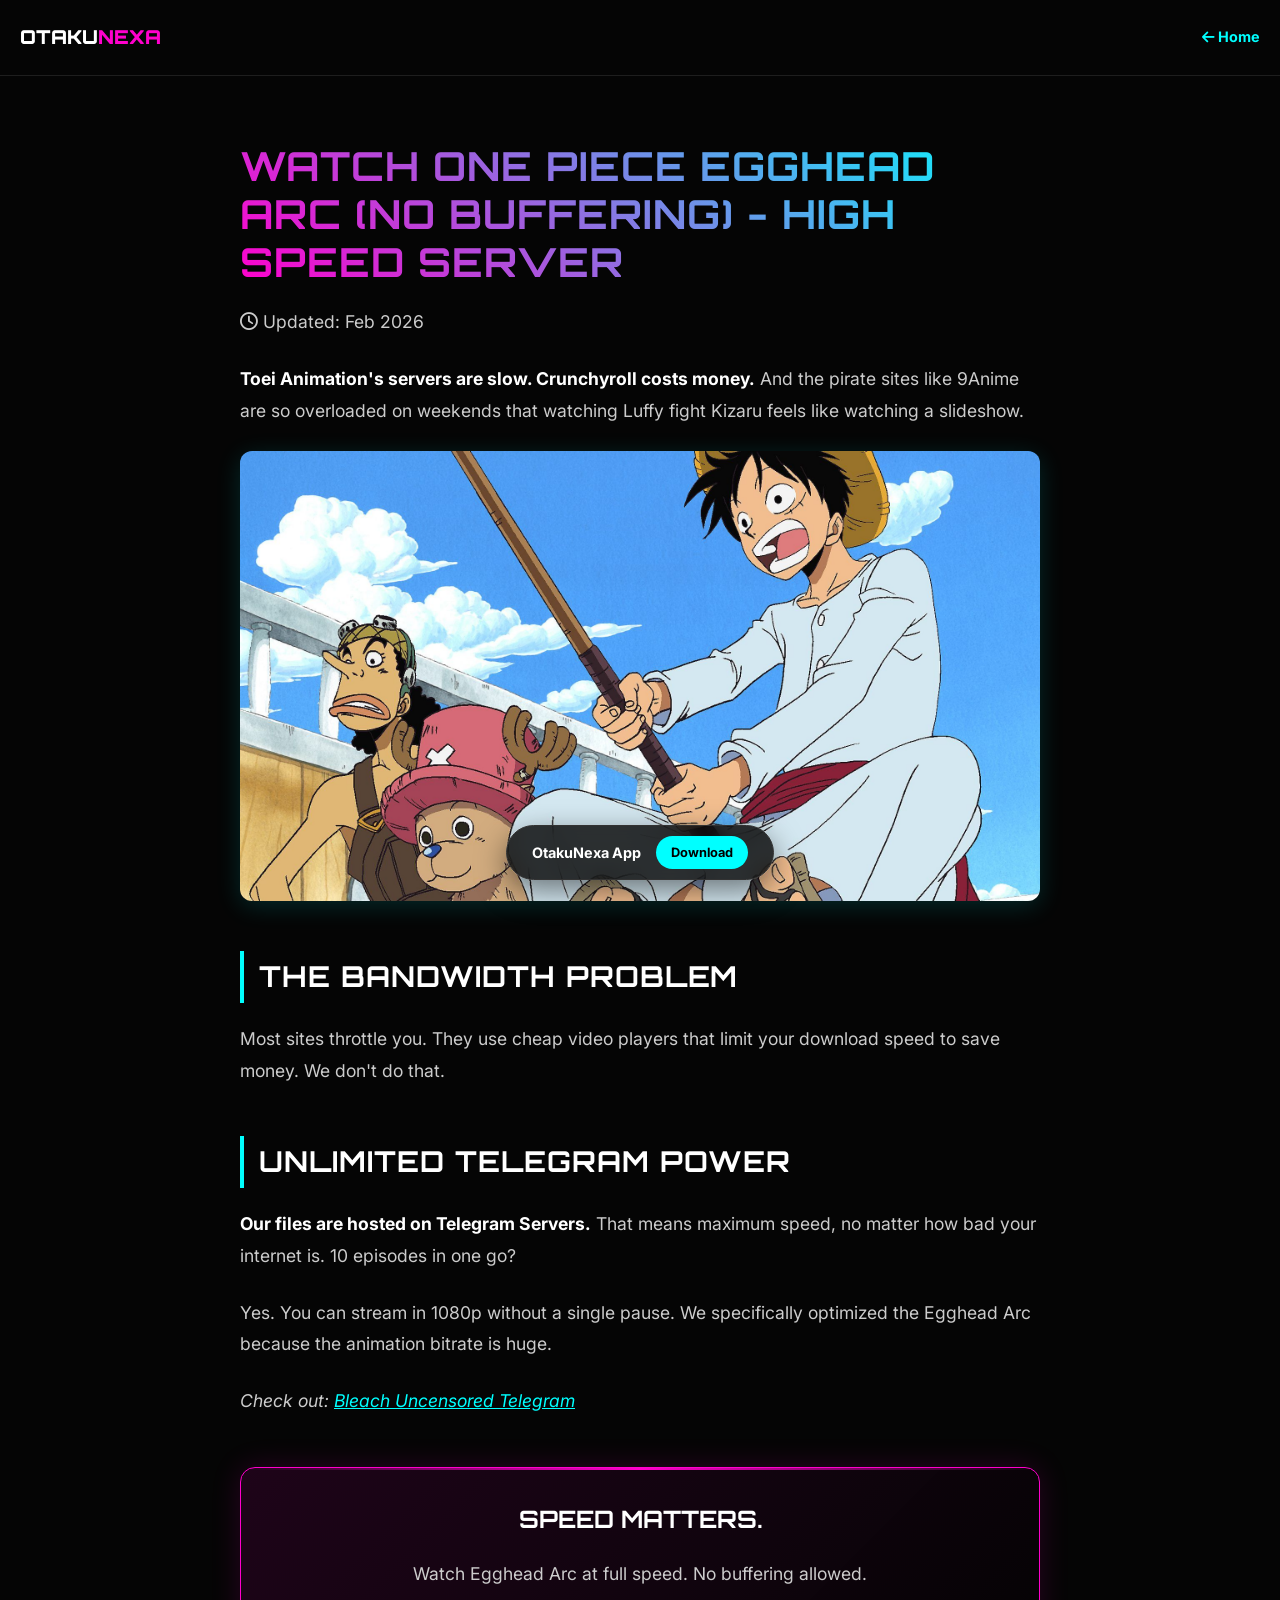
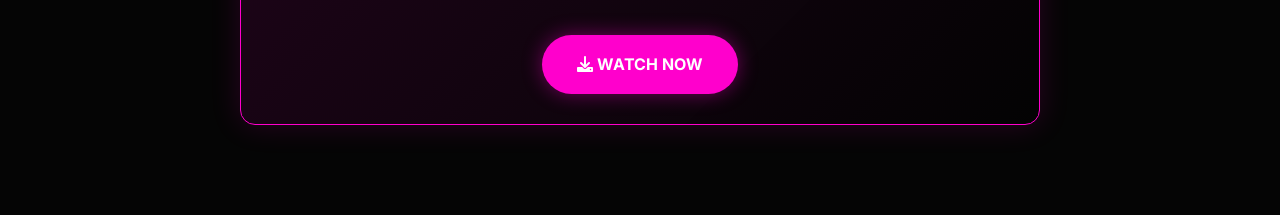
<file: watch-one-piece-egghead-no-buffering.html>
<!DOCTYPE html>
<html lang="en">

<head>
    <meta charset="UTF-8">
    <meta name="viewport" content="width=device-width, initial-scale=1.0">
    <!-- SEO META TAGS -->
    <title>Watch One Piece Egghead Arc (No Buffering) - High Speed Server</title>
    <meta name="description"
        content="Watch One Piece Egghead Arc without buffering. OtakuNexa uses high-speed Telegram servers for instant 1080p playback.">
    <meta name="keywords" content="watch one piece no buffering, egghead arc high speed, one piece lag fix, otakunexa">

    <!-- FONTS & ICONS -->
    <link rel="stylesheet" href="https://cdnjs.cloudflare.com/ajax/libs/font-awesome/6.0.0/css/all.min.css">
    <link
        href="https://fonts.googleapis.com/css2?family=Orbitron:wght@400;500;700;900&family=Inter:wght@300;400;600&display=swap"
        rel="stylesheet">

    <!-- STYLES -->
    <link rel="stylesheet" href="assets/style-content.css">
</head>

<body>

    <!-- NAV -->
    <nav class="simple-nav">
        <a href="index.html" class="nav-brand">OTAKU<span style="color:var(--neon-pink)">NEXA</span></a>
        <a href="index.html" class="back-link"><i class="fas fa-arrow-left"></i> Home</a>
    </nav>

    <div class="content-container">
        <!-- HEADER -->
        <h1 id="page-title">Watch One Piece Egghead Arc (No Buffering) - High Speed Server</h1>
        <p class="meta-info"><i class="far fa-clock"></i> Updated: Feb 2026</p>

        <div id="article-body">
            <p><strong>Toei Animation's servers are slow. Crunchyroll costs money.</strong> And the pirate sites like
                9Anime are so overloaded on weekends that watching Luffy fight Kizaru feels like watching a slideshow.
            </p>

            <!-- [AD SLOT: TOP] -->
            <div id="ad-top" class="ad-slot"></div>

            <img src="/assets/one_peace.jpg" alt="One Piece Egghead Gear 5">

            <h2>The Bandwidth Problem</h2>
            <p>Most sites throttle you. They use cheap video players that limit your download speed to save money. We
                don't do that.</p>

            <!-- [AD SLOT: MID] -->
            <div id="ad-mid" class="ad-slot"></div>

            <h2>Unlimited Telegram Power</h2>
            <p><strong>Our files are hosted on Telegram Servers.</strong> That means maximum speed, no matter how bad
                your internet is. 10 episodes in one go?</p>
            <p>Yes. You can stream in 1080p without a single pause. We specifically optimized the Egghead Arc because
                the animation bitrate is huge.</p>

            <p><em>Check out: <a href="bleach-tybw-uncensored-telegram-link.html" style="color:var(--neon-cyan)">Bleach
                        Uncensored Telegram</a></em></p>
        </div>

        <!-- CTA BOX -->
        <div class="app-cta-box">
            <div class="cta-title">SPEED MATTERS.</div>
            <p>Watch Egghead Arc at full speed. No buffering allowed.</p>
            <a href="index.html" class="cta-btn"><i class="fas fa-download"></i> WATCH NOW</a>
        </div>
    </div>

    <!-- STICKY FOOTER -->
    <div class="sticky-footer">
        <span style="color:white; font-weight:bold; font-size:0.9rem;">OtakuNexa App</span>
        <a href="index.html"
            style="background:var(--neon-cyan); color:black; padding:5px 15px; border-radius:20px; text-decoration:none; font-weight:bold; font-size:0.8rem;">Download</a>
    </div>

    <!-- SCRIPTS -->
    <script src="config.js"></script>
    <script src="assets/adsConfig.js"></script>
    <script>
        document.addEventListener('DOMContentLoaded', () => {
            if (typeof ADS_CONFIG === 'undefined') return;
            const globalEnabled = ADS_CONFIG.enableGlobalAds;
            const injectAd = (slotId, configKey) => {
                const el = document.getElementById(slotId);
                if (!el) return;
                const slotConfig = ADS_CONFIG.slots[configKey];
                if (globalEnabled && slotConfig && slotConfig.enabled) el.innerHTML = slotConfig.code;
                else el.classList.add('collapsed');
            };
            injectAd('ad-top', 'topBanner');
            injectAd('ad-mid', 'midContent');
        });
    </script>
</body>

</html>
</file>
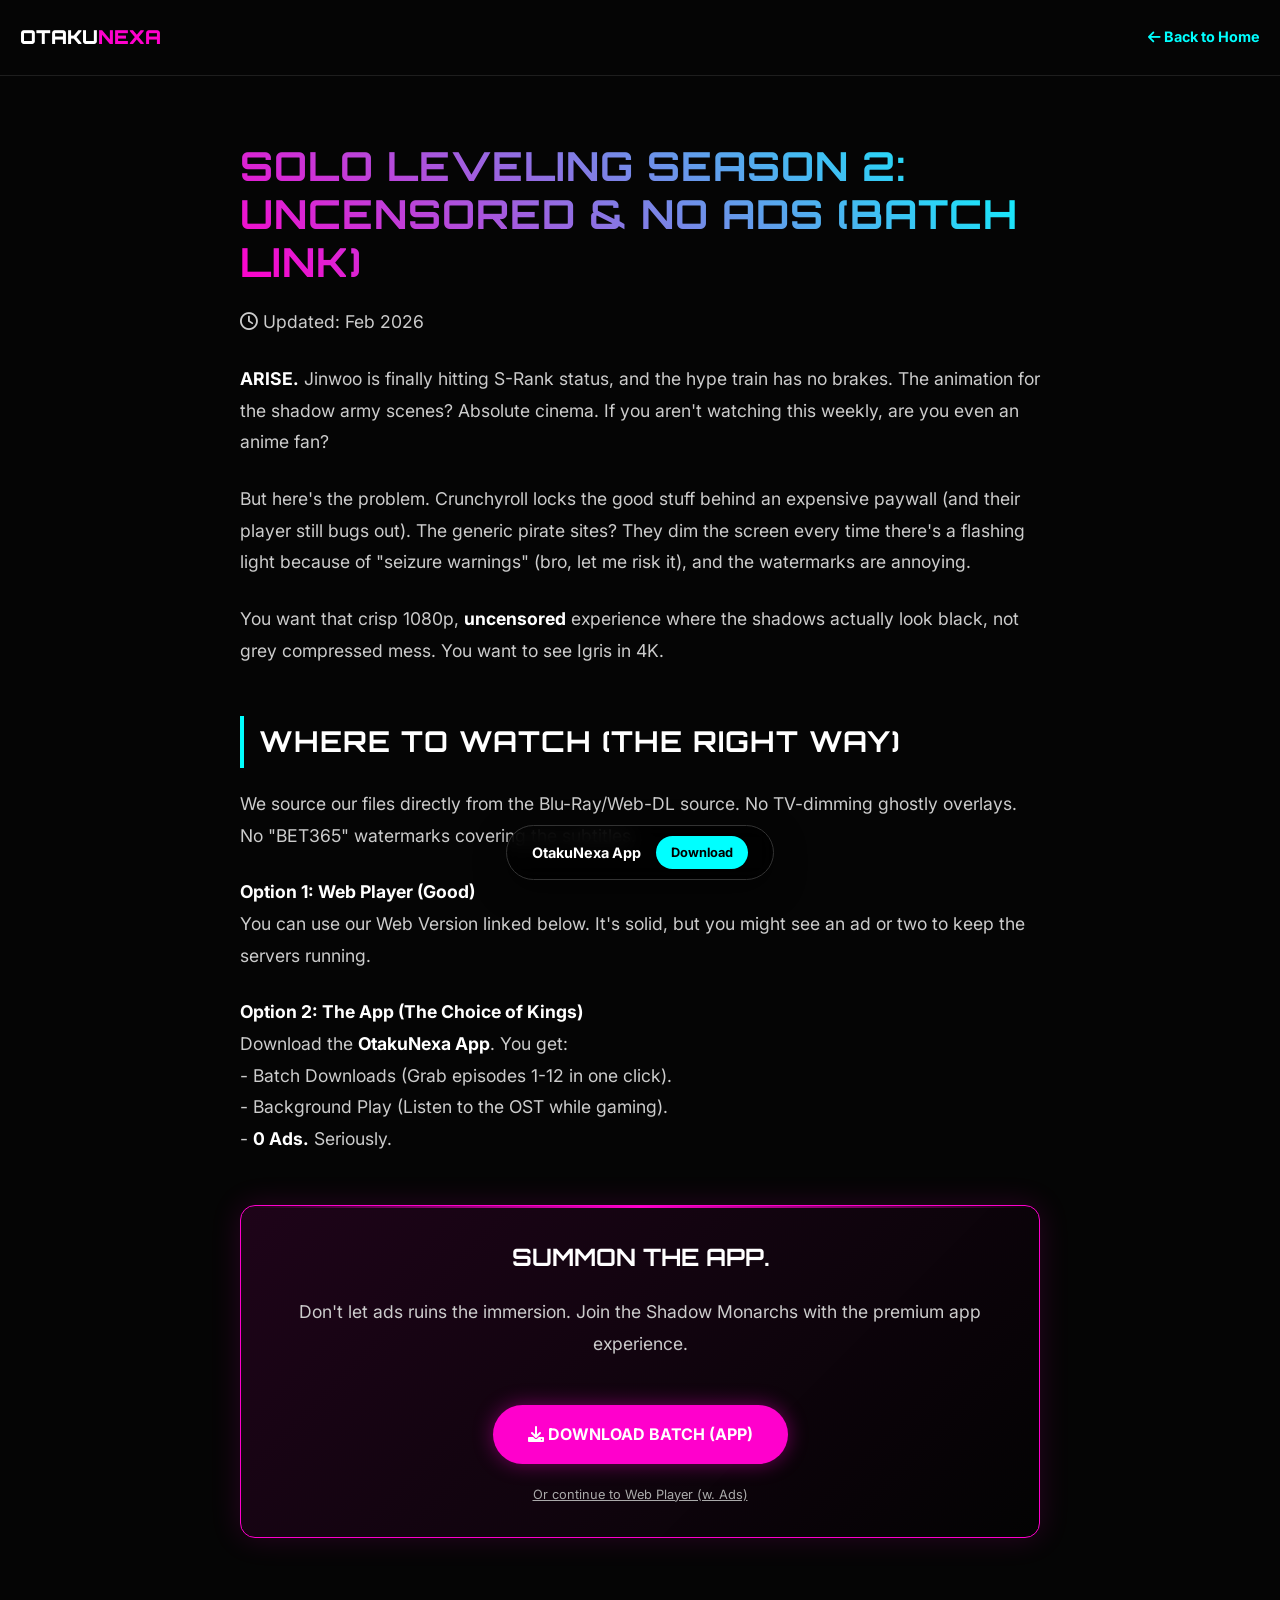
<file: watch-solo-leveling.html>
<!DOCTYPE html>
<html lang="en">

<head>
    <meta charset="UTF-8">
    <meta name="viewport" content="width=device-width, initial-scale=1.0">
    <!-- SEO META TAGS -->
    <title>Solo Leveling Season 2: Uncensored & No Ads (Batch Link)</title>
    <meta name="description"
        content="Watch Solo Leveling Season 2 online for free. Uncensored, 1080p, and no ads. Batch download links available on OtakuNexa.">
    <meta name="keywords"
        content="solo leveling season 2 free, watch solo leveling uncensored, anime batch download, otakunexa">

    <!-- FONTS & ICONS -->
    <link rel="stylesheet" href="https://cdnjs.cloudflare.com/ajax/libs/font-awesome/6.0.0/css/all.min.css">
    <link
        href="https://fonts.googleapis.com/css2?family=Orbitron:wght@400;500;700;900&family=Inter:wght@300;400;600&display=swap"
        rel="stylesheet">

    <!-- STYLES -->
    <link rel="stylesheet" href="assets/style-content.css">
</head>

<body>

    <!-- NAV -->
    <nav class="simple-nav">
        <a href="index.html" class="nav-brand">OTAKU<span style="color:var(--neon-pink)">NEXA</span></a>
        <a href="index.html" class="back-link"><i class="fas fa-arrow-left"></i> Back to Home</a>
    </nav>

    <div class="content-container">

        <!-- [AD SLOT: TOP] -->
        <div id="ad-top" class="ad-slot"></div>

        <!-- HEADER -->
        <h1 id="page-title">Solo Leveling Season 2: Uncensored & No Ads (Batch Link)</h1>
        <p class="meta-info"><i class="far fa-clock"></i> Updated: Feb 2026</p>

        <div id="article-body">
            <p><strong>ARISE.</strong> Jinwoo is finally hitting S-Rank status, and the hype train has no brakes. The
                animation for the shadow army scenes? Absolute cinema. If you aren't watching this weekly, are you even
                an anime fan?</p>

            <p>But here's the problem. Crunchyroll locks the good stuff behind an expensive paywall (and their player
                still bugs out). The generic pirate sites? They dim the screen every time there's a flashing light
                because of "seizure warnings" (bro, let me risk it), and the watermarks are annoying.</p>

            <p>You want that crisp 1080p, <strong>uncensored</strong> experience where the shadows actually look black,
                not grey compressed mess. You want to see Igris in 4K.</p>

            <!-- [AD SLOT: MID] -->
            <div id="ad-mid" class="ad-slot"></div>

            <h2>Where to Watch (The Right Way)</h2>
            <p>We source our files directly from the Blu-Ray/Web-DL source. No TV-dimming ghostly overlays. No "BET365"
                watermarks covering the subtitles.</p>

            <p><strong>Option 1: Web Player (Good)</strong><br>
                You can use our Web Version linked below. It's solid, but you might see an ad or two to keep the servers
                running.</p>

            <p><strong>Option 2: The App (The Choice of Kings)</strong><br>
                Download the <strong>OtakuNexa App</strong>. You get:<br>
                - Batch Downloads (Grab episodes 1-12 in one click).<br>
                - Background Play (Listen to the OST while gaming).<br>
                - <strong>0 Ads.</strong> Seriously.</p>
        </div>

        <!-- CTA BOX -->
        <div class="app-cta-box">
            <div class="cta-title">SUMMON THE APP.</div>
            <p>Don't let ads ruins the immersion. Join the Shadow Monarchs with the premium app experience.</p>
            <a href="index.html" class="cta-btn"><i class="fas fa-download"></i> DOWNLOAD BATCH (APP)</a>
            <div style="margin-top: 15px;">
                <a href="config.js" onclick="event.preventDefault(); document.getElementById('btn-web-launch').click();"
                    style="color: #aaa; text-decoration: underline; font-size: 0.8rem;">Or continue to Web Player (w.
                    Ads)</a>
            </div>
        </div>

    </div>

    <!-- STICKY FOOTER -->
    <div class="sticky-footer">
        <span style="color:white; font-weight:bold; font-size:0.9rem;">OtakuNexa App</span>
        <a href="index.html"
            style="background:var(--neon-cyan); color:black; padding:5px 15px; border-radius:20px; text-decoration:none; font-weight:bold; font-size:0.8rem;">Download</a>
    </div>

    <!-- SCRIPTS -->
    <script src="config.js"></script>
    <script src="assets/adsConfig.js"></script>
    <script>
        document.addEventListener('DOMContentLoaded', () => {
            if (typeof ADS_CONFIG === 'undefined') return;
            const globalEnabled = ADS_CONFIG.enableGlobalAds;

            const injectAd = (slotId, configKey) => {
                const el = document.getElementById(slotId);
                if (!el) return;
                const slotConfig = ADS_CONFIG.slots[configKey];
                if (globalEnabled && slotConfig && slotConfig.enabled) {
                    el.innerHTML = slotConfig.code;
                } else {
                    el.classList.add('collapsed');
                }
            };

            injectAd('ad-top', 'topBanner');
            injectAd('ad-mid', 'midContent');

            if (globalEnabled && ADS_CONFIG.slots.popUnder && ADS_CONFIG.slots.popUnder.enabled) {
                const popDiv = document.createElement('div');
                popDiv.innerHTML = ADS_CONFIG.slots.popUnder.code;
                document.body.appendChild(popDiv);
            }
        });
    </script>
</body>

</html>
</file>
<file: assets/style-content.css>
/* ============================================================
   OtakuNexa Content Theme - "Neon Cyberpunk"
   ============================================================ */

:root {
    --bg-dark: #050505;
    --bg-card: #0f0f12;
    --neon-pink: #FF00CC;
    --neon-cyan: #00FFFF;
    --text-main: #e0e0e0;
    --text-muted: #888;
    --font-head: 'Orbitron', sans-serif;
    /* Assuming you have this or similar */
    --font-body: 'Inter', sans-serif;
}

body {
    background-color: var(--bg-dark);
    color: var(--text-main);
    font-family: var(--font-body);
    margin: 0;
    padding: 0;
    line-height: 1.8;
}

/* --- LAYOUT --- */
.content-container {
    max-width: 800px;
    margin: 0 auto;
    padding: 40px 20px;
}

/* --- TYPOGRAPHY --- */
h1,
h2,
h3 {
    font-family: var(--font-head);
    text-transform: uppercase;
    color: white;
    letter-spacing: 1px;
}

h1 {
    font-size: 2.5rem;
    background: linear-gradient(45deg, var(--neon-pink), var(--neon-cyan));
    -webkit-background-clip: text;
    -webkit-text-fill-color: transparent;
    margin-bottom: 20px;
    line-height: 1.2;
}

h2 {
    font-size: 1.8rem;
    border-left: 4px solid var(--neon-cyan);
    padding-left: 15px;
    margin-top: 50px;
    margin-bottom: 20px;
}

p {
    margin-bottom: 25px;
    font-size: 1.1rem;
    color: #ccc;
}

strong {
    color: white;
    font-weight: 700;
}

/* --- IMAGES & MEDIA --- */
img {
    width: 100%;
    height: auto;
    border-radius: 12px;
    box-shadow: 0 5px 25px rgba(0, 255, 255, 0.15);
    margin: 25px 0;
    object-fit: cover;
    display: block;
}

/* --- AD SLOTS --- */
.ad-slot {
    margin: 40px 0;
    background: rgba(255, 255, 255, 0.02);
    min-height: 10px;
    display: flex;
    justify-content: center;
    align-items: center;
    border-radius: 8px;
    overflow: hidden;
}

/* UTILITY: Hides ads when disabled */
.ad-slot.collapsed {
    display: none !important;
    margin: 0 !important;
    padding: 0 !important;
}

/* --- CTA BOX (The "Trojan Horse") --- */
.app-cta-box {
    background: linear-gradient(135deg, rgba(255, 0, 204, 0.1), rgba(0, 0, 0, 0.4));
    border: 1px solid var(--neon-pink);
    border-radius: 15px;
    padding: 30px;
    text-align: center;
    margin: 50px 0;
    box-shadow: 0 0 30px rgba(255, 0, 204, 0.15);
    position: relative;
    overflow: hidden;
}

.app-cta-box::before {
    content: '';
    position: absolute;
    top: 0;
    left: 0;
    right: 0;
    height: 2px;
    background: linear-gradient(90deg, transparent, var(--neon-pink), transparent);
    animation: scanline 3s infinite linear;
}

@keyframes scanline {
    0% {
        transform: translateX(-100%);
    }

    100% {
        transform: translateX(100%);
    }
}

.cta-title {
    font-size: 1.5rem;
    font-weight: bold;
    color: white;
    margin-bottom: 10px;
    font-family: var(--font-head);
}

.cta-btn {
    display: inline-block;
    background: var(--neon-pink);
    color: white;
    font-weight: bold;
    padding: 15px 35px;
    border-radius: 50px;
    /* Pill shape */
    text-decoration: none;
    margin-top: 20px;
    box-shadow: 0 0 20px rgba(255, 0, 204, 0.4);
    transition: transform 0.2s, box-shadow 0.2s;
}

.cta-btn:hover {
    transform: scale(1.05);
    box-shadow: 0 0 40px rgba(255, 0, 204, 0.7);
}

/* --- NAVIGATION & FOOTER --- */
.simple-nav {
    padding: 20px;
    border-bottom: 1px solid rgba(255, 255, 255, 0.1);
    display: flex;
    justify-content: space-between;
    align-items: center;
}

.nav-brand {
    font-family: var(--font-head);
    font-weight: 900;
    font-size: 1.2rem;
    color: white;
    text-decoration: none;
}

.back-link {
    color: var(--neon-cyan);
    text-decoration: none;
    font-weight: bold;
    font-size: 0.9rem;
}

.back-link:hover {
    text-decoration: underline;
}

.sticky-footer {
    position: fixed;
    bottom: 20px;
    left: 50%;
    transform: translateX(-50%);
    background: rgba(0, 0, 0, 0.8);
    backdrop-filter: blur(10px);
    border: 1px solid #333;
    padding: 10px 25px;
    border-radius: 50px;
    display: flex;
    gap: 15px;
    align-items: center;
    z-index: 100;
    box-shadow: 0 10px 30px rgba(0, 0, 0, 0.5);
    width: max-content;
    max-width: 90%;
}

@media (max-width: 600px) {
    h1 {
        font-size: 1.8rem;
    }

    h2 {
        font-size: 1.4rem;
        margin-top: 30px;
    }

    .content-container {
        padding: 20px 15px;
    }

    /* Fix Big Button on Mobile */
    .cta-btn {
        display: block;
        /* Full width on mobile */
        width: 100%;
        box-sizing: border-box;
        padding: 12px 20px;
        font-size: 0.95rem;
        margin-top: 15px;
    }

    .app-cta-box {
        padding: 20px;
        margin: 30px 0;
    }

    .cta-title {
        font-size: 1.2rem;
    }

    /* Sticky Footer Adjustments */
    .sticky-footer {
        width: 90%;
        max-width: none;
        padding: 8px 15px;
        bottom: 15px;
        justify-content: space-between;
    }
}
</file>
